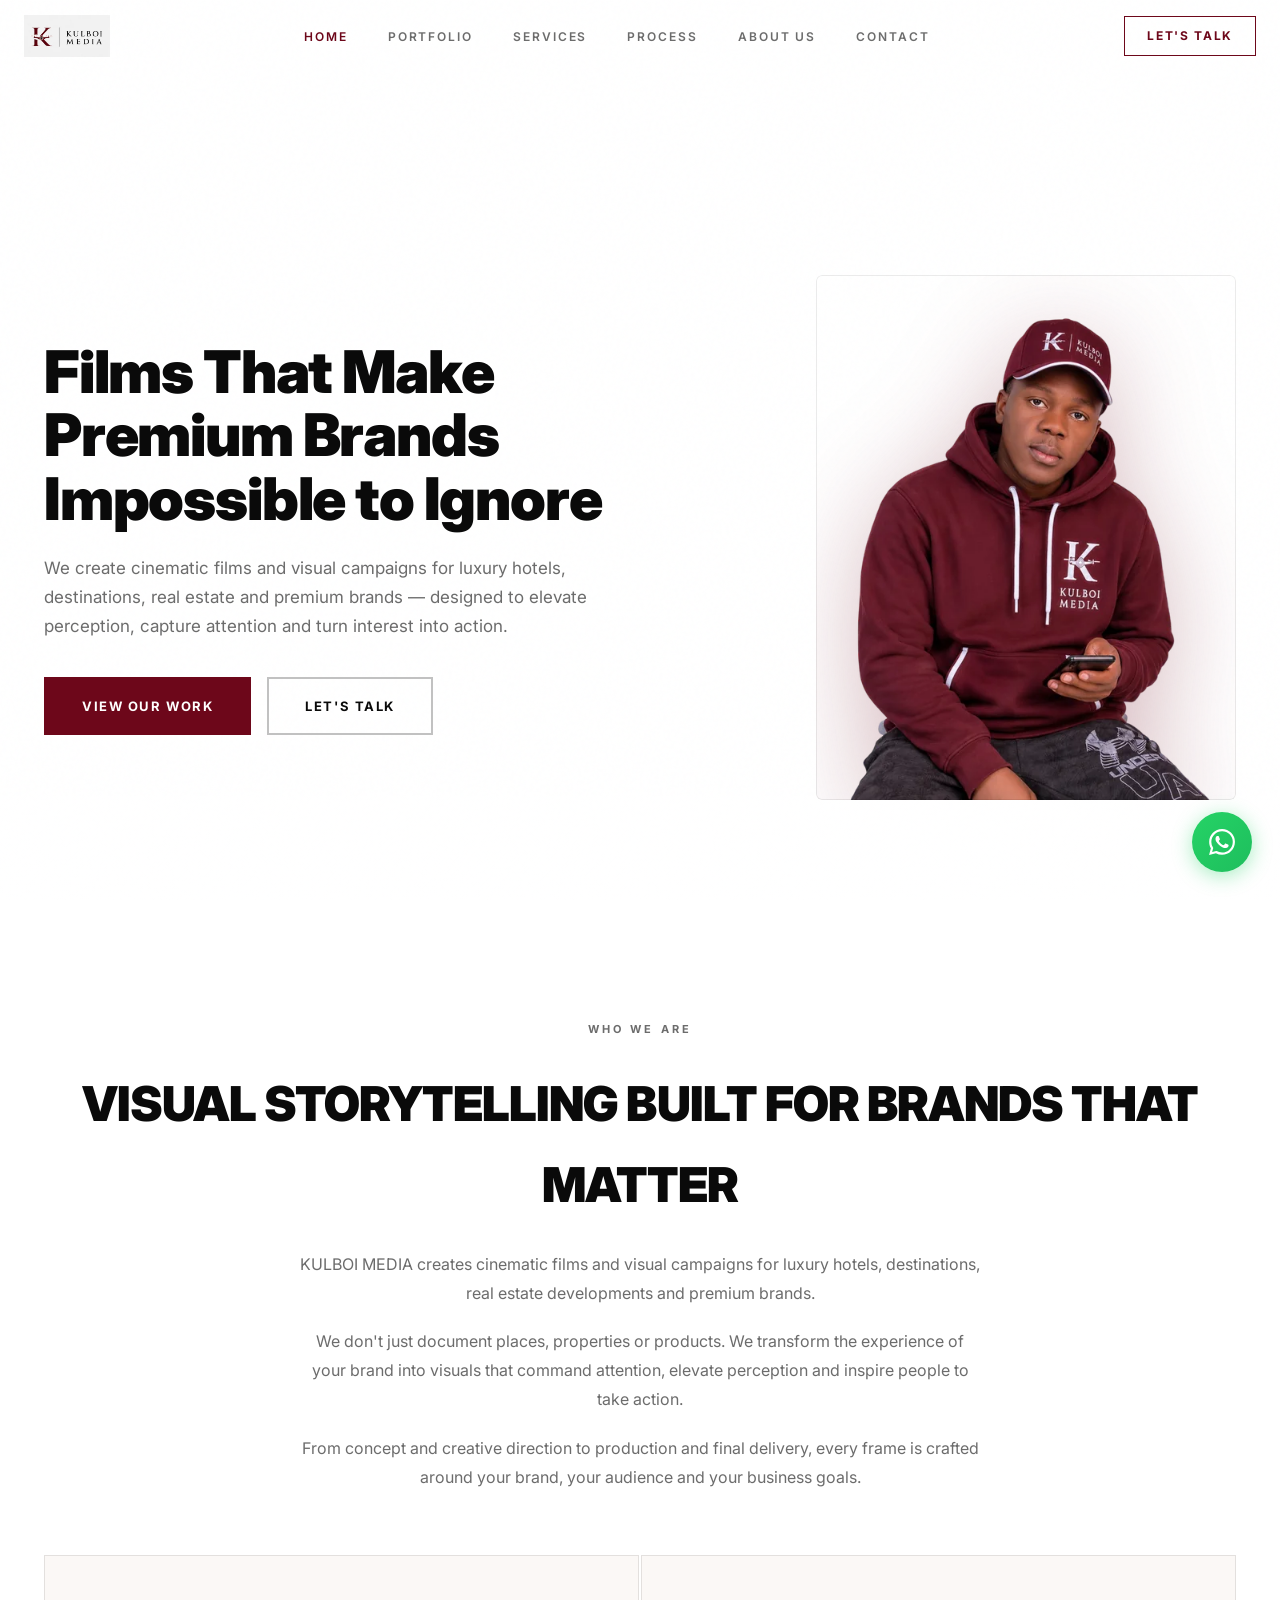
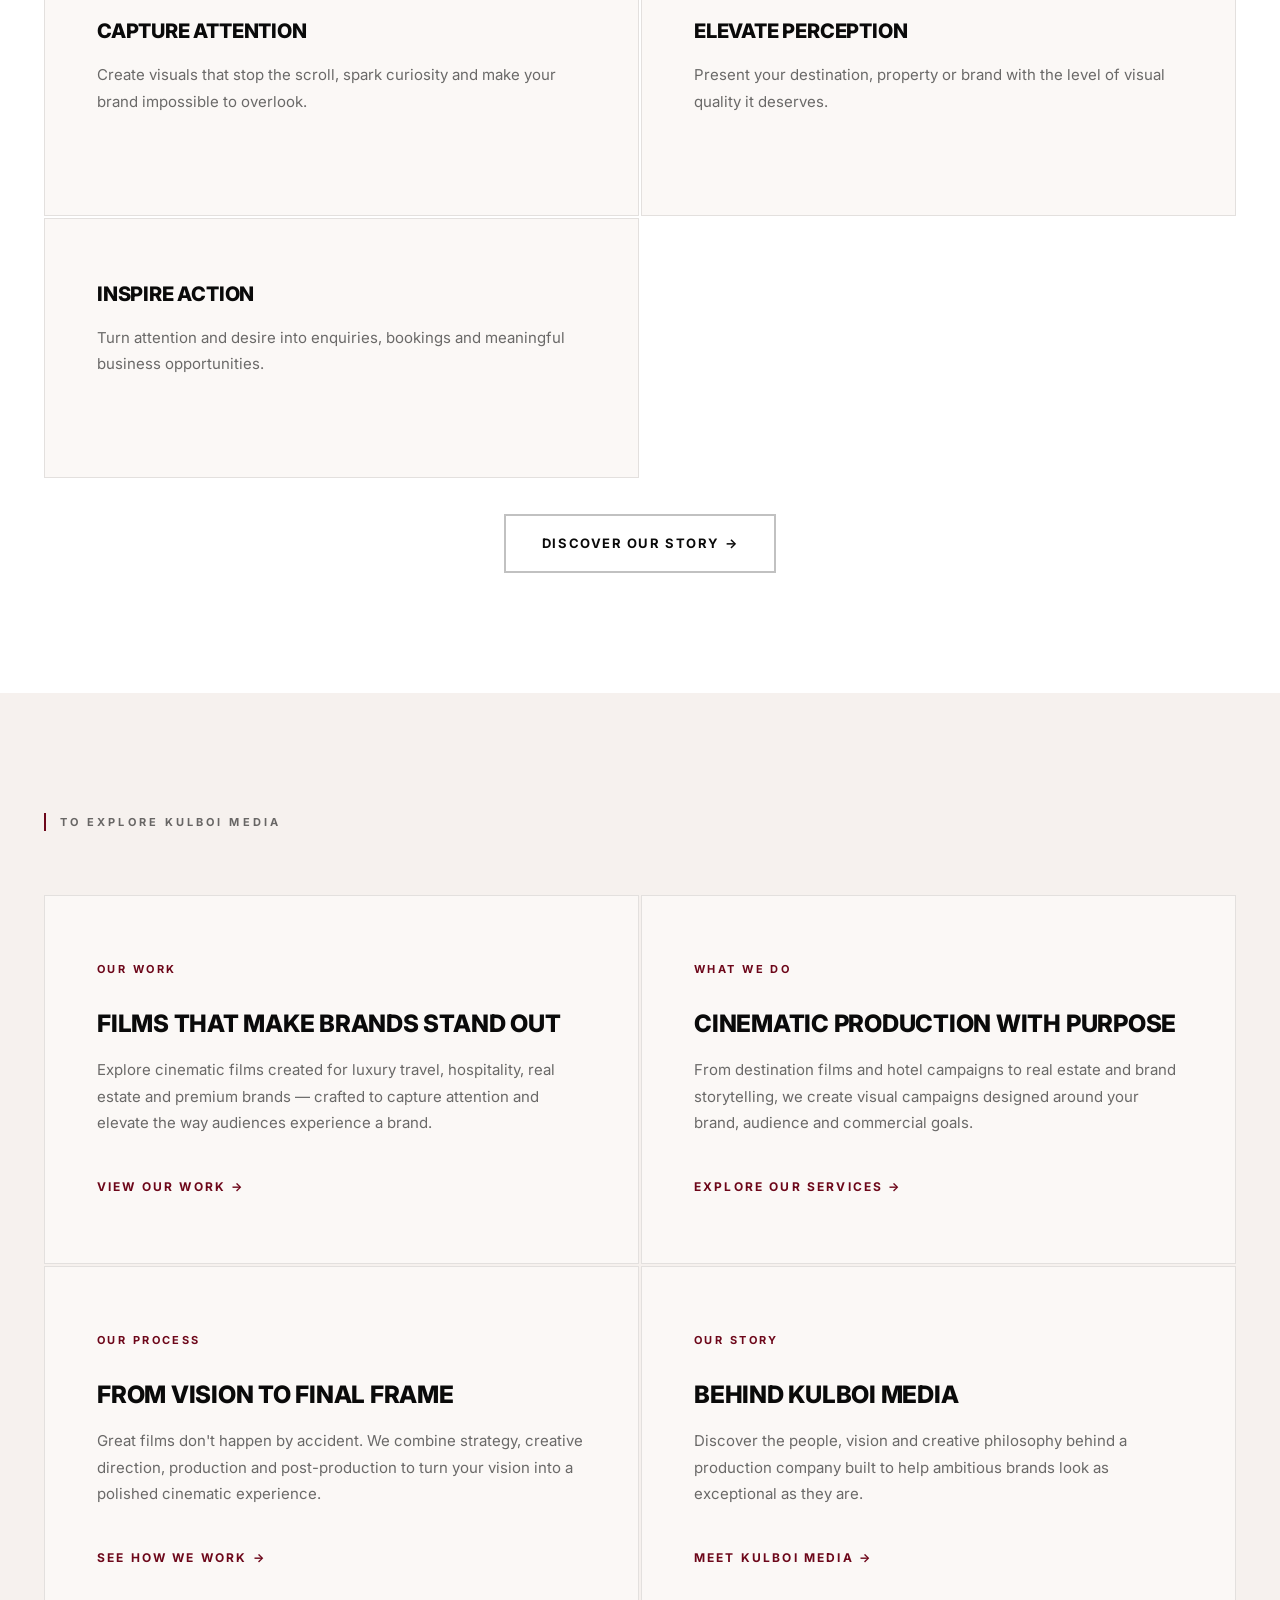
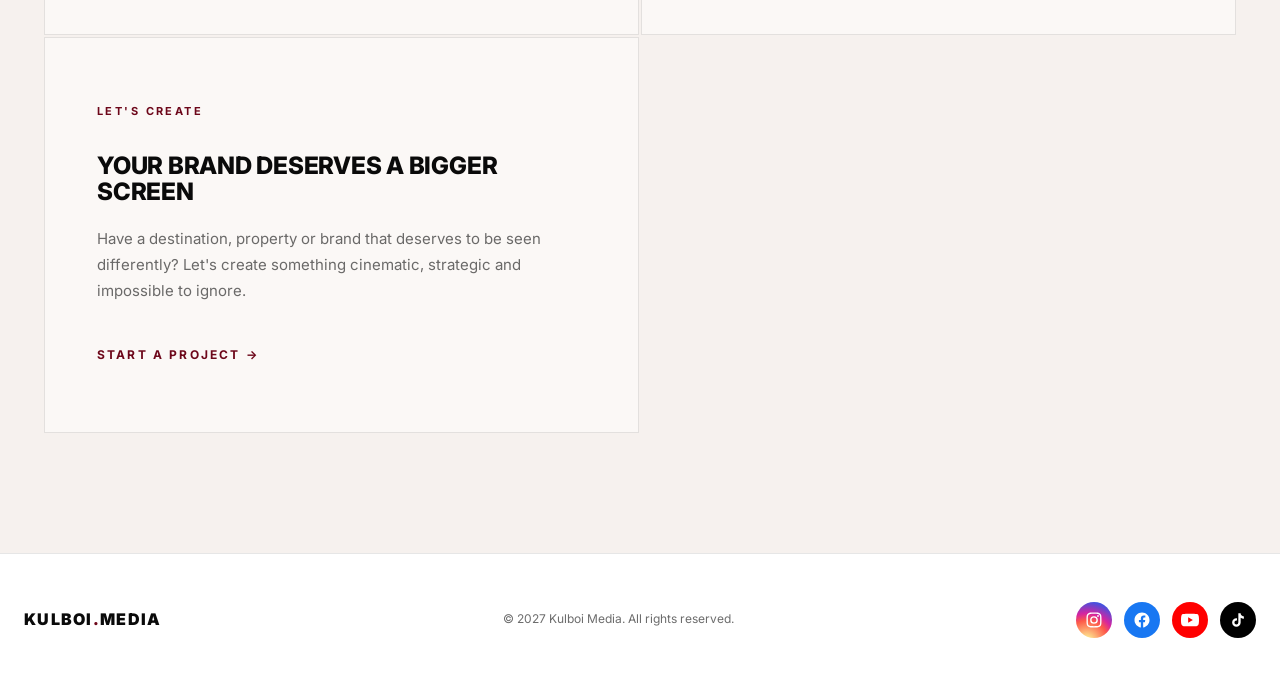
<file: index.html>
<!DOCTYPE html>
<html lang="en">
<head>
  <meta charset="UTF-8" />
  <meta name="viewport" content="width=device-width, initial-scale=1.0" />

  <!-- Google tag (gtag.js) -->
  <script async src="https://www.googletagmanager.com/gtag/js?id=G-SZM7FCKKSF"></script>
  <script>
    window.dataLayer = window.dataLayer || [];
    function gtag(){dataLayer.push(arguments);}
    gtag('js', new Date());
    gtag('config', 'G-SZM7FCKKSF');
  </script>
  <title>Luxury Travel Films & Brand Video Production | Kulboi Media Kenya</title>
  <meta name="description" content="Cinematic travel films, real estate visuals, and brand storytelling for destinations and businesses in Kenya and beyond." />
  <meta name="keywords" content="visual campaigns Kenya, brand films Kenya, destination films Kenya, cinematic content Kenya, real estate video Kenya, creative production Africa, hotel promotional video Kenya, brand video production Kenya" />
  <meta property="og:title" content="Luxury Travel Films & Brand Video Production | Kulboi Media Kenya" />
  <meta property="og:description" content="Cinematic travel films, real estate visuals, and brand storytelling for destinations and businesses in Kenya and beyond." />
  <meta property="og:type" content="website" />
  <meta property="og:url" content="https://www.kulboimedia.co.ke" />
  <meta property="og:site_name" content="Kulboi Media" />
  <meta property="og:locale" content="en_US" />
  <meta property="og:image" content="https://www.kulboimedia.co.ke/images/portfolio-travel.webp" />
  <meta property="og:image:width" content="1297" />
  <meta property="og:image:height" content="1213" />
  <meta name="twitter:card" content="summary_large_image" />
  <meta name="twitter:title" content="Luxury Travel Films & Brand Video Production | Kulboi Media Kenya" />
  <meta name="twitter:description" content="Cinematic travel films, real estate visuals, and brand storytelling for destinations and businesses in Kenya and beyond." />
  <meta name="twitter:image" content="https://www.kulboimedia.co.ke/images/portfolio-travel.webp" />
  <link rel="canonical" href="https://www.kulboimedia.co.ke" />

  <meta name="theme-color" content="#6D071A" />
  <link rel="icon" href="/favicon.ico" sizes="any">
  <link rel="icon" type="image/png" sizes="16x16" href="/favicon-16x16.png">
  <link rel="icon" type="image/png" sizes="32x32" href="/favicon-32x32.png">
  <link rel="icon" type="image/png" sizes="48x48" href="/favicon-48x48.png">
  <link rel="icon" type="image/png" sizes="192x192" href="/android-chrome-192x192.png">
  <link rel="apple-touch-icon" sizes="180x180" href="/apple-touch-icon.png">
  <link rel="manifest" href="/site.webmanifest">

  <!-- JSON-LD Schema: Organization + LocalBusiness -->
  <script type="application/ld+json">
  {
    "@context": "https://schema.org",
    "@graph": [
      {
        "@type": "Organization",
        "@id": "https://www.kulboimedia.co.ke/#organization",
        "name": "Kulboi Media",
        "url": "https://www.kulboimedia.co.ke",
        "logo": {
          "@type": "ImageObject",
          "url": "https://www.kulboimedia.co.ke/images/logo-mark.png"
        },
        "image": "https://www.kulboimedia.co.ke/images/logo-mark.png",
        "email": "kulboimedia@gmail.com",
        "telephone": "+254757309565",
        "description": "Cinematic travel films, real estate visuals, and brand storytelling for destinations and businesses in Kenya and beyond.",
        "sameAs": [
          "https://www.facebook.com/kulboimedia",
          "https://www.instagram.com/kulboimedia",
          "https://www.tiktok.com/@kulboimedia",
          "https://www.youtube.com/@kulboimedia"
        ]
      },
      {
        "@type": "LocalBusiness",
        "@id": "https://www.kulboimedia.co.ke/#localbusiness",
        "parentOrganization": { "@id": "https://www.kulboimedia.co.ke/#organization" },
        "name": "Kulboi Media",
        "url": "https://www.kulboimedia.co.ke",
        "image": "https://www.kulboimedia.co.ke/images/logo-mark.png",
        "telephone": "+254757309565",
        "email": "kulboimedia@gmail.com",
        "priceRange": "$$",
        "address": {
          "@type": "PostalAddress",
          "addressCountry": "KE"
        },
        "areaServed": ["Kenya", "Africa", "Worldwide"],
        "description": "Cinematic travel films, real estate visuals, and brand storytelling for destinations and businesses in Kenya and beyond."
      }
    ]
  }
  </script>

  <link rel="preconnect" href="https://fonts.googleapis.com" />
  <link rel="preconnect" href="https://fonts.gstatic.com" crossorigin />
  <link rel="preload" as="style" href="https://fonts.googleapis.com/css2?family=Inter:wght@400;500;600;700;800;900&display=swap" />
  <link href="https://fonts.googleapis.com/css2?family=Inter:wght@400;500;600;700;800;900&display=swap" rel="stylesheet" media="print" onload="this.media='all'" />
  <noscript><link href="https://fonts.googleapis.com/css2?family=Inter:wght@400;500;600;700;800;900&display=swap" rel="stylesheet" /></noscript>
  <link rel="stylesheet" href="/styles.css" />

</head>
<body>

  <!-- NAV -->
  <nav id="main-nav">
    <div class="nav-inner">
      <a class="nav-logo" href="/"><img class="nav-logo-img" src="/images/logo-nav.webp" alt="Kulboi Media Logo" width="330" height="162" decoding="async" fetchpriority="high" /></a>
      <ul class="nav-links">
        <li><a href="/" aria-current="page">Home</a></li>
        <li><a href="/portfolio">Portfolio</a></li>
        <li><a href="/services">Services</a></li>
        <li><a href="/process">Process</a></li>
        <li><a href="/about">About us</a></li>
        <li><a href="/contact">Contact</a></li>
      </ul>
      <a class="nav-cta" href="https://wa.me/254757309565?text=Hi%20Kulboi%20Media%2C%20I%20want%20to%20book%20a%20project." target="_blank" rel="noopener">Let's Talk</a>
      <button class="hamburger" id="hamburger" aria-label="Toggle menu">
        <span></span><span></span><span></span>
      </button>
    </div>
  </nav>

  <!-- MOBILE MENU -->
  <div class="mobile-menu" id="mobile-menu">
    <a class="mobile-link" href="/" aria-current="page">Home</a>
    <a class="mobile-link" href="/portfolio">Portfolio</a>
    <a class="mobile-link" href="/services">Services</a>
    <a class="mobile-link" href="/process">Process</a>
    <a class="mobile-link" href="/about">About us</a>
    <a class="mobile-link" href="/contact">Contact</a>
    <a href="https://wa.me/254757309565?text=Hi%20Kulboi%20Media%2C%20I%20want%20to%20book%20a%20project." target="_blank" rel="noopener" class="btn-primary">Let's Talk</a>
  </div>

  <!-- HERO -->
  <section id="hero">
    <div class="hero-video-bg">
      <!-- Replace this div with a <video autoplay muted loop playsinline> when deploying -->
    </div>
    <div class="hero-content">
      <div class="hero-grid">
        <div class="hero-copy">
          <h1 class="hero-h1 reveal reveal-delay-2">Films That Make Premium Brands Impossible to Ignore</h1>
          <p class="hero-sub reveal reveal-delay-3" style="margin-bottom:36px;">
            We create cinematic films and visual campaigns for luxury hotels, destinations, real estate and premium brands — designed to elevate perception, capture attention and turn interest into action.
          </p>
          <div class="hero-btns reveal reveal-delay-4">
            <a href="/portfolio" class="btn-primary">View Our Work</a>
            <a href="https://wa.me/254757309565?text=Hi%20Kulboi%20Media%2C%20I%20want%20to%20book%20a%20project." target="_blank" rel="noopener" class="btn-outline">Let's Talk</a>
          </div>
        </div>
        <div class="hero-visual reveal reveal-delay-2">
          <img src="/images/logo-hero.webp" alt="Kulboi Media branded model" width="640" height="655" decoding="async" fetchpriority="high" />
        </div>
      </div>
    </div>
  </section>

  <!-- INTRO -->
  <section id="intro" class="section">
    <div class="container" style="text-align:center;">
      <p class="section-label reveal" style="margin:0 auto 24px; border-left:none; padding-left:0;">WHO WE ARE</p>
      <h2 class="process-title reveal reveal-delay-1" style="margin-bottom:24px;">Visual Storytelling Built for Brands That Matter</h2>
      <p class="why-body reveal reveal-delay-2" style="max-width:680px; margin:0 auto 20px; font-size:16px;">
        KULBOI MEDIA creates cinematic films and visual campaigns for luxury hotels, destinations, real estate developments and premium brands.
      </p>
      <p class="why-body reveal reveal-delay-2" style="max-width:680px; margin:0 auto 20px; font-size:16px;">
        We don't just document places, properties or products. We transform the experience of your brand into visuals that command attention, elevate perception and inspire people to take action.
      </p>
      <p class="why-body reveal reveal-delay-2" style="max-width:680px; margin:0 auto 36px; font-size:16px;">
        From concept and creative direction to production and final delivery, every frame is crafted around your brand, your audience and your business goals.
      </p>
      <div class="services-grid reveal reveal-delay-3" style="text-align:left;">
        <div class="service-card">
          <h3 class="service-title" style="font-size:20px;">CAPTURE ATTENTION</h3>
          <p class="service-desc">Create visuals that stop the scroll, spark curiosity and make your brand impossible to overlook.</p>
        </div>
        <div class="service-card">
          <h3 class="service-title" style="font-size:20px;">ELEVATE PERCEPTION</h3>
          <p class="service-desc">Present your destination, property or brand with the level of visual quality it deserves.</p>
        </div>
        <div class="service-card">
          <h3 class="service-title" style="font-size:20px;">INSPIRE ACTION</h3>
          <p class="service-desc">Turn attention and desire into enquiries, bookings and meaningful business opportunities.</p>
        </div>
      </div>
      <div class="reveal reveal-delay-4" style="margin-top:36px;">
        <a href="/about" class="btn-outline">DISCOVER OUR STORY →</a>
      </div>
    </div>
  </section>

  <!-- EXPLORE / PAGE PREVIEWS -->
  <section id="explore" class="section" style="background: var(--charcoal);">
    <div class="container">
      <p class="section-label reveal">TO EXPLORE KULBOI MEDIA</p>
      <div class="services-grid reveal reveal-delay-1">
        <div class="service-card">
          <span class="service-num">OUR WORK</span>
          <h3 class="service-title" style="font-size:24px;">Films That Make Brands Stand Out</h3>
          <p class="service-desc">Explore cinematic films created for luxury travel, hospitality, real estate and premium brands — crafted to capture attention and elevate the way audiences experience a brand.</p>
          <a href="/portfolio" class="service-link">VIEW OUR WORK →</a>
        </div>
        <div class="service-card">
          <span class="service-num">WHAT WE DO</span>
          <h3 class="service-title" style="font-size:24px;">Cinematic Production With Purpose</h3>
          <p class="service-desc">From destination films and hotel campaigns to real estate and brand storytelling, we create visual campaigns designed around your brand, audience and commercial goals.</p>
          <a href="/services" class="service-link">EXPLORE OUR SERVICES →</a>
        </div>
        <div class="service-card">
          <span class="service-num">OUR PROCESS</span>
          <h3 class="service-title" style="font-size:24px;">From Vision to Final Frame</h3>
          <p class="service-desc">Great films don't happen by accident. We combine strategy, creative direction, production and post-production to turn your vision into a polished cinematic experience.</p>
          <a href="/process" class="service-link">SEE HOW WE WORK →</a>
        </div>
        <div class="service-card">
          <span class="service-num">OUR STORY</span>
          <h3 class="service-title" style="font-size:24px;">Behind KULBOI MEDIA</h3>
          <p class="service-desc">Discover the people, vision and creative philosophy behind a production company built to help ambitious brands look as exceptional as they are.</p>
          <a href="/about" class="service-link">MEET KULBOI MEDIA →</a>
        </div>
        <div class="service-card">
          <span class="service-num">LET'S CREATE</span>
          <h3 class="service-title" style="font-size:24px;">Your Brand Deserves a Bigger Screen</h3>
          <p class="service-desc">Have a destination, property or brand that deserves to be seen differently? Let's create something cinematic, strategic and impossible to ignore.</p>
          <a href="/contact" class="service-link">START A PROJECT →</a>
        </div>
      </div>
    </div>
  </section>

  <!-- FOOTER -->
  <footer>
    <div class="footer-inner">
      <a class="footer-logo" href="/">KULBOI<span>.</span>MEDIA</a>
      <p class="footer-copy">© 2027 Kulboi Media. All rights reserved.</p>
      <div class="social-icons">
        <a href="https://www.instagram.com/kulboimedia" target="_blank" rel="noopener" aria-label="Instagram" class="social-icon-link social-icon-instagram">
          <svg viewBox="0 0 24 24" fill="none" xmlns="http://www.w3.org/2000/svg">
            <path d="M12 2c2.717 0 3.056.01 4.122.06 1.065.05 1.79.217 2.428.465.66.256 1.216.6 1.772 1.153a4.908 4.908 0 0 1 1.153 1.772c.247.637.415 1.363.465 2.428.047 1.066.06 1.405.06 4.122 0 2.717-.01 3.056-.06 4.122-.05 1.065-.218 1.79-.465 2.428a4.883 4.883 0 0 1-1.153 1.772 4.915 4.915 0 0 1-1.772 1.153c-.637.247-1.363.415-2.428.465-1.066.047-1.405.06-4.122.06-2.717 0-3.056-.01-4.122-.06-1.065-.05-1.79-.218-2.428-.465a4.89 4.89 0 0 1-1.772-1.153 4.904 4.904 0 0 1-1.153-1.772c-.248-.637-.415-1.363-.465-2.428C2.013 15.056 2 14.717 2 12c0-2.717.01-3.056.06-4.122.05-1.066.217-1.79.465-2.428a4.9 4.9 0 0 1 1.153-1.772A4.897 4.897 0 0 1 5.45 2.525c.638-.248 1.362-.415 2.428-.465C8.944 2.013 9.283 2 12 2zm0 1.802c-2.67 0-2.986.01-4.04.058-.976.045-1.505.207-1.858.344-.466.182-.8.398-1.15.748-.35.35-.566.683-.748 1.15-.137.353-.3.882-.344 1.857-.048 1.055-.058 1.37-.058 4.041 0 2.67.01 2.986.058 4.04.045.976.207 1.505.344 1.858.182.466.399.8.748 1.15.35.35.684.566 1.15.748.353.137.882.3 1.857.344 1.054.048 1.37.058 4.041.058 2.67 0 2.987-.01 4.04-.058.976-.045 1.506-.207 1.858-.344.466-.182.8-.398 1.15-.748.35-.35.567-.684.748-1.15.137-.353.3-.882.345-1.857.047-1.055.058-1.37.058-4.041 0-2.67-.01-2.986-.058-4.04-.046-.976-.208-1.505-.345-1.858a3.097 3.097 0 0 0-.748-1.15 3.098 3.098 0 0 0-1.15-.748c-.352-.137-.882-.3-1.857-.344-1.054-.048-1.37-.058-4.041-.058zM12 6.865A5.135 5.135 0 1 1 12 17.135 5.135 5.135 0 0 1 12 6.865zm0 1.802a3.333 3.333 0 1 0 0 6.666 3.333 3.333 0 0 0 0-6.666zm6.538-2.002a1.2 1.2 0 1 1-2.4 0 1.2 1.2 0 0 1 2.4 0z" fill="white"/>
          </svg>
        </a>
        <a href="https://www.facebook.com/kulboimedia" target="_blank" rel="noopener" aria-label="Facebook" class="social-icon-link social-icon-facebook">
          <svg viewBox="0 0 24 24" fill="none" xmlns="http://www.w3.org/2000/svg">
            <path d="M22 12.06C22 6.504 17.523 2 12 2S2 6.504 2 12.06c0 5.022 3.657 9.184 8.438 9.94v-7.03H7.898v-2.91h2.54V9.845c0-2.522 1.492-3.915 3.777-3.915 1.094 0 2.238.197 2.238.197v2.476h-1.26c-1.243 0-1.63.78-1.63 1.58v1.897h2.773l-.443 2.91h-2.33V22c4.78-.756 8.437-4.918 8.437-9.94z" fill="white"/>
          </svg>
        </a>
        <a href="https://www.youtube.com/@kulboimedia" target="_blank" rel="noopener" aria-label="YouTube" class="social-icon-link social-icon-youtube">
          <svg viewBox="0 0 24 24" fill="none" xmlns="http://www.w3.org/2000/svg">
            <path d="M23.498 6.186a3.016 3.016 0 0 0-2.122-2.136C19.505 3.545 12 3.545 12 3.545s-7.505 0-9.377.505A3.017 3.017 0 0 0 .502 6.186C0 8.07 0 12 0 12s0 3.93.502 5.814a3.016 3.016 0 0 0 2.122 2.136c1.871.505 9.376.505 9.376.505s7.505 0 9.377-.505a3.015 3.015 0 0 0 2.122-2.136C24 15.93 24 12 24 12s0-3.93-.502-5.814zM9.546 15.568V8.432L15.818 12l-6.272 3.568z" fill="white"/>
          </svg>
        </a>
        <a href="https://www.tiktok.com/@kulboimedia" target="_blank" rel="noopener" aria-label="TikTok" class="social-icon-link social-icon-tiktok">
          <svg viewBox="0 0 24 24" fill="none" xmlns="http://www.w3.org/2000/svg">
            <path d="M16.6 5.82s.51.5 0 0A4.278 4.278 0 0 1 15.54 3h-3.09v12.4a2.592 2.592 0 0 1-2.59 2.5c-1.42 0-2.6-1.16-2.6-2.6 0-1.72 1.66-3.01 3.37-2.48V9.66c-3.45-.46-6.47 2.22-6.47 5.64 0 3.33 2.76 5.7 5.69 5.7 3.14 0 5.69-2.55 5.69-5.7V9.01a7.35 7.35 0 0 0 4.3 1.38V7.3s-1.88.09-3.24-1.48z" fill="white"/>
          </svg>
        </a>
      </div>
    </div>
  </footer>

  <!-- WHATSAPP FLOAT -->
  <a class="wa-float" href="https://wa.me/254757309565?text=Hi%20Kulboi%20Media%2C%20I%20want%20to%20book%20a%20project." target="_blank" rel="noopener" aria-label="Chat on WhatsApp">
    <span class="wa-label">Book on WhatsApp</span>
    <svg width="26" height="26" viewBox="0 0 24 24" fill="white" xmlns="http://www.w3.org/2000/svg">
      <path d="M17.472 14.382c-.297-.149-1.758-.867-2.03-.967-.273-.099-.471-.148-.67.15-.197.297-.767.966-.94 1.164-.173.199-.347.223-.644.075-.297-.15-1.255-.463-2.39-1.475-.883-.788-1.48-1.761-1.653-2.059-.173-.297-.018-.458.13-.606.134-.133.298-.347.446-.52.149-.174.198-.298.298-.497.099-.198.05-.371-.025-.52-.075-.149-.669-1.612-.916-2.207-.242-.579-.487-.5-.669-.51-.173-.008-.371-.01-.57-.01-.198 0-.52.074-.792.372-.272.297-1.04 1.016-1.04 2.479 0 1.462 1.065 2.875 1.213 3.074.149.198 2.096 3.2 5.077 4.487.709.306 1.262.489 1.694.625.712.227 1.36.195 1.871.118.571-.085 1.758-.719 2.006-1.413.248-.694.248-1.289.173-1.413-.074-.124-.272-.198-.57-.347m-5.421 7.403h-.004a9.87 9.87 0 01-5.031-1.378l-.361-.214-3.741.982.998-3.648-.235-.374a9.86 9.86 0 01-1.51-5.26c.001-5.45 4.436-9.884 9.888-9.884 2.64 0 5.122 1.03 6.988 2.898a9.825 9.825 0 012.893 6.994c-.003 5.45-4.437 9.884-9.885 9.884m8.413-18.297A11.815 11.815 0 0012.05 0C5.495 0 .16 5.335.157 11.892c0 2.096.547 4.142 1.588 5.945L.057 24l6.305-1.654a11.882 11.882 0 005.683 1.448h.005c6.554 0 11.89-5.335 11.893-11.893a11.821 11.821 0 00-3.48-8.413z"/>
    </svg>
  </a>

  <script src="/main.js" defer></script>
</body>
</html>
</file>
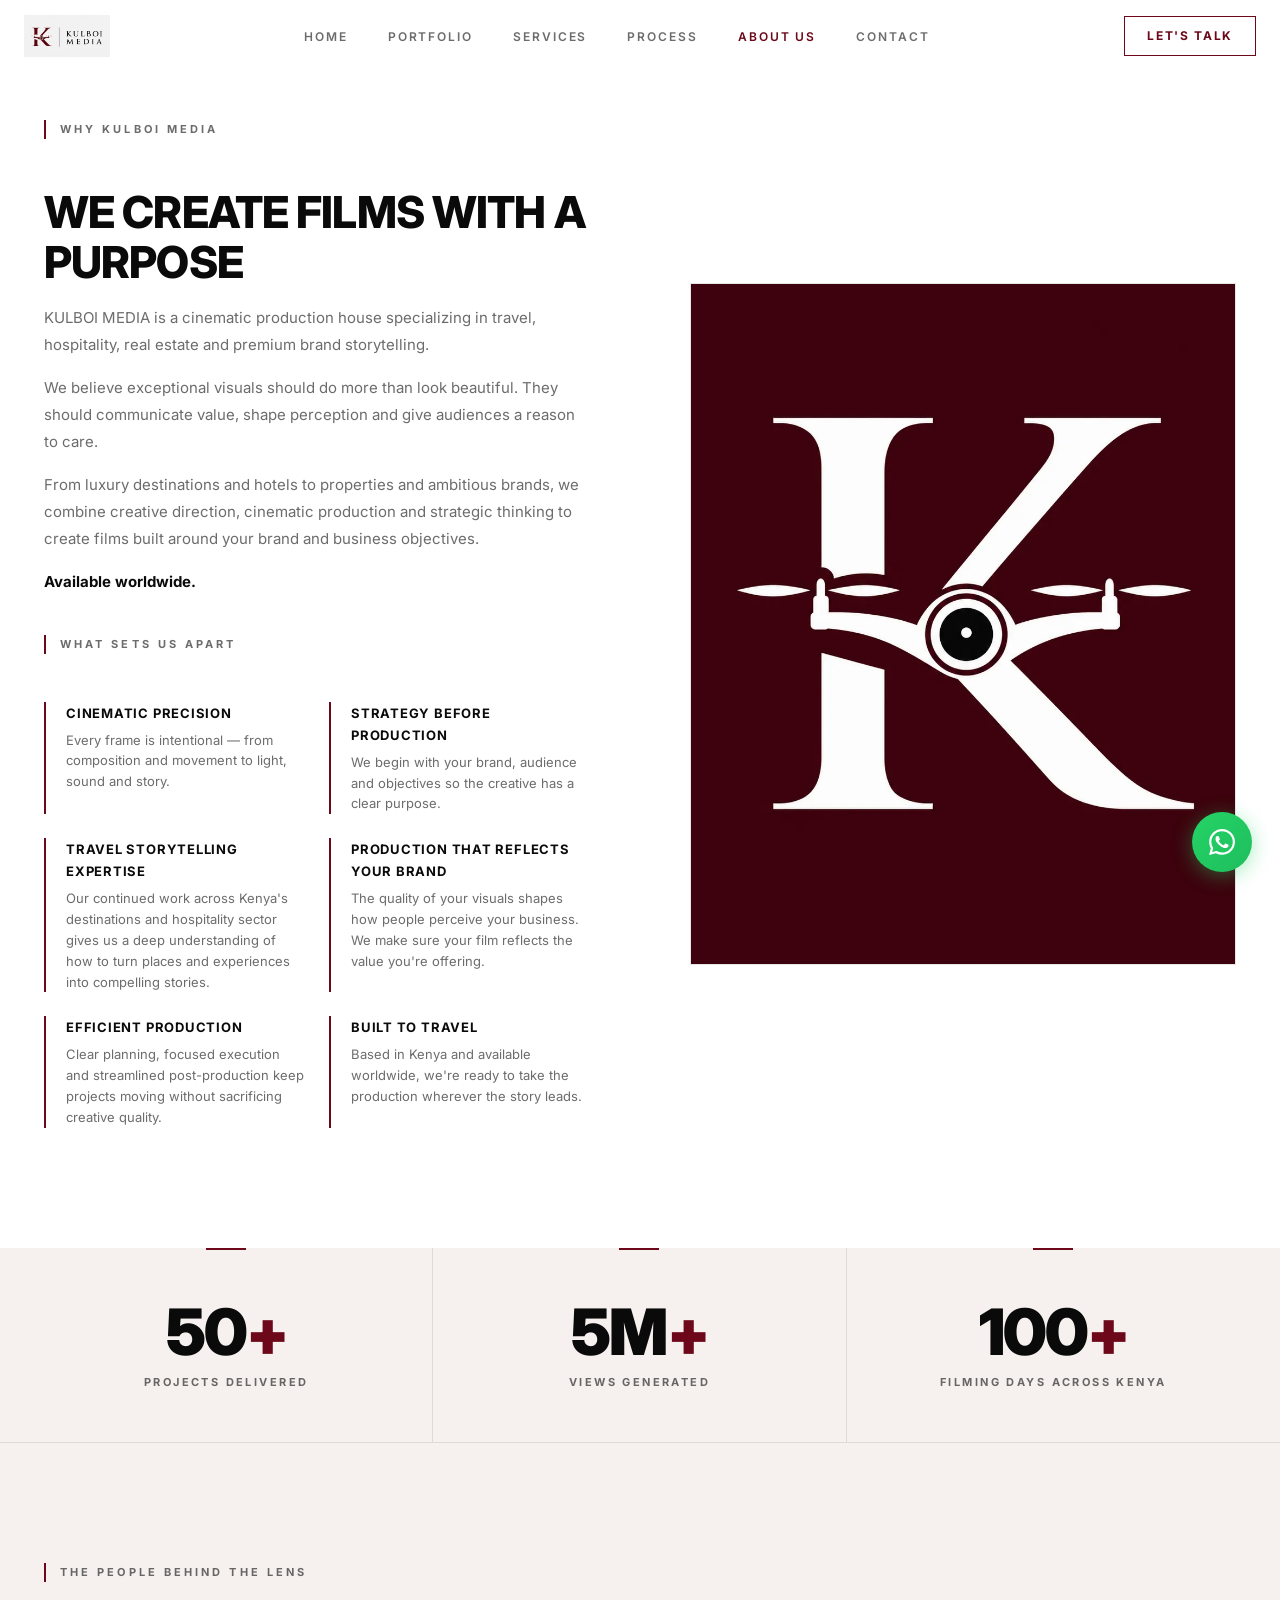
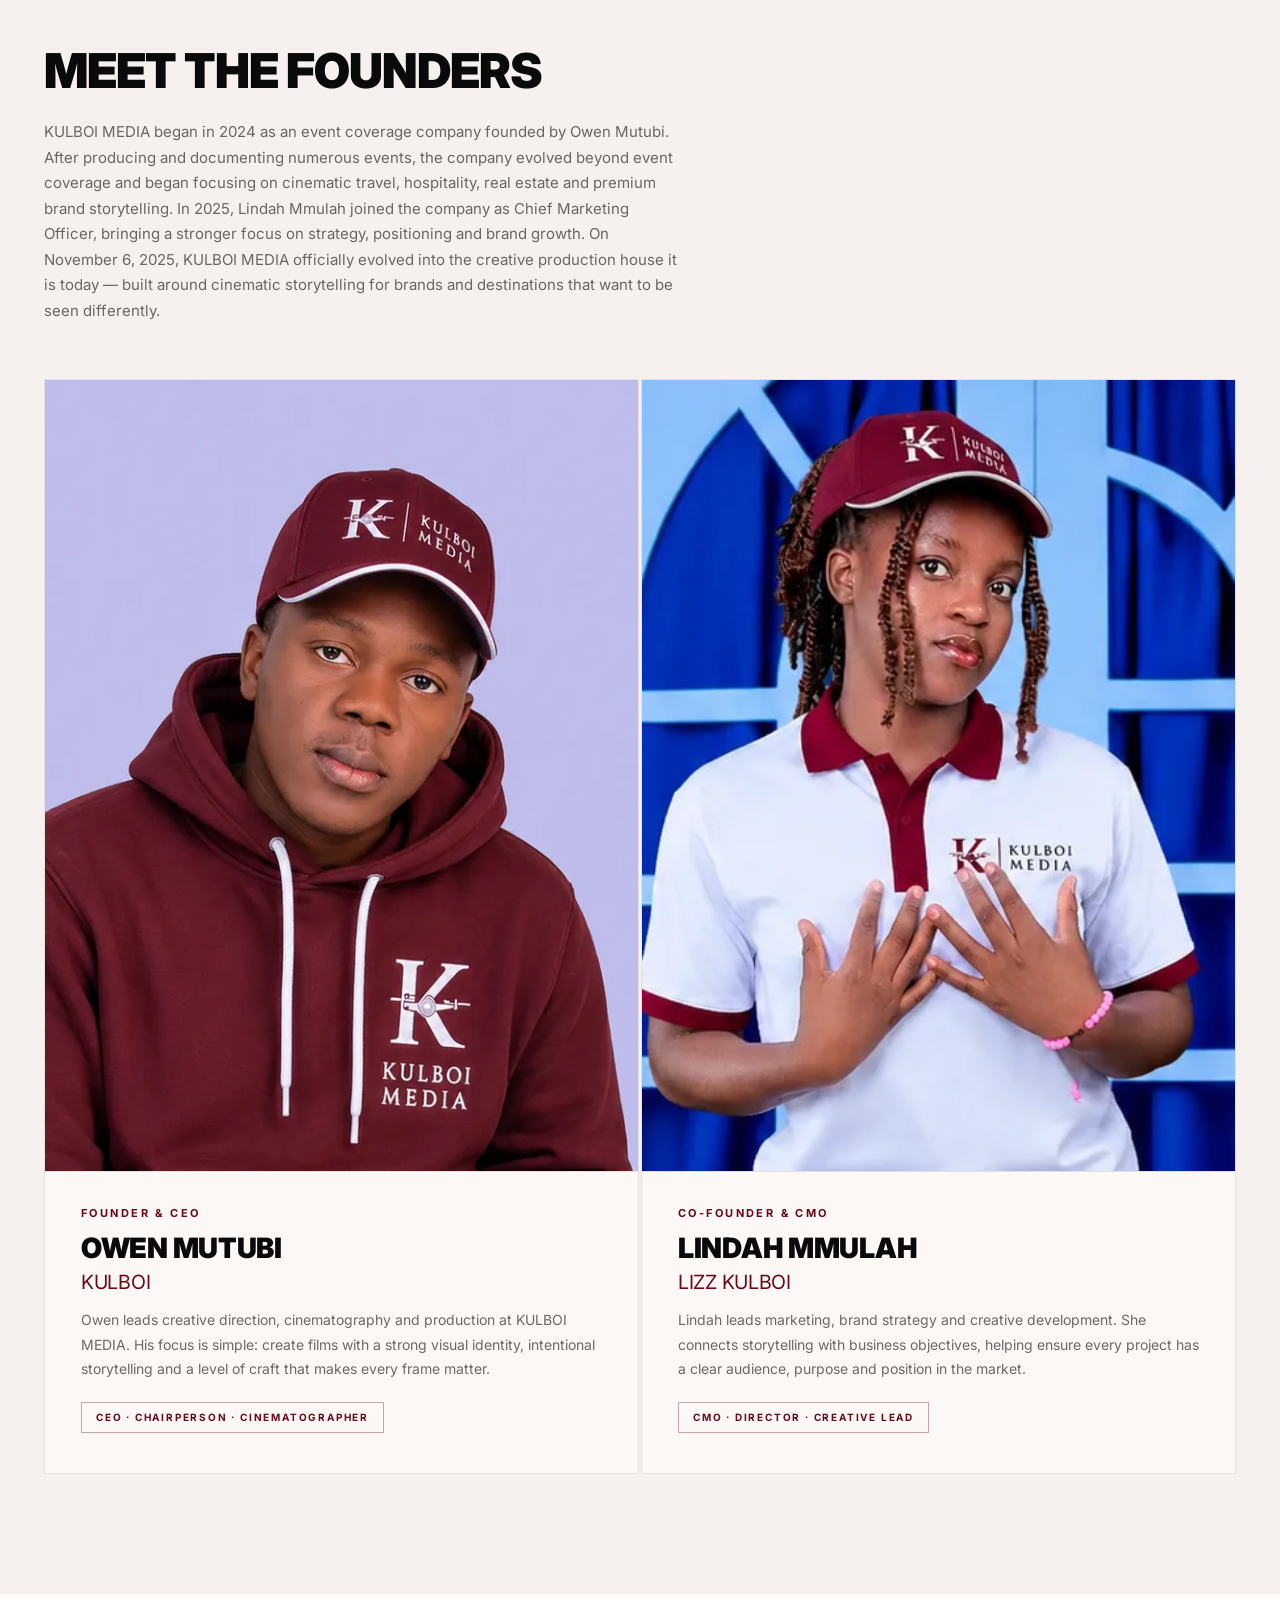
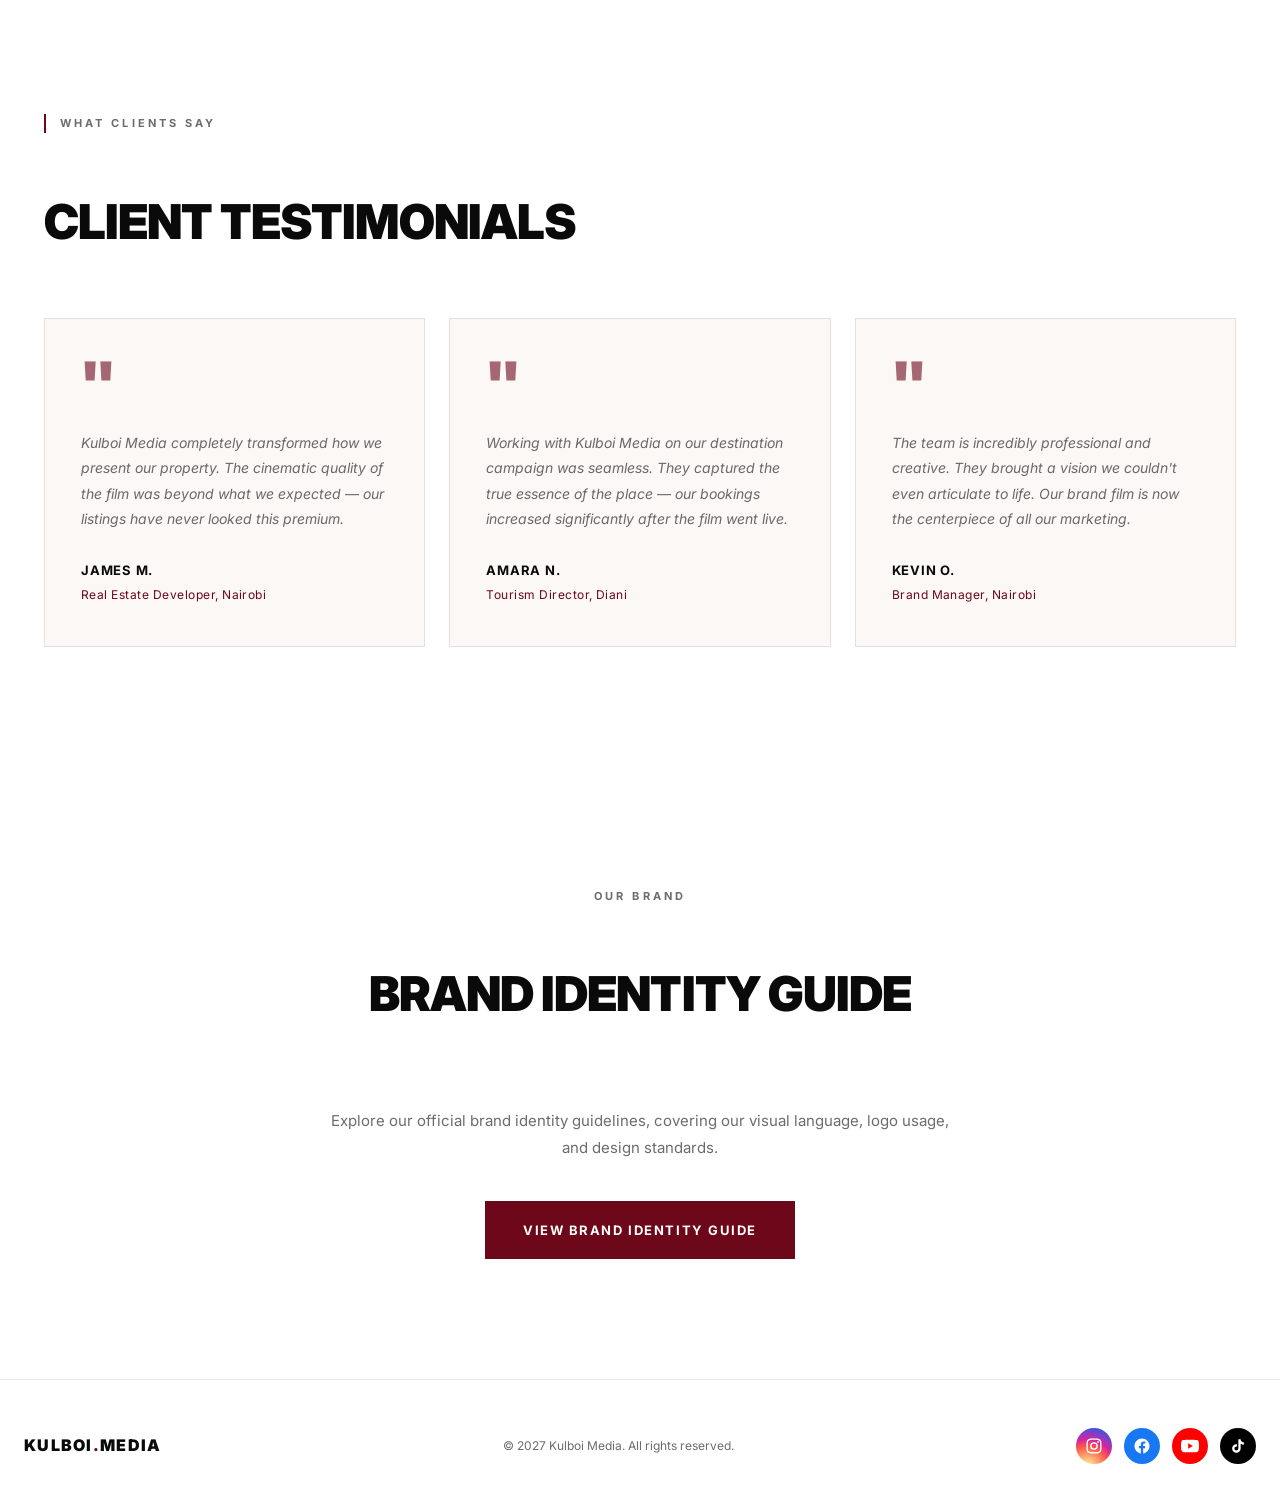
<file: about/index.html>
<!DOCTYPE html>
<html lang="en">
<head>
  <meta charset="UTF-8" />
  <meta name="viewport" content="width=device-width, initial-scale=1.0" />

  <!-- Google tag (gtag.js) -->
  <script async src="https://www.googletagmanager.com/gtag/js?id=G-SZM7FCKKSF"></script>
  <script>
    window.dataLayer = window.dataLayer || [];
    function gtag(){dataLayer.push(arguments);}
    gtag('js', new Date());
    gtag('config', 'G-SZM7FCKKSF');
  </script>
  <title>About Us | Meet The Founders | Kulboi Media Kenya</title>
  <meta name="description" content="Learn about Kulboi Media, our story, our founders Owen Mutubi and Lindah Mmulah, and our brand identity guidelines." />
  <meta name="keywords" content="visual campaigns Kenya, brand films Kenya, destination films Kenya, cinematic content Kenya, real estate video Kenya, creative production Africa, hotel promotional video Kenya, brand video production Kenya" />
  <meta property="og:title" content="About Us | Meet The Founders | Kulboi Media Kenya" />
  <meta property="og:description" content="Learn about Kulboi Media, our story, our founders Owen Mutubi and Lindah Mmulah, and our brand identity guidelines." />
  <meta property="og:type" content="website" />
  <meta property="og:url" content="https://www.kulboimedia.co.ke/about" />
  <meta property="og:site_name" content="Kulboi Media" />
  <meta property="og:locale" content="en_US" />
  <meta property="og:image" content="https://www.kulboimedia.co.ke/images/founder-owen.webp" />
  <meta property="og:image:width" content="800" />
  <meta property="og:image:height" content="823" />
  <meta name="twitter:card" content="summary_large_image" />
  <meta name="twitter:title" content="About Us | Meet The Founders | Kulboi Media Kenya" />
  <meta name="twitter:description" content="Learn about Kulboi Media, our story, our founders Owen Mutubi and Lindah Mmulah, and our brand identity guidelines." />
  <meta name="twitter:image" content="https://www.kulboimedia.co.ke/images/founder-owen.webp" />
  <link rel="canonical" href="https://www.kulboimedia.co.ke/about" />

  <meta name="theme-color" content="#6D071A" />
  <link rel="icon" href="/favicon.ico" sizes="any">
  <link rel="icon" type="image/png" sizes="16x16" href="/favicon-16x16.png">
  <link rel="icon" type="image/png" sizes="32x32" href="/favicon-32x32.png">
  <link rel="icon" type="image/png" sizes="48x48" href="/favicon-48x48.png">
  <link rel="icon" type="image/png" sizes="192x192" href="/android-chrome-192x192.png">
  <link rel="apple-touch-icon" sizes="180x180" href="/apple-touch-icon.png">
  <link rel="manifest" href="/site.webmanifest">

  <!-- JSON-LD Schema: Organization + LocalBusiness -->
  <script type="application/ld+json">
  {
    "@context": "https://schema.org",
    "@graph": [
      {
        "@type": "Organization",
        "@id": "https://www.kulboimedia.co.ke/#organization",
        "name": "Kulboi Media",
        "url": "https://www.kulboimedia.co.ke",
        "logo": {
          "@type": "ImageObject",
          "url": "https://www.kulboimedia.co.ke/images/logo-mark.png"
        },
        "image": "https://www.kulboimedia.co.ke/images/logo-mark.png",
        "email": "kulboimedia@gmail.com",
        "telephone": "+254757309565",
        "description": "Cinematic travel films, real estate visuals, and brand storytelling for destinations and businesses in Kenya and beyond.",
        "sameAs": [
          "https://www.facebook.com/kulboimedia",
          "https://www.instagram.com/kulboimedia",
          "https://www.tiktok.com/@kulboimedia",
          "https://www.youtube.com/@kulboimedia"
        ]
      },
      {
        "@type": "LocalBusiness",
        "@id": "https://www.kulboimedia.co.ke/#localbusiness",
        "parentOrganization": { "@id": "https://www.kulboimedia.co.ke/#organization" },
        "name": "Kulboi Media",
        "url": "https://www.kulboimedia.co.ke",
        "image": "https://www.kulboimedia.co.ke/images/logo-mark.png",
        "telephone": "+254757309565",
        "email": "kulboimedia@gmail.com",
        "priceRange": "$$",
        "address": {
          "@type": "PostalAddress",
          "addressCountry": "KE"
        },
        "areaServed": ["Kenya", "Africa", "Worldwide"],
        "description": "Cinematic travel films, real estate visuals, and brand storytelling for destinations and businesses in Kenya and beyond."
      }
    ]
  }
  </script>

  <link rel="preconnect" href="https://fonts.googleapis.com" />
  <link rel="preconnect" href="https://fonts.gstatic.com" crossorigin />
  <link rel="preload" as="style" href="https://fonts.googleapis.com/css2?family=Inter:wght@400;500;600;700;800;900&display=swap" />
  <link href="https://fonts.googleapis.com/css2?family=Inter:wght@400;500;600;700;800;900&display=swap" rel="stylesheet" media="print" onload="this.media='all'" />
  <noscript><link href="https://fonts.googleapis.com/css2?family=Inter:wght@400;500;600;700;800;900&display=swap" rel="stylesheet" /></noscript>
  <link rel="stylesheet" href="/styles.css" />

</head>
<body>

  <!-- NAV -->
  <nav id="main-nav">
    <div class="nav-inner">
      <a class="nav-logo" href="/"><img class="nav-logo-img" src="/images/logo-nav.webp" alt="Kulboi Media Logo" width="330" height="162" decoding="async" fetchpriority="high" /></a>
      <ul class="nav-links">
        <li><a href="/">Home</a></li>
        <li><a href="/portfolio">Portfolio</a></li>
        <li><a href="/services">Services</a></li>
        <li><a href="/process">Process</a></li>
        <li><a href="/about" aria-current="page">About us</a></li>
        <li><a href="/contact">Contact</a></li>
      </ul>
      <a class="nav-cta" href="https://wa.me/254757309565?text=Hi%20Kulboi%20Media%2C%20I%20want%20to%20book%20a%20project." target="_blank" rel="noopener">Let's Talk</a>
      <button class="hamburger" id="hamburger" aria-label="Toggle menu">
        <span></span><span></span><span></span>
      </button>
    </div>
  </nav>

  <!-- MOBILE MENU -->
  <div class="mobile-menu" id="mobile-menu">
    <a class="mobile-link" href="/">Home</a>
    <a class="mobile-link" href="/portfolio">Portfolio</a>
    <a class="mobile-link" href="/services">Services</a>
    <a class="mobile-link" href="/process">Process</a>
    <a class="mobile-link" href="/about" aria-current="page">About us</a>
    <a class="mobile-link" href="/contact">Contact</a>
    <a href="https://wa.me/254757309565?text=Hi%20Kulboi%20Media%2C%20I%20want%20to%20book%20a%20project." target="_blank" rel="noopener" class="btn-primary">Let's Talk</a>
  </div>

  <!-- WHY KULBOI MEDIA -->
  <section id="why" class="section">
    <div class="container">
      <div class="why-inner">
        <div>
          <p class="section-label reveal">Why Kulboi Media</p>
          <h2 class="why-headline reveal reveal-delay-1">
            We Create Films With a Purpose
          </h2>
          <p class="why-body reveal reveal-delay-2">
            KULBOI MEDIA is a cinematic production house specializing in travel, hospitality, real estate and premium brand storytelling.
          </p>
          <p class="why-body reveal reveal-delay-2">
            We believe exceptional visuals should do more than look beautiful. They should communicate value, shape perception and give audiences a reason to care.
          </p>
          <p class="why-body reveal reveal-delay-2">
            From luxury destinations and hotels to properties and ambitious brands, we combine creative direction, cinematic production and strategic thinking to create films built around your brand and business objectives.
          </p>
          <p class="why-body reveal reveal-delay-2" style="font-weight:700; color: var(--white);">
            Available worldwide.
          </p>
          <p class="section-label reveal reveal-delay-2" style="margin-top:40px;">What Sets Us Apart</p>
          <div class="why-highlights reveal reveal-delay-3" style="grid-template-columns:1fr 1fr;">
            <div class="why-item">
              <div class="why-item-title">Cinematic Precision</div>
              <div class="why-item-desc">Every frame is intentional — from composition and movement to light, sound and story.</div>
            </div>
            <div class="why-item">
              <div class="why-item-title">Strategy Before Production</div>
              <div class="why-item-desc">We begin with your brand, audience and objectives so the creative has a clear purpose.</div>
            </div>
            <div class="why-item">
              <div class="why-item-title">Travel Storytelling Expertise</div>
              <div class="why-item-desc">Our continued work across Kenya's destinations and hospitality sector gives us a deep understanding of how to turn places and experiences into compelling stories.</div>
            </div>
            <div class="why-item">
              <div class="why-item-title">Production That Reflects Your Brand</div>
              <div class="why-item-desc">The quality of your visuals shapes how people perceive your business. We make sure your film reflects the value you're offering.</div>
            </div>
            <div class="why-item">
              <div class="why-item-title">Efficient Production</div>
              <div class="why-item-desc">Clear planning, focused execution and streamlined post-production keep projects moving without sacrificing creative quality.</div>
            </div>
            <div class="why-item">
              <div class="why-item-title">Built to Travel</div>
              <div class="why-item-desc">Based in Kenya and available worldwide, we're ready to take the production wherever the story leads.</div>
            </div>
          </div>
        </div>
        <div class="reveal reveal-delay-2">
          <div class="why-visual" style="background:#FFFFFF;display:flex;align-items:center;justify-content:center;border:1px solid var(--border);">
            <img src="/images/why-visual.webp" alt="Kulboi Media Logo" width="1254" height="1254" loading="lazy" decoding="async" style="width:100%;height:100%;object-fit:cover;" />
          </div>
        </div>
      </div>
    </div>
  </section>

  <!-- STATS BAR -->
  <section id="stats-bar">
    <div class="stats-bar-inner">
      <div class="stat-item reveal">
        <span class="stat-number">50<span>+</span></span>
        <span class="stat-label">Projects Delivered</span>
      </div>
      <div class="stat-item reveal reveal-delay-1">
        <span class="stat-number">5M<span>+</span></span>
        <span class="stat-label">Views Generated</span>
      </div>
      <div class="stat-item reveal reveal-delay-2">
        <span class="stat-number">100<span>+</span></span>
        <span class="stat-label">Filming Days Across Kenya</span>
      </div>
    </div>
  </section>

  <!-- FOUNDERS -->
  <section id="founders" class="section">
    <div class="container">
      <p class="section-label reveal">The People Behind The Lens</p>
      <h2 class="process-title reveal reveal-delay-1" style="margin-bottom: 8px;">Meet The Founders</h2>
      <p class="hero-sub reveal reveal-delay-2" style="max-width:640px; margin-bottom:0; color:var(--white-dim); font-size:15px;">
        KULBOI MEDIA began in 2024 as an event coverage company founded by Owen Mutubi. After producing and documenting numerous events, the company evolved beyond event coverage and began focusing on cinematic travel, hospitality, real estate and premium brand storytelling. In 2025, Lindah Mmulah joined the company as Chief Marketing Officer, bringing a stronger focus on strategy, positioning and brand growth. On November 6, 2025, KULBOI MEDIA officially evolved into the creative production house it is today — built around cinematic storytelling for brands and destinations that want to be seen differently.
      </p>
      <div class="founders-grid" style="margin-top:56px;">
        <!-- Owen -->
        <div class="founder-card reveal reveal-delay-1">
          <div class="founder-img-wrap">
            <img src="/images/founder-owen.webp" alt="Owen Mutubi — CEO, Kulboi Media" width="800" height="823" loading="lazy" decoding="async" />
          </div>
          <div class="founder-info">
            <span class="founder-role">Founder &amp; CEO</span>
            <h3 class="founder-name">Owen Mutubi<br><em style="font-weight:400; font-style:normal; color:var(--orange); font-size:0.7em;">Kulboi</em></h3>
            <p class="founder-bio">Owen leads creative direction, cinematography and production at KULBOI MEDIA. His focus is simple: create films with a strong visual identity, intentional storytelling and a level of craft that makes every frame matter.</p>
            <span class="founder-tag">CEO · Chairperson · Cinematographer</span>
          </div>
        </div>
        <!-- Lindah -->
        <div class="founder-card reveal reveal-delay-2">
          <div class="founder-img-wrap">
            <img src="/images/founder-lindah.webp" alt="Lindah Mmulah — CMO, Kulboi Media" width="565" height="602" loading="lazy" decoding="async" />
          </div>
          <div class="founder-info">
            <span class="founder-role">Co-Founder &amp; CMO</span>
            <h3 class="founder-name">Lindah Mmulah<br><em style="font-weight:400; font-style:normal; color:var(--orange); font-size:0.7em;">Lizz Kulboi</em></h3>
            <p class="founder-bio">Lindah leads marketing, brand strategy and creative development. She connects storytelling with business objectives, helping ensure every project has a clear audience, purpose and position in the market.</p>
            <span class="founder-tag">CMO · Director · Creative Lead</span>
          </div>
        </div>
      </div>
    </div>
  </section>

  <!-- TESTIMONIALS -->
  <section id="testimonials" class="section" style="background: var(--black);">
    <div class="container">
      <p class="section-label reveal">What Clients Say</p>
      <h2 class="process-title reveal reveal-delay-1" style="margin-bottom: 56px;">Client Testimonials</h2>
      <div class="testimonials-grid reveal reveal-delay-2">
        <div class="testimonial-card">
          <div class="testimonial-quote">"</div>
          <p class="testimonial-text">Kulboi Media completely transformed how we present our property. The cinematic quality of the film was beyond what we expected — our listings have never looked this premium.</p>
          <div class="testimonial-author">
            <div class="testimonial-name">James M.</div>
            <div class="testimonial-role">Real Estate Developer, Nairobi</div>
          </div>
        </div>
        <div class="testimonial-card">
          <div class="testimonial-quote">"</div>
          <p class="testimonial-text">Working with Kulboi Media on our destination campaign was seamless. They captured the true essence of the place — our bookings increased significantly after the film went live.</p>
          <div class="testimonial-author">
            <div class="testimonial-name">Amara N.</div>
            <div class="testimonial-role">Tourism Director, Diani</div>
          </div>
        </div>
        <div class="testimonial-card">
          <div class="testimonial-quote">"</div>
          <p class="testimonial-text">The team is incredibly professional and creative. They brought a vision we couldn't even articulate to life. Our brand film is now the centerpiece of all our marketing.</p>
          <div class="testimonial-author">
            <div class="testimonial-name">Kevin O.</div>
            <div class="testimonial-role">Brand Manager, Nairobi</div>
          </div>
        </div>
      </div>
    </div>
  </section>

  <!-- BRAND IDENTITY GUIDE -->
  <section id="brand-identity-guide" class="section">
    <div class="container" style="text-align:center;">
      <p class="section-label reveal" style="margin:0 auto 48px; border-left:none; padding-left:0;">Our Brand</p>
      <h2 class="process-title reveal reveal-delay-1">Brand Identity Guide</h2>
      <p class="why-body reveal reveal-delay-2" style="max-width:640px; margin:0 auto 40px;">
        Explore our official brand identity guidelines, covering our visual language, logo usage, and design standards.
      </p>
      <div class="reveal reveal-delay-3">
        <a href="https://drive.google.com/file/d/1inyGJR7uINmPPr2HnwCydaB5c45PrFEY/preview" target="_blank" rel="noopener" class="btn-primary">View Brand Identity Guide</a>
      </div>
    </div>
  </section>

  <!-- FOOTER -->
  <footer>
    <div class="footer-inner">
      <a class="footer-logo" href="/">KULBOI<span>.</span>MEDIA</a>
      <p class="footer-copy">© 2027 Kulboi Media. All rights reserved.</p>
      <div class="social-icons">
        <a href="https://www.instagram.com/kulboimedia" target="_blank" rel="noopener" aria-label="Instagram" class="social-icon-link social-icon-instagram">
          <svg viewBox="0 0 24 24" fill="none" xmlns="http://www.w3.org/2000/svg">
            <path d="M12 2c2.717 0 3.056.01 4.122.06 1.065.05 1.79.217 2.428.465.66.256 1.216.6 1.772 1.153a4.908 4.908 0 0 1 1.153 1.772c.247.637.415 1.363.465 2.428.047 1.066.06 1.405.06 4.122 0 2.717-.01 3.056-.06 4.122-.05 1.065-.218 1.79-.465 2.428a4.883 4.883 0 0 1-1.153 1.772 4.915 4.915 0 0 1-1.772 1.153c-.637.247-1.363.415-2.428.465-1.066.047-1.405.06-4.122.06-2.717 0-3.056-.01-4.122-.06-1.065-.05-1.79-.218-2.428-.465a4.89 4.89 0 0 1-1.772-1.153 4.904 4.904 0 0 1-1.153-1.772c-.248-.637-.415-1.363-.465-2.428C2.013 15.056 2 14.717 2 12c0-2.717.01-3.056.06-4.122.05-1.066.217-1.79.465-2.428a4.9 4.9 0 0 1 1.153-1.772A4.897 4.897 0 0 1 5.45 2.525c.638-.248 1.362-.415 2.428-.465C8.944 2.013 9.283 2 12 2zm0 1.802c-2.67 0-2.986.01-4.04.058-.976.045-1.505.207-1.858.344-.466.182-.8.398-1.15.748-.35.35-.566.683-.748 1.15-.137.353-.3.882-.344 1.857-.048 1.055-.058 1.37-.058 4.041 0 2.67.01 2.986.058 4.04.045.976.207 1.505.344 1.858.182.466.399.8.748 1.15.35.35.684.566 1.15.748.353.137.882.3 1.857.344 1.054.048 1.37.058 4.041.058 2.67 0 2.987-.01 4.04-.058.976-.045 1.506-.207 1.858-.344.466-.182.8-.398 1.15-.748.35-.35.567-.684.748-1.15.137-.353.3-.882.345-1.857.047-1.055.058-1.37.058-4.041 0-2.67-.01-2.986-.058-4.04-.046-.976-.208-1.505-.345-1.858a3.097 3.097 0 0 0-.748-1.15 3.098 3.098 0 0 0-1.15-.748c-.352-.137-.882-.3-1.857-.344-1.054-.048-1.37-.058-4.041-.058zM12 6.865A5.135 5.135 0 1 1 12 17.135 5.135 5.135 0 0 1 12 6.865zm0 1.802a3.333 3.333 0 1 0 0 6.666 3.333 3.333 0 0 0 0-6.666zm6.538-2.002a1.2 1.2 0 1 1-2.4 0 1.2 1.2 0 0 1 2.4 0z" fill="white"/>
          </svg>
        </a>
        <a href="https://www.facebook.com/kulboimedia" target="_blank" rel="noopener" aria-label="Facebook" class="social-icon-link social-icon-facebook">
          <svg viewBox="0 0 24 24" fill="none" xmlns="http://www.w3.org/2000/svg">
            <path d="M22 12.06C22 6.504 17.523 2 12 2S2 6.504 2 12.06c0 5.022 3.657 9.184 8.438 9.94v-7.03H7.898v-2.91h2.54V9.845c0-2.522 1.492-3.915 3.777-3.915 1.094 0 2.238.197 2.238.197v2.476h-1.26c-1.243 0-1.63.78-1.63 1.58v1.897h2.773l-.443 2.91h-2.33V22c4.78-.756 8.437-4.918 8.437-9.94z" fill="white"/>
          </svg>
        </a>
        <a href="https://www.youtube.com/@kulboimedia" target="_blank" rel="noopener" aria-label="YouTube" class="social-icon-link social-icon-youtube">
          <svg viewBox="0 0 24 24" fill="none" xmlns="http://www.w3.org/2000/svg">
            <path d="M23.498 6.186a3.016 3.016 0 0 0-2.122-2.136C19.505 3.545 12 3.545 12 3.545s-7.505 0-9.377.505A3.017 3.017 0 0 0 .502 6.186C0 8.07 0 12 0 12s0 3.93.502 5.814a3.016 3.016 0 0 0 2.122 2.136c1.871.505 9.376.505 9.376.505s7.505 0 9.377-.505a3.015 3.015 0 0 0 2.122-2.136C24 15.93 24 12 24 12s0-3.93-.502-5.814zM9.546 15.568V8.432L15.818 12l-6.272 3.568z" fill="white"/>
          </svg>
        </a>
        <a href="https://www.tiktok.com/@kulboimedia" target="_blank" rel="noopener" aria-label="TikTok" class="social-icon-link social-icon-tiktok">
          <svg viewBox="0 0 24 24" fill="none" xmlns="http://www.w3.org/2000/svg">
            <path d="M16.6 5.82s.51.5 0 0A4.278 4.278 0 0 1 15.54 3h-3.09v12.4a2.592 2.592 0 0 1-2.59 2.5c-1.42 0-2.6-1.16-2.6-2.6 0-1.72 1.66-3.01 3.37-2.48V9.66c-3.45-.46-6.47 2.22-6.47 5.64 0 3.33 2.76 5.7 5.69 5.7 3.14 0 5.69-2.55 5.69-5.7V9.01a7.35 7.35 0 0 0 4.3 1.38V7.3s-1.88.09-3.24-1.48z" fill="white"/>
          </svg>
        </a>
      </div>
    </div>
  </footer>

  <!-- WHATSAPP FLOAT -->
  <a class="wa-float" href="https://wa.me/254757309565?text=Hi%20Kulboi%20Media%2C%20I%20want%20to%20book%20a%20project." target="_blank" rel="noopener" aria-label="Chat on WhatsApp">
    <span class="wa-label">Book on WhatsApp</span>
    <svg width="26" height="26" viewBox="0 0 24 24" fill="white" xmlns="http://www.w3.org/2000/svg">
      <path d="M17.472 14.382c-.297-.149-1.758-.867-2.03-.967-.273-.099-.471-.148-.67.15-.197.297-.767.966-.94 1.164-.173.199-.347.223-.644.075-.297-.15-1.255-.463-2.39-1.475-.883-.788-1.48-1.761-1.653-2.059-.173-.297-.018-.458.13-.606.134-.133.298-.347.446-.52.149-.174.198-.298.298-.497.099-.198.05-.371-.025-.52-.075-.149-.669-1.612-.916-2.207-.242-.579-.487-.5-.669-.51-.173-.008-.371-.01-.57-.01-.198 0-.52.074-.792.372-.272.297-1.04 1.016-1.04 2.479 0 1.462 1.065 2.875 1.213 3.074.149.198 2.096 3.2 5.077 4.487.709.306 1.262.489 1.694.625.712.227 1.36.195 1.871.118.571-.085 1.758-.719 2.006-1.413.248-.694.248-1.289.173-1.413-.074-.124-.272-.198-.57-.347m-5.421 7.403h-.004a9.87 9.87 0 01-5.031-1.378l-.361-.214-3.741.982.998-3.648-.235-.374a9.86 9.86 0 01-1.51-5.26c.001-5.45 4.436-9.884 9.888-9.884 2.64 0 5.122 1.03 6.988 2.898a9.825 9.825 0 012.893 6.994c-.003 5.45-4.437 9.884-9.885 9.884m8.413-18.297A11.815 11.815 0 0012.05 0C5.495 0 .16 5.335.157 11.892c0 2.096.547 4.142 1.588 5.945L.057 24l6.305-1.654a11.882 11.882 0 005.683 1.448h.005c6.554 0 11.89-5.335 11.893-11.893a11.821 11.821 0 00-3.48-8.413z"/>
    </svg>
  </a>

  <script src="/main.js" defer></script>
</body>
</html>
</file>
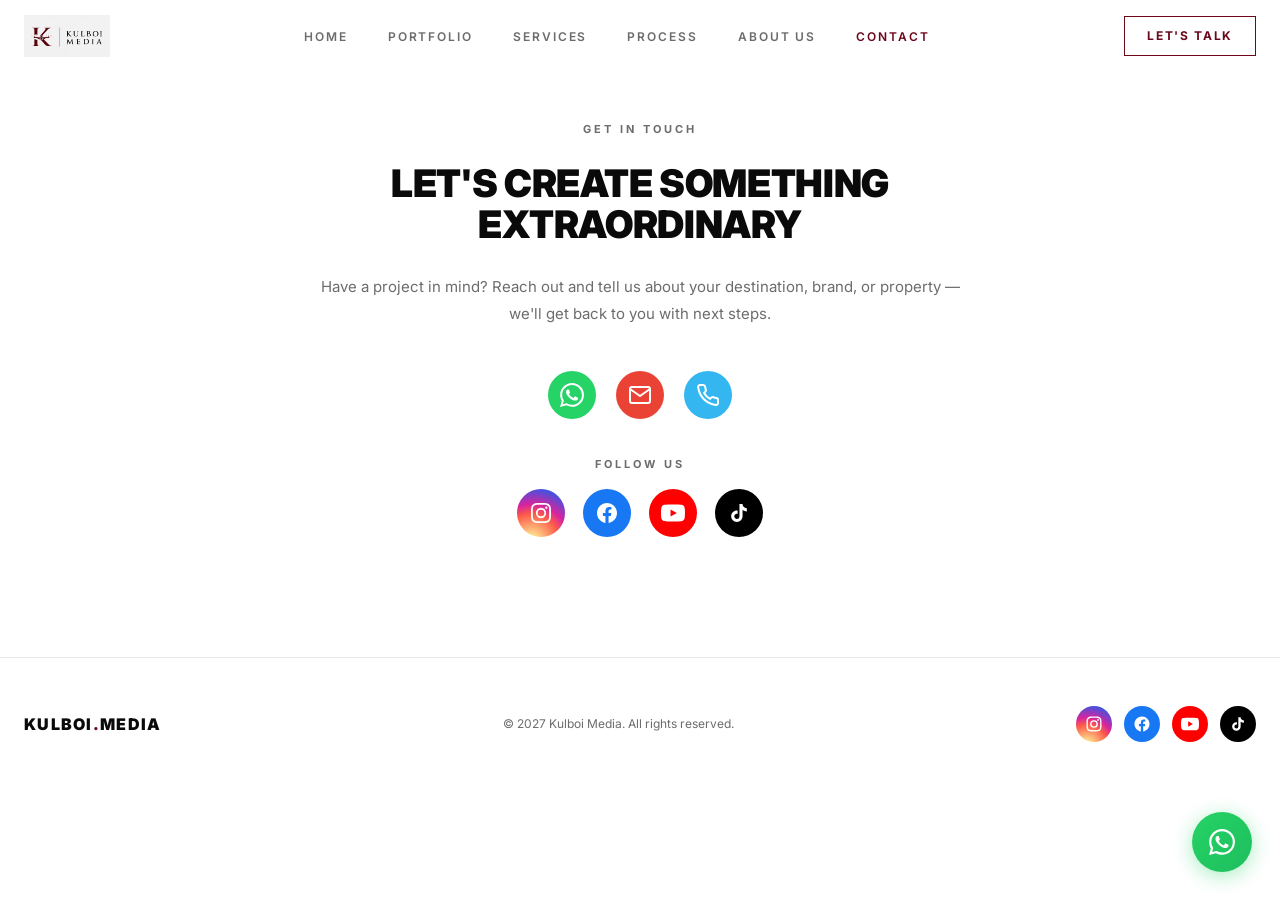
<file: contact/index.html>
<!DOCTYPE html>
<html lang="en">
<head>
  <meta charset="UTF-8" />
  <meta name="viewport" content="width=device-width, initial-scale=1.0" />

  <!-- Google tag (gtag.js) -->
  <script async src="https://www.googletagmanager.com/gtag/js?id=G-SZM7FCKKSF"></script>
  <script>
    window.dataLayer = window.dataLayer || [];
    function gtag(){dataLayer.push(arguments);}
    gtag('js', new Date());
    gtag('config', 'G-SZM7FCKKSF');
  </script>
  <title>Contact Us | Book A Project | Kulboi Media Kenya</title>
  <meta name="description" content="Get in touch with Kulboi Media to book a cinematic travel film or brand video project in Kenya and beyond." />
  <meta name="keywords" content="visual campaigns Kenya, brand films Kenya, destination films Kenya, cinematic content Kenya, real estate video Kenya, creative production Africa, hotel promotional video Kenya, brand video production Kenya" />
  <meta property="og:title" content="Contact Us | Book A Project | Kulboi Media Kenya" />
  <meta property="og:description" content="Get in touch with Kulboi Media to book a cinematic travel film or brand video project in Kenya and beyond." />
  <meta property="og:type" content="website" />
  <meta property="og:url" content="https://www.kulboimedia.co.ke/contact" />
  <meta property="og:site_name" content="Kulboi Media" />
  <meta property="og:locale" content="en_US" />
  <meta property="og:image" content="https://www.kulboimedia.co.ke/images/logo-mark.png" />
  <meta property="og:image:width" content="1254" />
  <meta property="og:image:height" content="1254" />
  <meta name="twitter:card" content="summary_large_image" />
  <meta name="twitter:title" content="Contact Us | Book A Project | Kulboi Media Kenya" />
  <meta name="twitter:description" content="Get in touch with Kulboi Media to book a cinematic travel film or brand video project in Kenya and beyond." />
  <meta name="twitter:image" content="https://www.kulboimedia.co.ke/images/logo-mark.png" />
  <link rel="canonical" href="https://www.kulboimedia.co.ke/contact" />

  <meta name="theme-color" content="#6D071A" />
  <link rel="icon" href="/favicon.ico" sizes="any">
  <link rel="icon" type="image/png" sizes="16x16" href="/favicon-16x16.png">
  <link rel="icon" type="image/png" sizes="32x32" href="/favicon-32x32.png">
  <link rel="icon" type="image/png" sizes="48x48" href="/favicon-48x48.png">
  <link rel="icon" type="image/png" sizes="192x192" href="/android-chrome-192x192.png">
  <link rel="apple-touch-icon" sizes="180x180" href="/apple-touch-icon.png">
  <link rel="manifest" href="/site.webmanifest">

  <!-- JSON-LD Schema: Organization + LocalBusiness -->
  <script type="application/ld+json">
  {
    "@context": "https://schema.org",
    "@graph": [
      {
        "@type": "Organization",
        "@id": "https://www.kulboimedia.co.ke/#organization",
        "name": "Kulboi Media",
        "url": "https://www.kulboimedia.co.ke",
        "logo": {
          "@type": "ImageObject",
          "url": "https://www.kulboimedia.co.ke/images/logo-mark.png"
        },
        "image": "https://www.kulboimedia.co.ke/images/logo-mark.png",
        "email": "kulboimedia@gmail.com",
        "telephone": "+254757309565",
        "description": "Cinematic travel films, real estate visuals, and brand storytelling for destinations and businesses in Kenya and beyond.",
        "sameAs": [
          "https://www.facebook.com/kulboimedia",
          "https://www.instagram.com/kulboimedia",
          "https://www.tiktok.com/@kulboimedia",
          "https://www.youtube.com/@kulboimedia"
        ]
      },
      {
        "@type": "LocalBusiness",
        "@id": "https://www.kulboimedia.co.ke/#localbusiness",
        "parentOrganization": { "@id": "https://www.kulboimedia.co.ke/#organization" },
        "name": "Kulboi Media",
        "url": "https://www.kulboimedia.co.ke",
        "image": "https://www.kulboimedia.co.ke/images/logo-mark.png",
        "telephone": "+254757309565",
        "email": "kulboimedia@gmail.com",
        "priceRange": "$$",
        "address": {
          "@type": "PostalAddress",
          "addressCountry": "KE"
        },
        "areaServed": ["Kenya", "Africa", "Worldwide"],
        "description": "Cinematic travel films, real estate visuals, and brand storytelling for destinations and businesses in Kenya and beyond."
      }
    ]
  }
  </script>

  <link rel="preconnect" href="https://fonts.googleapis.com" />
  <link rel="preconnect" href="https://fonts.gstatic.com" crossorigin />
  <link rel="preload" as="style" href="https://fonts.googleapis.com/css2?family=Inter:wght@400;500;600;700;800;900&display=swap" />
  <link href="https://fonts.googleapis.com/css2?family=Inter:wght@400;500;600;700;800;900&display=swap" rel="stylesheet" media="print" onload="this.media='all'" />
  <noscript><link href="https://fonts.googleapis.com/css2?family=Inter:wght@400;500;600;700;800;900&display=swap" rel="stylesheet" /></noscript>
  <link rel="stylesheet" href="/styles.css" />

</head>
<body>

  <!-- NAV -->
  <nav id="main-nav">
    <div class="nav-inner">
      <a class="nav-logo" href="/"><img class="nav-logo-img" src="/images/logo-nav.webp" alt="Kulboi Media Logo" width="330" height="162" decoding="async" fetchpriority="high" /></a>
      <ul class="nav-links">
        <li><a href="/">Home</a></li>
        <li><a href="/portfolio">Portfolio</a></li>
        <li><a href="/services">Services</a></li>
        <li><a href="/process">Process</a></li>
        <li><a href="/about">About us</a></li>
        <li><a href="/contact" aria-current="page">Contact</a></li>
      </ul>
      <a class="nav-cta" href="https://wa.me/254757309565?text=Hi%20Kulboi%20Media%2C%20I%20want%20to%20book%20a%20project." target="_blank" rel="noopener">Let's Talk</a>
      <button class="hamburger" id="hamburger" aria-label="Toggle menu">
        <span></span><span></span><span></span>
      </button>
    </div>
  </nav>

  <!-- MOBILE MENU -->
  <div class="mobile-menu" id="mobile-menu">
    <a class="mobile-link" href="/">Home</a>
    <a class="mobile-link" href="/portfolio">Portfolio</a>
    <a class="mobile-link" href="/services">Services</a>
    <a class="mobile-link" href="/process">Process</a>
    <a class="mobile-link" href="/about">About us</a>
    <a class="mobile-link" href="/contact" aria-current="page">Contact</a>
    <a href="https://wa.me/254757309565?text=Hi%20Kulboi%20Media%2C%20I%20want%20to%20book%20a%20project." target="_blank" rel="noopener" class="btn-primary">Let's Talk</a>
  </div>

  <!-- CONTACT -->
  <section id="contact" class="section">
    <div class="container">
      <div class="contact-inner">
        <div>
          <p class="section-label reveal" style="margin:0 auto 24px; border-left:none; padding-left:0; text-align:center;">Get In Touch</p>
          <h2 class="contact-info-title reveal reveal-delay-1" style="text-align:center;">Let's Create Something Extraordinary</h2>
          <p class="contact-info-desc reveal reveal-delay-2" style="text-align:center;">
            Have a project in mind? Reach out and tell us about your destination, brand, or property — we'll get back to you with next steps.
          </p>
          <div class="contact-links reveal reveal-delay-3" style="flex-direction:row; justify-content:center; align-items:center; gap:20px;">
            <a href="https://wa.me/254757309565?text=Hi%20Kulboi%20Media%2C%20I%20want%20to%20book%20a%20project." target="_blank" rel="noopener" aria-label="WhatsApp" class="social-icon-link" style="background:#25D366;">
              <svg width="24" height="24" viewBox="0 0 24 24" fill="white" xmlns="http://www.w3.org/2000/svg"><path d="M17.472 14.382c-.297-.149-1.758-.867-2.03-.967-.273-.099-.471-.148-.67.15-.197.297-.767.966-.94 1.164-.173.199-.347.223-.644.075-.297-.15-1.255-.463-2.39-1.475-.883-.788-1.48-1.761-1.653-2.059-.173-.297-.018-.458.13-.606.134-.133.298-.347.446-.52.149-.174.198-.298.298-.497.099-.198.05-.371-.025-.52-.075-.149-.669-1.612-.916-2.207-.242-.579-.487-.5-.669-.51-.173-.008-.371-.01-.57-.01-.198 0-.52.074-.792.372-.272.297-1.04 1.016-1.04 2.479 0 1.462 1.065 2.875 1.213 3.074.149.198 2.096 3.2 5.077 4.487.709.306 1.262.489 1.694.625.712.227 1.36.195 1.871.118.571-.085 1.758-.719 2.006-1.413.248-.694.248-1.289.173-1.413-.074-.124-.272-.198-.57-.347m-5.421 7.403h-.004a9.87 9.87 0 01-5.031-1.378l-.361-.214-3.741.982.998-3.648-.235-.374a9.86 9.86 0 01-1.51-5.26c.001-5.45 4.436-9.884 9.888-9.884 2.64 0 5.122 1.03 6.988 2.898a9.825 9.825 0 012.893 6.994c-.003 5.45-4.437 9.884-9.885 9.884m8.413-18.297A11.815 11.815 0 0012.05 0C5.495 0 .16 5.335.157 11.892c0 2.096.547 4.142 1.588 5.945L.057 24l6.305-1.654a11.882 11.882 0 005.683 1.448h.005c6.554 0 11.89-5.335 11.893-11.893a11.821 11.821 0 00-3.48-8.413z"/></svg>
            </a>
            <a href="mailto:kulboimedia@gmail.com" aria-label="Email" class="social-icon-link" style="background:#EA4335;">
              <svg width="22" height="22" viewBox="0 0 24 24" fill="none" stroke="white" stroke-width="2" xmlns="http://www.w3.org/2000/svg"><path d="M4 4h16v16H4z" stroke="none"/><path d="M2 6l10 7L22 6" stroke-linecap="round" stroke-linejoin="round"/><path d="M2 6a2 2 0 0 1 2-2h16a2 2 0 0 1 2 2v12a2 2 0 0 1-2 2H4a2 2 0 0 1-2-2V6Z"/></svg>
            </a>
            <a href="tel:+254757309565" aria-label="Phone" class="social-icon-link" style="background:#34B7F1;">
              <svg width="22" height="22" viewBox="0 0 24 24" fill="none" stroke="white" stroke-width="2" xmlns="http://www.w3.org/2000/svg"><path d="M22 16.92v3a2 2 0 0 1-2.18 2 19.79 19.79 0 0 1-8.63-3.07 19.5 19.5 0 0 1-6-6 19.79 19.79 0 0 1-3.07-8.67A2 2 0 0 1 4.11 2h3a2 2 0 0 1 2 1.72c.127.96.361 1.903.7 2.81a2 2 0 0 1-.45 2.11L8.09 9.91a16 16 0 0 0 6 6l1.27-1.27a2 2 0 0 1 2.11-.45c.907.339 1.85.573 2.81.7A2 2 0 0 1 22 16.92z" stroke-linecap="round" stroke-linejoin="round"/></svg>
            </a>
          </div>
          <p class="follow-us-label reveal reveal-delay-4" style="text-align:center;">Follow Us</p>
          <div class="social-icons reveal reveal-delay-4" style="justify-content:center;">
            <a href="https://www.instagram.com/kulboimedia" target="_blank" rel="noopener" aria-label="Instagram" class="social-icon-link social-icon-instagram">
              <svg viewBox="0 0 24 24" fill="none" xmlns="http://www.w3.org/2000/svg">
                <path d="M12 2c2.717 0 3.056.01 4.122.06 1.065.05 1.79.217 2.428.465.66.256 1.216.6 1.772 1.153a4.908 4.908 0 0 1 1.153 1.772c.247.637.415 1.363.465 2.428.047 1.066.06 1.405.06 4.122 0 2.717-.01 3.056-.06 4.122-.05 1.065-.218 1.79-.465 2.428a4.883 4.883 0 0 1-1.153 1.772 4.915 4.915 0 0 1-1.772 1.153c-.637.247-1.363.415-2.428.465-1.066.047-1.405.06-4.122.06-2.717 0-3.056-.01-4.122-.06-1.065-.05-1.79-.218-2.428-.465a4.89 4.89 0 0 1-1.772-1.153 4.904 4.904 0 0 1-1.153-1.772c-.248-.637-.415-1.363-.465-2.428C2.013 15.056 2 14.717 2 12c0-2.717.01-3.056.06-4.122.05-1.066.217-1.79.465-2.428a4.9 4.9 0 0 1 1.153-1.772A4.897 4.897 0 0 1 5.45 2.525c.638-.248 1.362-.415 2.428-.465C8.944 2.013 9.283 2 12 2zm0 1.802c-2.67 0-2.986.01-4.04.058-.976.045-1.505.207-1.858.344-.466.182-.8.398-1.15.748-.35.35-.566.683-.748 1.15-.137.353-.3.882-.344 1.857-.048 1.055-.058 1.37-.058 4.041 0 2.67.01 2.986.058 4.04.045.976.207 1.505.344 1.858.182.466.399.8.748 1.15.35.35.684.566 1.15.748.353.137.882.3 1.857.344 1.054.048 1.37.058 4.041.058 2.67 0 2.987-.01 4.04-.058.976-.045 1.506-.207 1.858-.344.466-.182.8-.398 1.15-.748.35-.35.567-.684.748-1.15.137-.353.3-.882.345-1.857.047-1.055.058-1.37.058-4.041 0-2.67-.01-2.986-.058-4.04-.046-.976-.208-1.505-.345-1.858a3.097 3.097 0 0 0-.748-1.15 3.098 3.098 0 0 0-1.15-.748c-.352-.137-.882-.3-1.857-.344-1.054-.048-1.37-.058-4.041-.058zM12 6.865A5.135 5.135 0 1 1 12 17.135 5.135 5.135 0 0 1 12 6.865zm0 1.802a3.333 3.333 0 1 0 0 6.666 3.333 3.333 0 0 0 0-6.666zm6.538-2.002a1.2 1.2 0 1 1-2.4 0 1.2 1.2 0 0 1 2.4 0z" fill="white"/>
              </svg>
            </a>
            <a href="https://www.facebook.com/kulboimedia" target="_blank" rel="noopener" aria-label="Facebook" class="social-icon-link social-icon-facebook">
              <svg viewBox="0 0 24 24" fill="none" xmlns="http://www.w3.org/2000/svg">
                <path d="M22 12.06C22 6.504 17.523 2 12 2S2 6.504 2 12.06c0 5.022 3.657 9.184 8.438 9.94v-7.03H7.898v-2.91h2.54V9.845c0-2.522 1.492-3.915 3.777-3.915 1.094 0 2.238.197 2.238.197v2.476h-1.26c-1.243 0-1.63.78-1.63 1.58v1.897h2.773l-.443 2.91h-2.33V22c4.78-.756 8.437-4.918 8.437-9.94z" fill="white"/>
              </svg>
            </a>
            <a href="https://www.youtube.com/@kulboimedia" target="_blank" rel="noopener" aria-label="YouTube" class="social-icon-link social-icon-youtube">
              <svg viewBox="0 0 24 24" fill="none" xmlns="http://www.w3.org/2000/svg">
                <path d="M23.498 6.186a3.016 3.016 0 0 0-2.122-2.136C19.505 3.545 12 3.545 12 3.545s-7.505 0-9.377.505A3.017 3.017 0 0 0 .502 6.186C0 8.07 0 12 0 12s0 3.93.502 5.814a3.016 3.016 0 0 0 2.122 2.136c1.871.505 9.376.505 9.376.505s7.505 0 9.377-.505a3.015 3.015 0 0 0 2.122-2.136C24 15.93 24 12 24 12s0-3.93-.502-5.814zM9.546 15.568V8.432L15.818 12l-6.272 3.568z" fill="white"/>
              </svg>
            </a>
            <a href="https://www.tiktok.com/@kulboimedia" target="_blank" rel="noopener" aria-label="TikTok" class="social-icon-link social-icon-tiktok">
              <svg viewBox="0 0 24 24" fill="none" xmlns="http://www.w3.org/2000/svg">
                <path d="M16.6 5.82s.51.5 0 0A4.278 4.278 0 0 1 15.54 3h-3.09v12.4a2.592 2.592 0 0 1-2.59 2.5c-1.42 0-2.6-1.16-2.6-2.6 0-1.72 1.66-3.01 3.37-2.48V9.66c-3.45-.46-6.47 2.22-6.47 5.64 0 3.33 2.76 5.7 5.69 5.7 3.14 0 5.69-2.55 5.69-5.7V9.01a7.35 7.35 0 0 0 4.3 1.38V7.3s-1.88.09-3.24-1.48z" fill="white"/>
              </svg>
            </a>
          </div>
        </div>
      </div>
    </div>
  </section>

  <!-- FOOTER -->
  <footer>
    <div class="footer-inner">
      <a class="footer-logo" href="/">KULBOI<span>.</span>MEDIA</a>
      <p class="footer-copy">© 2027 Kulboi Media. All rights reserved.</p>
      <div class="social-icons">
        <a href="https://www.instagram.com/kulboimedia" target="_blank" rel="noopener" aria-label="Instagram" class="social-icon-link social-icon-instagram">
          <svg viewBox="0 0 24 24" fill="none" xmlns="http://www.w3.org/2000/svg">
            <path d="M12 2c2.717 0 3.056.01 4.122.06 1.065.05 1.79.217 2.428.465.66.256 1.216.6 1.772 1.153a4.908 4.908 0 0 1 1.153 1.772c.247.637.415 1.363.465 2.428.047 1.066.06 1.405.06 4.122 0 2.717-.01 3.056-.06 4.122-.05 1.065-.218 1.79-.465 2.428a4.883 4.883 0 0 1-1.153 1.772 4.915 4.915 0 0 1-1.772 1.153c-.637.247-1.363.415-2.428.465-1.066.047-1.405.06-4.122.06-2.717 0-3.056-.01-4.122-.06-1.065-.05-1.79-.218-2.428-.465a4.89 4.89 0 0 1-1.772-1.153 4.904 4.904 0 0 1-1.153-1.772c-.248-.637-.415-1.363-.465-2.428C2.013 15.056 2 14.717 2 12c0-2.717.01-3.056.06-4.122.05-1.066.217-1.79.465-2.428a4.9 4.9 0 0 1 1.153-1.772A4.897 4.897 0 0 1 5.45 2.525c.638-.248 1.362-.415 2.428-.465C8.944 2.013 9.283 2 12 2zm0 1.802c-2.67 0-2.986.01-4.04.058-.976.045-1.505.207-1.858.344-.466.182-.8.398-1.15.748-.35.35-.566.683-.748 1.15-.137.353-.3.882-.344 1.857-.048 1.055-.058 1.37-.058 4.041 0 2.67.01 2.986.058 4.04.045.976.207 1.505.344 1.858.182.466.399.8.748 1.15.35.35.684.566 1.15.748.353.137.882.3 1.857.344 1.054.048 1.37.058 4.041.058 2.67 0 2.987-.01 4.04-.058.976-.045 1.506-.207 1.858-.344.466-.182.8-.398 1.15-.748.35-.35.567-.684.748-1.15.137-.353.3-.882.345-1.857.047-1.055.058-1.37.058-4.041 0-2.67-.01-2.986-.058-4.04-.046-.976-.208-1.505-.345-1.858a3.097 3.097 0 0 0-.748-1.15 3.098 3.098 0 0 0-1.15-.748c-.352-.137-.882-.3-1.857-.344-1.054-.048-1.37-.058-4.041-.058zM12 6.865A5.135 5.135 0 1 1 12 17.135 5.135 5.135 0 0 1 12 6.865zm0 1.802a3.333 3.333 0 1 0 0 6.666 3.333 3.333 0 0 0 0-6.666zm6.538-2.002a1.2 1.2 0 1 1-2.4 0 1.2 1.2 0 0 1 2.4 0z" fill="white"/>
          </svg>
        </a>
        <a href="https://www.facebook.com/kulboimedia" target="_blank" rel="noopener" aria-label="Facebook" class="social-icon-link social-icon-facebook">
          <svg viewBox="0 0 24 24" fill="none" xmlns="http://www.w3.org/2000/svg">
            <path d="M22 12.06C22 6.504 17.523 2 12 2S2 6.504 2 12.06c0 5.022 3.657 9.184 8.438 9.94v-7.03H7.898v-2.91h2.54V9.845c0-2.522 1.492-3.915 3.777-3.915 1.094 0 2.238.197 2.238.197v2.476h-1.26c-1.243 0-1.63.78-1.63 1.58v1.897h2.773l-.443 2.91h-2.33V22c4.78-.756 8.437-4.918 8.437-9.94z" fill="white"/>
          </svg>
        </a>
        <a href="https://www.youtube.com/@kulboimedia" target="_blank" rel="noopener" aria-label="YouTube" class="social-icon-link social-icon-youtube">
          <svg viewBox="0 0 24 24" fill="none" xmlns="http://www.w3.org/2000/svg">
            <path d="M23.498 6.186a3.016 3.016 0 0 0-2.122-2.136C19.505 3.545 12 3.545 12 3.545s-7.505 0-9.377.505A3.017 3.017 0 0 0 .502 6.186C0 8.07 0 12 0 12s0 3.93.502 5.814a3.016 3.016 0 0 0 2.122 2.136c1.871.505 9.376.505 9.376.505s7.505 0 9.377-.505a3.015 3.015 0 0 0 2.122-2.136C24 15.93 24 12 24 12s0-3.93-.502-5.814zM9.546 15.568V8.432L15.818 12l-6.272 3.568z" fill="white"/>
          </svg>
        </a>
        <a href="https://www.tiktok.com/@kulboimedia" target="_blank" rel="noopener" aria-label="TikTok" class="social-icon-link social-icon-tiktok">
          <svg viewBox="0 0 24 24" fill="none" xmlns="http://www.w3.org/2000/svg">
            <path d="M16.6 5.82s.51.5 0 0A4.278 4.278 0 0 1 15.54 3h-3.09v12.4a2.592 2.592 0 0 1-2.59 2.5c-1.42 0-2.6-1.16-2.6-2.6 0-1.72 1.66-3.01 3.37-2.48V9.66c-3.45-.46-6.47 2.22-6.47 5.64 0 3.33 2.76 5.7 5.69 5.7 3.14 0 5.69-2.55 5.69-5.7V9.01a7.35 7.35 0 0 0 4.3 1.38V7.3s-1.88.09-3.24-1.48z" fill="white"/>
          </svg>
        </a>
      </div>
    </div>
  </footer>

  <!-- WHATSAPP FLOAT -->
  <a class="wa-float" href="https://wa.me/254757309565?text=Hi%20Kulboi%20Media%2C%20I%20want%20to%20book%20a%20project." target="_blank" rel="noopener" aria-label="Chat on WhatsApp">
    <span class="wa-label">Book on WhatsApp</span>
    <svg width="26" height="26" viewBox="0 0 24 24" fill="white" xmlns="http://www.w3.org/2000/svg">
      <path d="M17.472 14.382c-.297-.149-1.758-.867-2.03-.967-.273-.099-.471-.148-.67.15-.197.297-.767.966-.94 1.164-.173.199-.347.223-.644.075-.297-.15-1.255-.463-2.39-1.475-.883-.788-1.48-1.761-1.653-2.059-.173-.297-.018-.458.13-.606.134-.133.298-.347.446-.52.149-.174.198-.298.298-.497.099-.198.05-.371-.025-.52-.075-.149-.669-1.612-.916-2.207-.242-.579-.487-.5-.669-.51-.173-.008-.371-.01-.57-.01-.198 0-.52.074-.792.372-.272.297-1.04 1.016-1.04 2.479 0 1.462 1.065 2.875 1.213 3.074.149.198 2.096 3.2 5.077 4.487.709.306 1.262.489 1.694.625.712.227 1.36.195 1.871.118.571-.085 1.758-.719 2.006-1.413.248-.694.248-1.289.173-1.413-.074-.124-.272-.198-.57-.347m-5.421 7.403h-.004a9.87 9.87 0 01-5.031-1.378l-.361-.214-3.741.982.998-3.648-.235-.374a9.86 9.86 0 01-1.51-5.26c.001-5.45 4.436-9.884 9.888-9.884 2.64 0 5.122 1.03 6.988 2.898a9.825 9.825 0 012.893 6.994c-.003 5.45-4.437 9.884-9.885 9.884m8.413-18.297A11.815 11.815 0 0012.05 0C5.495 0 .16 5.335.157 11.892c0 2.096.547 4.142 1.588 5.945L.057 24l6.305-1.654a11.882 11.882 0 005.683 1.448h.005c6.554 0 11.89-5.335 11.893-11.893a11.821 11.821 0 00-3.48-8.413z"/>
    </svg>
  </a>

  <script src="/main.js" defer></script>
</body>
</html>
</file>
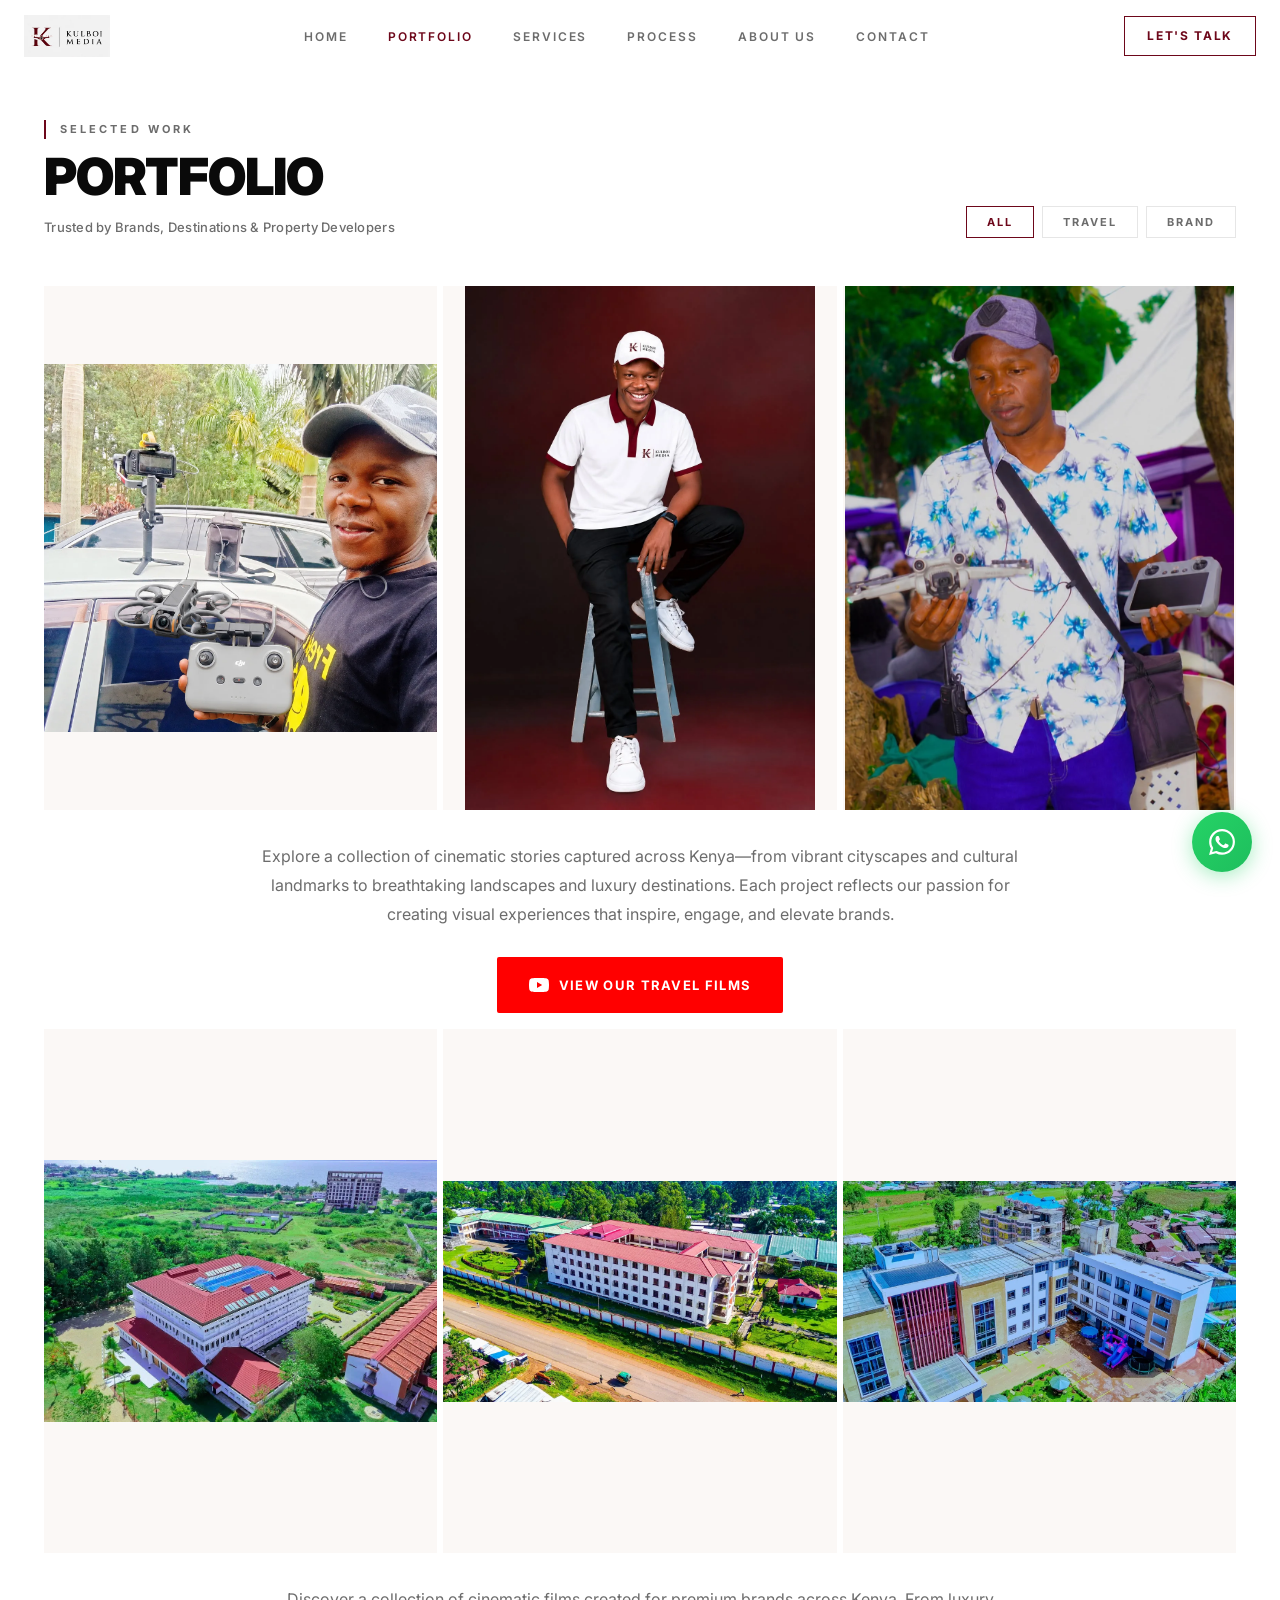
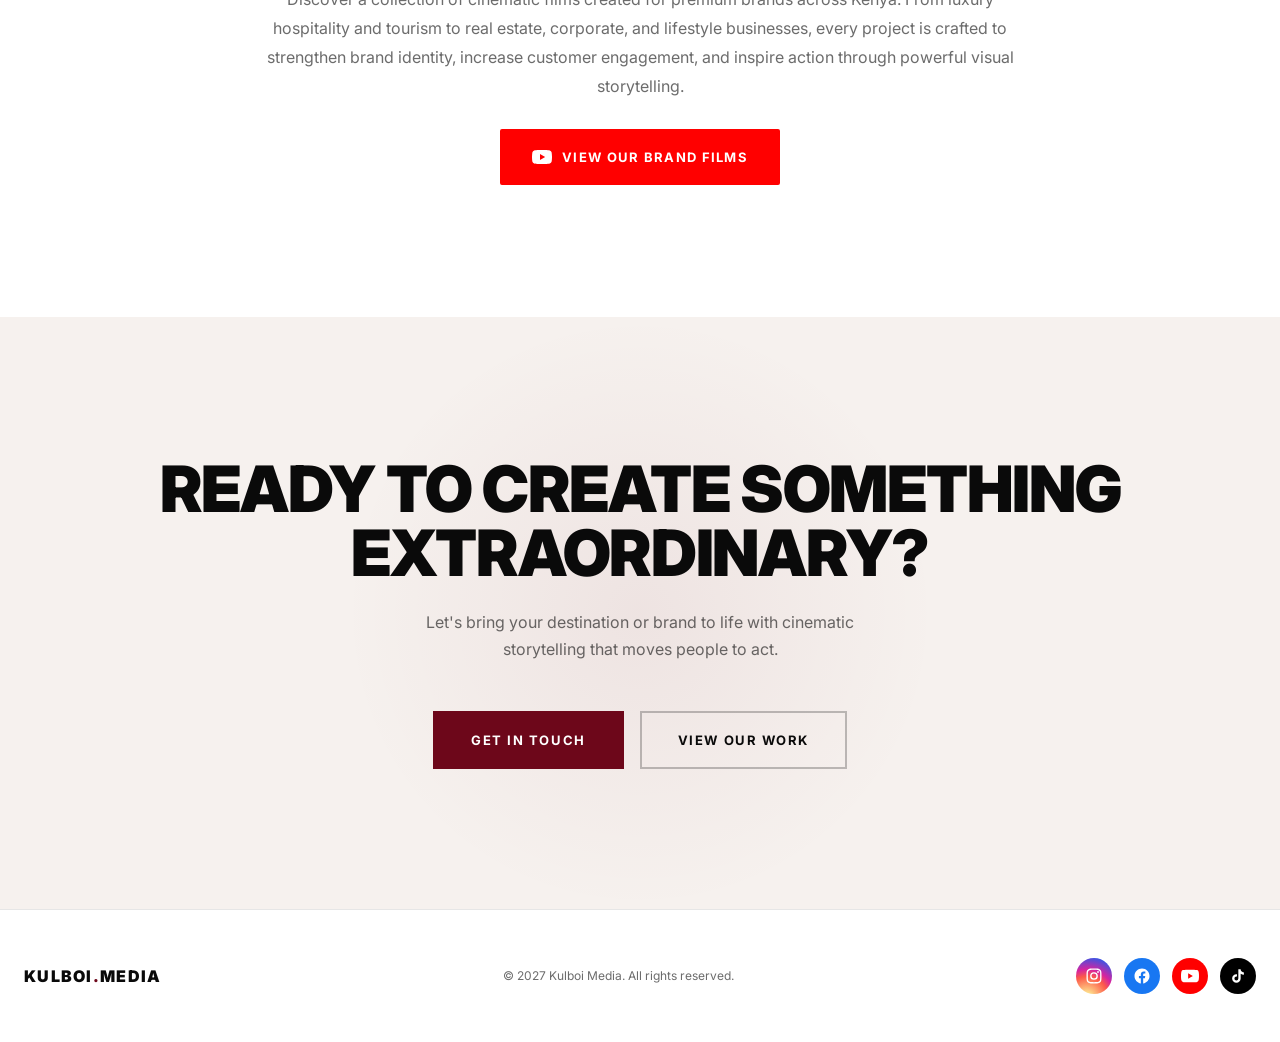
<file: portfolio/index.html>
<!DOCTYPE html>
<html lang="en">
<head>
  <meta charset="UTF-8" />
  <meta name="viewport" content="width=device-width, initial-scale=1.0" />

  <!-- Google tag (gtag.js) -->
  <script async src="https://www.googletagmanager.com/gtag/js?id=G-SZM7FCKKSF"></script>
  <script>
    window.dataLayer = window.dataLayer || [];
    function gtag(){dataLayer.push(arguments);}
    gtag('js', new Date());
    gtag('config', 'G-SZM7FCKKSF');
  </script>
  <title>Portfolio | Cinematic Travel & Brand Films | Kulboi Media Kenya</title>
  <meta name="description" content="Explore Kulboi Media's portfolio of cinematic travel films and premium brand videos produced across Kenya." />
  <meta name="keywords" content="visual campaigns Kenya, brand films Kenya, destination films Kenya, cinematic content Kenya, real estate video Kenya, creative production Africa, hotel promotional video Kenya, brand video production Kenya" />
  <meta property="og:title" content="Portfolio | Cinematic Travel & Brand Films | Kulboi Media Kenya" />
  <meta property="og:description" content="Explore Kulboi Media's portfolio of cinematic travel films and premium brand videos produced across Kenya." />
  <meta property="og:type" content="website" />
  <meta property="og:url" content="https://www.kulboimedia.co.ke/portfolio" />
  <meta property="og:site_name" content="Kulboi Media" />
  <meta property="og:locale" content="en_US" />
  <meta property="og:image" content="https://www.kulboimedia.co.ke/images/portfolio-travel.webp" />
  <meta property="og:image:width" content="1297" />
  <meta property="og:image:height" content="1213" />
  <meta name="twitter:card" content="summary_large_image" />
  <meta name="twitter:title" content="Portfolio | Cinematic Travel & Brand Films | Kulboi Media Kenya" />
  <meta name="twitter:description" content="Explore Kulboi Media's portfolio of cinematic travel films and premium brand videos produced across Kenya." />
  <meta name="twitter:image" content="https://www.kulboimedia.co.ke/images/portfolio-travel.webp" />
  <link rel="canonical" href="https://www.kulboimedia.co.ke/portfolio" />

  <meta name="theme-color" content="#6D071A" />
  <link rel="icon" href="/favicon.ico" sizes="any">
  <link rel="icon" type="image/png" sizes="16x16" href="/favicon-16x16.png">
  <link rel="icon" type="image/png" sizes="32x32" href="/favicon-32x32.png">
  <link rel="icon" type="image/png" sizes="48x48" href="/favicon-48x48.png">
  <link rel="icon" type="image/png" sizes="192x192" href="/android-chrome-192x192.png">
  <link rel="apple-touch-icon" sizes="180x180" href="/apple-touch-icon.png">
  <link rel="manifest" href="/site.webmanifest">

  <!-- JSON-LD Schema: Organization + LocalBusiness -->
  <script type="application/ld+json">
  {
    "@context": "https://schema.org",
    "@graph": [
      {
        "@type": "Organization",
        "@id": "https://www.kulboimedia.co.ke/#organization",
        "name": "Kulboi Media",
        "url": "https://www.kulboimedia.co.ke",
        "logo": {
          "@type": "ImageObject",
          "url": "https://www.kulboimedia.co.ke/images/logo-mark.png"
        },
        "image": "https://www.kulboimedia.co.ke/images/logo-mark.png",
        "email": "kulboimedia@gmail.com",
        "telephone": "+254757309565",
        "description": "Cinematic travel films, real estate visuals, and brand storytelling for destinations and businesses in Kenya and beyond.",
        "sameAs": [
          "https://www.facebook.com/kulboimedia",
          "https://www.instagram.com/kulboimedia",
          "https://www.tiktok.com/@kulboimedia",
          "https://www.youtube.com/@kulboimedia"
        ]
      },
      {
        "@type": "LocalBusiness",
        "@id": "https://www.kulboimedia.co.ke/#localbusiness",
        "parentOrganization": { "@id": "https://www.kulboimedia.co.ke/#organization" },
        "name": "Kulboi Media",
        "url": "https://www.kulboimedia.co.ke",
        "image": "https://www.kulboimedia.co.ke/images/logo-mark.png",
        "telephone": "+254757309565",
        "email": "kulboimedia@gmail.com",
        "priceRange": "$$",
        "address": {
          "@type": "PostalAddress",
          "addressCountry": "KE"
        },
        "areaServed": ["Kenya", "Africa", "Worldwide"],
        "description": "Cinematic travel films, real estate visuals, and brand storytelling for destinations and businesses in Kenya and beyond."
      }
    ]
  }
  </script>

  <link rel="preconnect" href="https://fonts.googleapis.com" />
  <link rel="preconnect" href="https://fonts.gstatic.com" crossorigin />
  <link rel="preload" as="style" href="https://fonts.googleapis.com/css2?family=Inter:wght@400;500;600;700;800;900&display=swap" />
  <link href="https://fonts.googleapis.com/css2?family=Inter:wght@400;500;600;700;800;900&display=swap" rel="stylesheet" media="print" onload="this.media='all'" />
  <noscript><link href="https://fonts.googleapis.com/css2?family=Inter:wght@400;500;600;700;800;900&display=swap" rel="stylesheet" /></noscript>
  <link rel="stylesheet" href="/styles.css" />

</head>
<body>

  <!-- NAV -->
  <nav id="main-nav">
    <div class="nav-inner">
      <a class="nav-logo" href="/"><img class="nav-logo-img" src="/images/logo-nav.webp" alt="Kulboi Media Logo" width="330" height="162" decoding="async" fetchpriority="high" /></a>
      <ul class="nav-links">
        <li><a href="/">Home</a></li>
        <li><a href="/portfolio" aria-current="page">Portfolio</a></li>
        <li><a href="/services">Services</a></li>
        <li><a href="/process">Process</a></li>
        <li><a href="/about">About us</a></li>
        <li><a href="/contact">Contact</a></li>
      </ul>
      <a class="nav-cta" href="https://wa.me/254757309565?text=Hi%20Kulboi%20Media%2C%20I%20want%20to%20book%20a%20project." target="_blank" rel="noopener">Let's Talk</a>
      <button class="hamburger" id="hamburger" aria-label="Toggle menu">
        <span></span><span></span><span></span>
      </button>
    </div>
  </nav>

  <!-- MOBILE MENU -->
  <div class="mobile-menu" id="mobile-menu">
    <a class="mobile-link" href="/">Home</a>
    <a class="mobile-link" href="/portfolio" aria-current="page">Portfolio</a>
    <a class="mobile-link" href="/services">Services</a>
    <a class="mobile-link" href="/process">Process</a>
    <a class="mobile-link" href="/about">About us</a>
    <a class="mobile-link" href="/contact">Contact</a>
    <a href="https://wa.me/254757309565?text=Hi%20Kulboi%20Media%2C%20I%20want%20to%20book%20a%20project." target="_blank" rel="noopener" class="btn-primary">Let's Talk</a>
  </div>

  <!-- PORTFOLIO -->
  <section id="portfolio" class="section">
    <div class="container">
      <div class="portfolio-header reveal">
        <div>
          <p class="section-label" style="margin-bottom:12px;">Selected Work</p>
          <h2 class="portfolio-title">Portfolio</h2>
          <p class="portfolio-trusted">Trusted by Brands, Destinations &amp; Property Developers</p>
        </div>
        <div class="portfolio-filters">
          <button class="filter-btn active" data-filter="all">All</button>
          <button class="filter-btn" data-filter="travel">Travel</button>
          <button class="filter-btn" data-filter="brand">Brand</button>
        </div>
      </div>

      <div class="portfolio-grid">
        <!-- Travel Featured -->
        <div class="portfolio-travel-feature reveal" data-category="travel">
          <div class="portfolio-gallery-grid">
            <div class="portfolio-gallery-item">
              <img src="/images/portfolio-travel.webp" alt="Cinematic travel films across Kenya" width="1297" height="1213" loading="lazy" decoding="async" />
            </div>
            <div class="portfolio-gallery-item">
              <img src="/images/travel-2.webp" alt="Kulboi Media travel production team on location" width="1024" height="1536" loading="lazy" decoding="async" />
            </div>
            <div class="portfolio-gallery-item">
              <img src="/images/travel-3.webp" alt="Kulboi Media drone operator filming on location" width="1019" height="1372" loading="lazy" decoding="async" />
            </div>
          </div>
          <div class="portfolio-travel-feature-text">
            <p>Explore a collection of cinematic stories captured across Kenya—from vibrant cityscapes and cultural landmarks to breathtaking landscapes and luxury destinations. Each project reflects our passion for creating visual experiences that inspire, engage, and elevate brands.</p>
            <a href="https://www.youtube.com/watch?v=F38NHGUEKuE&list=PLNPVFGlh4wLw" target="_blank" rel="noopener noreferrer" class="btn-youtube">
              <svg width="20" height="20" viewBox="0 0 24 24" fill="currentColor" aria-hidden="true"><path d="M23.5 6.2a3 3 0 0 0-2.1-2.1C19.5 3.5 12 3.5 12 3.5s-7.5 0-9.4.6A3 3 0 0 0 .5 6.2 31 31 0 0 0 0 12a31 31 0 0 0 .5 5.8 3 3 0 0 0 2.1 2.1c1.9.6 9.4.6 9.4.6s7.5 0 9.4-.6a3 3 0 0 0 2.1-2.1A31 31 0 0 0 24 12a31 31 0 0 0-.5-5.8ZM9.6 15.6V8.4L15.8 12l-6.2 3.6Z"/></svg>
              View Our Travel Films
            </a>
          </div>
        </div>

        <!-- Brand Featured -->
        <div class="portfolio-travel-feature reveal" data-category="brand">
          <div class="portfolio-gallery-grid">
            <div class="portfolio-gallery-item">
              <img src="/images/portfolio-brand.webp" alt="Cinematic brand films for premium businesses in Kenya" width="1024" height="683" loading="lazy" decoding="async" />
            </div>
            <div class="portfolio-gallery-item">
              <img src="/images/brand-2.webp" alt="Aerial brand production of a premium property development in Kenya" width="1280" height="720" loading="lazy" decoding="async" />
            </div>
            <div class="portfolio-gallery-item">
              <img src="/images/brand-3.webp" alt="Aerial brand production of a premium property development in Kenya" width="1280" height="720" loading="lazy" decoding="async" />
            </div>
          </div>
          <div class="portfolio-travel-feature-text">
            <p>Discover a collection of cinematic films created for premium brands across Kenya. From luxury hospitality and tourism to real estate, corporate, and lifestyle businesses, every project is crafted to strengthen brand identity, increase customer engagement, and inspire action through powerful visual storytelling.</p>
            <a href="https://www.youtube.com/watch?v=qkkNug0yO8s&list=PLEkQpk6e6NIA" target="_blank" rel="noopener noreferrer" class="btn-youtube">
              <svg width="20" height="20" viewBox="0 0 24 24" fill="currentColor" aria-hidden="true"><path d="M23.5 6.2a3 3 0 0 0-2.1-2.1C19.5 3.5 12 3.5 12 3.5s-7.5 0-9.4.6A3 3 0 0 0 .5 6.2 31 31 0 0 0 0 12a31 31 0 0 0 .5 5.8 3 3 0 0 0 2.1 2.1c1.9.6 9.4.6 9.4.6s7.5 0 9.4-.6a3 3 0 0 0 2.1-2.1A31 31 0 0 0 24 12a31 31 0 0 0-.5-5.8ZM9.6 15.6V8.4L15.8 12l-6.2 3.6Z"/></svg>
              View Our Brand Films
            </a>
          </div>
        </div>

      </div>
    </div>
  </section>

  <!-- CTA FINAL -->
  <section id="cta-final">
    <div class="container">
      <h2 class="cta-headline reveal">Ready To Create Something Extraordinary?</h2>
      <p class="cta-sub reveal reveal-delay-1">Let's bring your destination or brand to life with cinematic storytelling that moves people to act.</p>
      <div class="reveal reveal-delay-2" style="display:flex; gap:16px; justify-content:center; flex-wrap:wrap;">
        <a href="/contact" class="btn-primary">Get In Touch</a>
        <a href="/portfolio" class="btn-outline">View Our Work</a>
      </div>
    </div>
  </section>

  <!-- FOOTER -->
  <footer>
    <div class="footer-inner">
      <a class="footer-logo" href="/">KULBOI<span>.</span>MEDIA</a>
      <p class="footer-copy">© 2027 Kulboi Media. All rights reserved.</p>
      <div class="social-icons">
        <a href="https://www.instagram.com/kulboimedia" target="_blank" rel="noopener" aria-label="Instagram" class="social-icon-link social-icon-instagram">
          <svg viewBox="0 0 24 24" fill="none" xmlns="http://www.w3.org/2000/svg">
            <path d="M12 2c2.717 0 3.056.01 4.122.06 1.065.05 1.79.217 2.428.465.66.256 1.216.6 1.772 1.153a4.908 4.908 0 0 1 1.153 1.772c.247.637.415 1.363.465 2.428.047 1.066.06 1.405.06 4.122 0 2.717-.01 3.056-.06 4.122-.05 1.065-.218 1.79-.465 2.428a4.883 4.883 0 0 1-1.153 1.772 4.915 4.915 0 0 1-1.772 1.153c-.637.247-1.363.415-2.428.465-1.066.047-1.405.06-4.122.06-2.717 0-3.056-.01-4.122-.06-1.065-.05-1.79-.218-2.428-.465a4.89 4.89 0 0 1-1.772-1.153 4.904 4.904 0 0 1-1.153-1.772c-.248-.637-.415-1.363-.465-2.428C2.013 15.056 2 14.717 2 12c0-2.717.01-3.056.06-4.122.05-1.066.217-1.79.465-2.428a4.9 4.9 0 0 1 1.153-1.772A4.897 4.897 0 0 1 5.45 2.525c.638-.248 1.362-.415 2.428-.465C8.944 2.013 9.283 2 12 2zm0 1.802c-2.67 0-2.986.01-4.04.058-.976.045-1.505.207-1.858.344-.466.182-.8.398-1.15.748-.35.35-.566.683-.748 1.15-.137.353-.3.882-.344 1.857-.048 1.055-.058 1.37-.058 4.041 0 2.67.01 2.986.058 4.04.045.976.207 1.505.344 1.858.182.466.399.8.748 1.15.35.35.684.566 1.15.748.353.137.882.3 1.857.344 1.054.048 1.37.058 4.041.058 2.67 0 2.987-.01 4.04-.058.976-.045 1.506-.207 1.858-.344.466-.182.8-.398 1.15-.748.35-.35.567-.684.748-1.15.137-.353.3-.882.345-1.857.047-1.055.058-1.37.058-4.041 0-2.67-.01-2.986-.058-4.04-.046-.976-.208-1.505-.345-1.858a3.097 3.097 0 0 0-.748-1.15 3.098 3.098 0 0 0-1.15-.748c-.352-.137-.882-.3-1.857-.344-1.054-.048-1.37-.058-4.041-.058zM12 6.865A5.135 5.135 0 1 1 12 17.135 5.135 5.135 0 0 1 12 6.865zm0 1.802a3.333 3.333 0 1 0 0 6.666 3.333 3.333 0 0 0 0-6.666zm6.538-2.002a1.2 1.2 0 1 1-2.4 0 1.2 1.2 0 0 1 2.4 0z" fill="white"/>
          </svg>
        </a>
        <a href="https://www.facebook.com/kulboimedia" target="_blank" rel="noopener" aria-label="Facebook" class="social-icon-link social-icon-facebook">
          <svg viewBox="0 0 24 24" fill="none" xmlns="http://www.w3.org/2000/svg">
            <path d="M22 12.06C22 6.504 17.523 2 12 2S2 6.504 2 12.06c0 5.022 3.657 9.184 8.438 9.94v-7.03H7.898v-2.91h2.54V9.845c0-2.522 1.492-3.915 3.777-3.915 1.094 0 2.238.197 2.238.197v2.476h-1.26c-1.243 0-1.63.78-1.63 1.58v1.897h2.773l-.443 2.91h-2.33V22c4.78-.756 8.437-4.918 8.437-9.94z" fill="white"/>
          </svg>
        </a>
        <a href="https://www.youtube.com/@kulboimedia" target="_blank" rel="noopener" aria-label="YouTube" class="social-icon-link social-icon-youtube">
          <svg viewBox="0 0 24 24" fill="none" xmlns="http://www.w3.org/2000/svg">
            <path d="M23.498 6.186a3.016 3.016 0 0 0-2.122-2.136C19.505 3.545 12 3.545 12 3.545s-7.505 0-9.377.505A3.017 3.017 0 0 0 .502 6.186C0 8.07 0 12 0 12s0 3.93.502 5.814a3.016 3.016 0 0 0 2.122 2.136c1.871.505 9.376.505 9.376.505s7.505 0 9.377-.505a3.015 3.015 0 0 0 2.122-2.136C24 15.93 24 12 24 12s0-3.93-.502-5.814zM9.546 15.568V8.432L15.818 12l-6.272 3.568z" fill="white"/>
          </svg>
        </a>
        <a href="https://www.tiktok.com/@kulboimedia" target="_blank" rel="noopener" aria-label="TikTok" class="social-icon-link social-icon-tiktok">
          <svg viewBox="0 0 24 24" fill="none" xmlns="http://www.w3.org/2000/svg">
            <path d="M16.6 5.82s.51.5 0 0A4.278 4.278 0 0 1 15.54 3h-3.09v12.4a2.592 2.592 0 0 1-2.59 2.5c-1.42 0-2.6-1.16-2.6-2.6 0-1.72 1.66-3.01 3.37-2.48V9.66c-3.45-.46-6.47 2.22-6.47 5.64 0 3.33 2.76 5.7 5.69 5.7 3.14 0 5.69-2.55 5.69-5.7V9.01a7.35 7.35 0 0 0 4.3 1.38V7.3s-1.88.09-3.24-1.48z" fill="white"/>
          </svg>
        </a>
      </div>
    </div>
  </footer>

  <!-- WHATSAPP FLOAT -->
  <a class="wa-float" href="https://wa.me/254757309565?text=Hi%20Kulboi%20Media%2C%20I%20want%20to%20book%20a%20project." target="_blank" rel="noopener" aria-label="Chat on WhatsApp">
    <span class="wa-label">Book on WhatsApp</span>
    <svg width="26" height="26" viewBox="0 0 24 24" fill="white" xmlns="http://www.w3.org/2000/svg">
      <path d="M17.472 14.382c-.297-.149-1.758-.867-2.03-.967-.273-.099-.471-.148-.67.15-.197.297-.767.966-.94 1.164-.173.199-.347.223-.644.075-.297-.15-1.255-.463-2.39-1.475-.883-.788-1.48-1.761-1.653-2.059-.173-.297-.018-.458.13-.606.134-.133.298-.347.446-.52.149-.174.198-.298.298-.497.099-.198.05-.371-.025-.52-.075-.149-.669-1.612-.916-2.207-.242-.579-.487-.5-.669-.51-.173-.008-.371-.01-.57-.01-.198 0-.52.074-.792.372-.272.297-1.04 1.016-1.04 2.479 0 1.462 1.065 2.875 1.213 3.074.149.198 2.096 3.2 5.077 4.487.709.306 1.262.489 1.694.625.712.227 1.36.195 1.871.118.571-.085 1.758-.719 2.006-1.413.248-.694.248-1.289.173-1.413-.074-.124-.272-.198-.57-.347m-5.421 7.403h-.004a9.87 9.87 0 01-5.031-1.378l-.361-.214-3.741.982.998-3.648-.235-.374a9.86 9.86 0 01-1.51-5.26c.001-5.45 4.436-9.884 9.888-9.884 2.64 0 5.122 1.03 6.988 2.898a9.825 9.825 0 012.893 6.994c-.003 5.45-4.437 9.884-9.885 9.884m8.413-18.297A11.815 11.815 0 0012.05 0C5.495 0 .16 5.335.157 11.892c0 2.096.547 4.142 1.588 5.945L.057 24l6.305-1.654a11.882 11.882 0 005.683 1.448h.005c6.554 0 11.89-5.335 11.893-11.893a11.821 11.821 0 00-3.48-8.413z"/>
    </svg>
  </a>

  <script src="/main.js" defer></script>
</body>
</html>
</file>
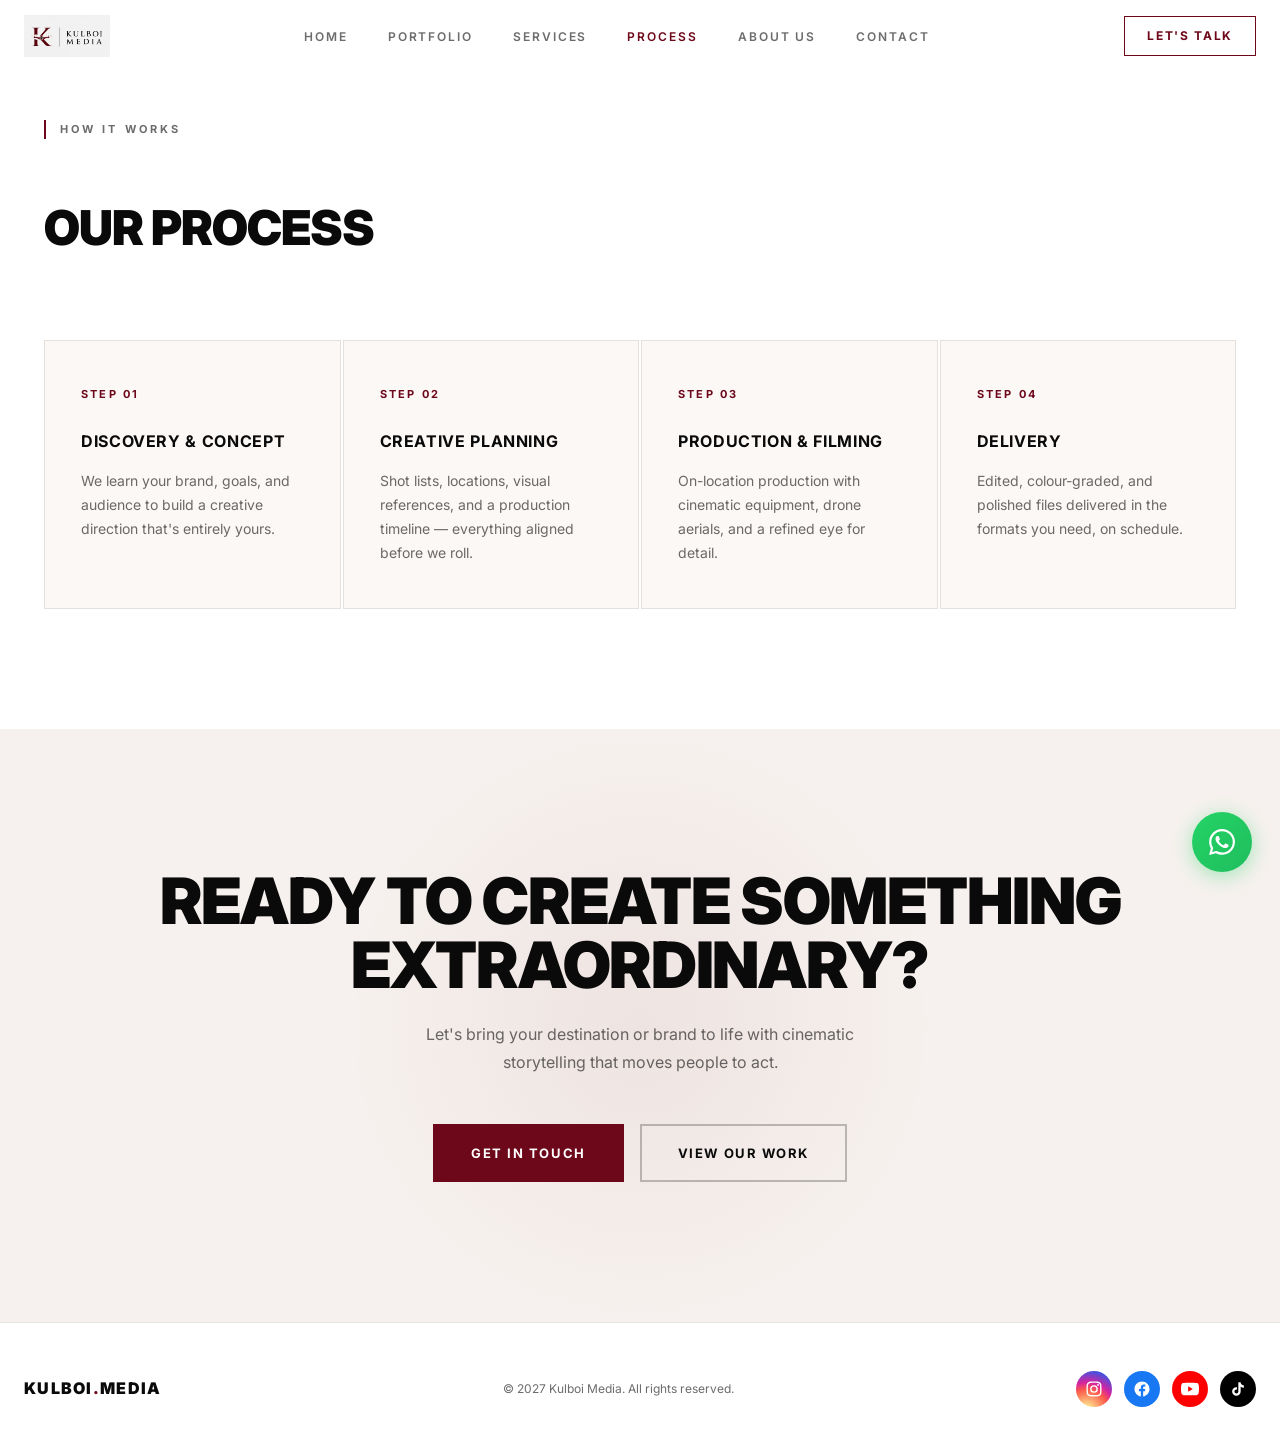
<file: process/index.html>
<!DOCTYPE html>
<html lang="en">
<head>
  <meta charset="UTF-8" />
  <meta name="viewport" content="width=device-width, initial-scale=1.0" />

  <!-- Google tag (gtag.js) -->
  <script async src="https://www.googletagmanager.com/gtag/js?id=G-SZM7FCKKSF"></script>
  <script>
    window.dataLayer = window.dataLayer || [];
    function gtag(){dataLayer.push(arguments);}
    gtag('js', new Date());
    gtag('config', 'G-SZM7FCKKSF');
  </script>
  <title>Our Process | How We Work | Kulboi Media Kenya</title>
  <meta name="description" content="From discovery and creative planning to production and delivery — see how Kulboi Media brings cinematic projects to life." />
  <meta name="keywords" content="visual campaigns Kenya, brand films Kenya, destination films Kenya, cinematic content Kenya, real estate video Kenya, creative production Africa, hotel promotional video Kenya, brand video production Kenya" />
  <meta property="og:title" content="Our Process | How We Work | Kulboi Media Kenya" />
  <meta property="og:description" content="From discovery and creative planning to production and delivery — see how Kulboi Media brings cinematic projects to life." />
  <meta property="og:type" content="website" />
  <meta property="og:url" content="https://www.kulboimedia.co.ke/process" />
  <meta property="og:site_name" content="Kulboi Media" />
  <meta property="og:locale" content="en_US" />
  <meta property="og:image" content="https://www.kulboimedia.co.ke/images/why-visual.webp" />
  <meta property="og:image:width" content="1254" />
  <meta property="og:image:height" content="1254" />
  <meta name="twitter:card" content="summary_large_image" />
  <meta name="twitter:title" content="Our Process | How We Work | Kulboi Media Kenya" />
  <meta name="twitter:description" content="From discovery and creative planning to production and delivery — see how Kulboi Media brings cinematic projects to life." />
  <meta name="twitter:image" content="https://www.kulboimedia.co.ke/images/why-visual.webp" />
  <link rel="canonical" href="https://www.kulboimedia.co.ke/process" />

  <meta name="theme-color" content="#6D071A" />
  <link rel="icon" href="/favicon.ico" sizes="any">
  <link rel="icon" type="image/png" sizes="16x16" href="/favicon-16x16.png">
  <link rel="icon" type="image/png" sizes="32x32" href="/favicon-32x32.png">
  <link rel="icon" type="image/png" sizes="48x48" href="/favicon-48x48.png">
  <link rel="icon" type="image/png" sizes="192x192" href="/android-chrome-192x192.png">
  <link rel="apple-touch-icon" sizes="180x180" href="/apple-touch-icon.png">
  <link rel="manifest" href="/site.webmanifest">

  <!-- JSON-LD Schema: Organization + LocalBusiness -->
  <script type="application/ld+json">
  {
    "@context": "https://schema.org",
    "@graph": [
      {
        "@type": "Organization",
        "@id": "https://www.kulboimedia.co.ke/#organization",
        "name": "Kulboi Media",
        "url": "https://www.kulboimedia.co.ke",
        "logo": {
          "@type": "ImageObject",
          "url": "https://www.kulboimedia.co.ke/images/logo-mark.png"
        },
        "image": "https://www.kulboimedia.co.ke/images/logo-mark.png",
        "email": "kulboimedia@gmail.com",
        "telephone": "+254757309565",
        "description": "Cinematic travel films, real estate visuals, and brand storytelling for destinations and businesses in Kenya and beyond.",
        "sameAs": [
          "https://www.facebook.com/kulboimedia",
          "https://www.instagram.com/kulboimedia",
          "https://www.tiktok.com/@kulboimedia",
          "https://www.youtube.com/@kulboimedia"
        ]
      },
      {
        "@type": "LocalBusiness",
        "@id": "https://www.kulboimedia.co.ke/#localbusiness",
        "parentOrganization": { "@id": "https://www.kulboimedia.co.ke/#organization" },
        "name": "Kulboi Media",
        "url": "https://www.kulboimedia.co.ke",
        "image": "https://www.kulboimedia.co.ke/images/logo-mark.png",
        "telephone": "+254757309565",
        "email": "kulboimedia@gmail.com",
        "priceRange": "$$",
        "address": {
          "@type": "PostalAddress",
          "addressCountry": "KE"
        },
        "areaServed": ["Kenya", "Africa", "Worldwide"],
        "description": "Cinematic travel films, real estate visuals, and brand storytelling for destinations and businesses in Kenya and beyond."
      }
    ]
  }
  </script>

  <link rel="preconnect" href="https://fonts.googleapis.com" />
  <link rel="preconnect" href="https://fonts.gstatic.com" crossorigin />
  <link rel="preload" as="style" href="https://fonts.googleapis.com/css2?family=Inter:wght@400;500;600;700;800;900&display=swap" />
  <link href="https://fonts.googleapis.com/css2?family=Inter:wght@400;500;600;700;800;900&display=swap" rel="stylesheet" media="print" onload="this.media='all'" />
  <noscript><link href="https://fonts.googleapis.com/css2?family=Inter:wght@400;500;600;700;800;900&display=swap" rel="stylesheet" /></noscript>
  <link rel="stylesheet" href="/styles.css" />

</head>
<body>

  <!-- NAV -->
  <nav id="main-nav">
    <div class="nav-inner">
      <a class="nav-logo" href="/"><img class="nav-logo-img" src="/images/logo-nav.webp" alt="Kulboi Media Logo" width="330" height="162" decoding="async" fetchpriority="high" /></a>
      <ul class="nav-links">
        <li><a href="/">Home</a></li>
        <li><a href="/portfolio">Portfolio</a></li>
        <li><a href="/services">Services</a></li>
        <li><a href="/process" aria-current="page">Process</a></li>
        <li><a href="/about">About us</a></li>
        <li><a href="/contact">Contact</a></li>
      </ul>
      <a class="nav-cta" href="https://wa.me/254757309565?text=Hi%20Kulboi%20Media%2C%20I%20want%20to%20book%20a%20project." target="_blank" rel="noopener">Let's Talk</a>
      <button class="hamburger" id="hamburger" aria-label="Toggle menu">
        <span></span><span></span><span></span>
      </button>
    </div>
  </nav>

  <!-- MOBILE MENU -->
  <div class="mobile-menu" id="mobile-menu">
    <a class="mobile-link" href="/">Home</a>
    <a class="mobile-link" href="/portfolio">Portfolio</a>
    <a class="mobile-link" href="/services">Services</a>
    <a class="mobile-link" href="/process" aria-current="page">Process</a>
    <a class="mobile-link" href="/about">About us</a>
    <a class="mobile-link" href="/contact">Contact</a>
    <a href="https://wa.me/254757309565?text=Hi%20Kulboi%20Media%2C%20I%20want%20to%20book%20a%20project." target="_blank" rel="noopener" class="btn-primary">Let's Talk</a>
  </div>

  <!-- PROCESS -->
  <section id="process" class="section">
    <div class="container">
      <p class="section-label reveal">How It Works</p>
      <h2 class="process-title reveal reveal-delay-1">Our Process</h2>
      <div class="process-steps">
        <div class="process-step reveal">
          <span class="process-step-num">STEP 01</span>
          <h3 class="process-step-title">Discovery &amp; Concept</h3>
          <p class="process-step-desc">We learn your brand, goals, and audience to build a creative direction that's entirely yours.</p>
        </div>
        <div class="process-step reveal reveal-delay-1">
          <span class="process-step-num">STEP 02</span>
          <h3 class="process-step-title">Creative Planning</h3>
          <p class="process-step-desc">Shot lists, locations, visual references, and a production timeline — everything aligned before we roll.</p>
        </div>
        <div class="process-step reveal reveal-delay-2">
          <span class="process-step-num">STEP 03</span>
          <h3 class="process-step-title">Production &amp; Filming</h3>
          <p class="process-step-desc">On-location production with cinematic equipment, drone aerials, and a refined eye for detail.</p>
        </div>
        <div class="process-step reveal reveal-delay-3">
          <span class="process-step-num">STEP 04</span>
          <h3 class="process-step-title">Delivery</h3>
          <p class="process-step-desc">Edited, colour-graded, and polished files delivered in the formats you need, on schedule.</p>
        </div>
      </div>
    </div>
  </section>

  <!-- CTA FINAL -->
  <section id="cta-final">
    <div class="container">
      <h2 class="cta-headline reveal">Ready To Create Something Extraordinary?</h2>
      <p class="cta-sub reveal reveal-delay-1">Let's bring your destination or brand to life with cinematic storytelling that moves people to act.</p>
      <div class="reveal reveal-delay-2" style="display:flex; gap:16px; justify-content:center; flex-wrap:wrap;">
        <a href="/contact" class="btn-primary">Get In Touch</a>
        <a href="/portfolio" class="btn-outline">View Our Work</a>
      </div>
    </div>
  </section>

  <!-- FOOTER -->
  <footer>
    <div class="footer-inner">
      <a class="footer-logo" href="/">KULBOI<span>.</span>MEDIA</a>
      <p class="footer-copy">© 2027 Kulboi Media. All rights reserved.</p>
      <div class="social-icons">
        <a href="https://www.instagram.com/kulboimedia" target="_blank" rel="noopener" aria-label="Instagram" class="social-icon-link social-icon-instagram">
          <svg viewBox="0 0 24 24" fill="none" xmlns="http://www.w3.org/2000/svg">
            <path d="M12 2c2.717 0 3.056.01 4.122.06 1.065.05 1.79.217 2.428.465.66.256 1.216.6 1.772 1.153a4.908 4.908 0 0 1 1.153 1.772c.247.637.415 1.363.465 2.428.047 1.066.06 1.405.06 4.122 0 2.717-.01 3.056-.06 4.122-.05 1.065-.218 1.79-.465 2.428a4.883 4.883 0 0 1-1.153 1.772 4.915 4.915 0 0 1-1.772 1.153c-.637.247-1.363.415-2.428.465-1.066.047-1.405.06-4.122.06-2.717 0-3.056-.01-4.122-.06-1.065-.05-1.79-.218-2.428-.465a4.89 4.89 0 0 1-1.772-1.153 4.904 4.904 0 0 1-1.153-1.772c-.248-.637-.415-1.363-.465-2.428C2.013 15.056 2 14.717 2 12c0-2.717.01-3.056.06-4.122.05-1.066.217-1.79.465-2.428a4.9 4.9 0 0 1 1.153-1.772A4.897 4.897 0 0 1 5.45 2.525c.638-.248 1.362-.415 2.428-.465C8.944 2.013 9.283 2 12 2zm0 1.802c-2.67 0-2.986.01-4.04.058-.976.045-1.505.207-1.858.344-.466.182-.8.398-1.15.748-.35.35-.566.683-.748 1.15-.137.353-.3.882-.344 1.857-.048 1.055-.058 1.37-.058 4.041 0 2.67.01 2.986.058 4.04.045.976.207 1.505.344 1.858.182.466.399.8.748 1.15.35.35.684.566 1.15.748.353.137.882.3 1.857.344 1.054.048 1.37.058 4.041.058 2.67 0 2.987-.01 4.04-.058.976-.045 1.506-.207 1.858-.344.466-.182.8-.398 1.15-.748.35-.35.567-.684.748-1.15.137-.353.3-.882.345-1.857.047-1.055.058-1.37.058-4.041 0-2.67-.01-2.986-.058-4.04-.046-.976-.208-1.505-.345-1.858a3.097 3.097 0 0 0-.748-1.15 3.098 3.098 0 0 0-1.15-.748c-.352-.137-.882-.3-1.857-.344-1.054-.048-1.37-.058-4.041-.058zM12 6.865A5.135 5.135 0 1 1 12 17.135 5.135 5.135 0 0 1 12 6.865zm0 1.802a3.333 3.333 0 1 0 0 6.666 3.333 3.333 0 0 0 0-6.666zm6.538-2.002a1.2 1.2 0 1 1-2.4 0 1.2 1.2 0 0 1 2.4 0z" fill="white"/>
          </svg>
        </a>
        <a href="https://www.facebook.com/kulboimedia" target="_blank" rel="noopener" aria-label="Facebook" class="social-icon-link social-icon-facebook">
          <svg viewBox="0 0 24 24" fill="none" xmlns="http://www.w3.org/2000/svg">
            <path d="M22 12.06C22 6.504 17.523 2 12 2S2 6.504 2 12.06c0 5.022 3.657 9.184 8.438 9.94v-7.03H7.898v-2.91h2.54V9.845c0-2.522 1.492-3.915 3.777-3.915 1.094 0 2.238.197 2.238.197v2.476h-1.26c-1.243 0-1.63.78-1.63 1.58v1.897h2.773l-.443 2.91h-2.33V22c4.78-.756 8.437-4.918 8.437-9.94z" fill="white"/>
          </svg>
        </a>
        <a href="https://www.youtube.com/@kulboimedia" target="_blank" rel="noopener" aria-label="YouTube" class="social-icon-link social-icon-youtube">
          <svg viewBox="0 0 24 24" fill="none" xmlns="http://www.w3.org/2000/svg">
            <path d="M23.498 6.186a3.016 3.016 0 0 0-2.122-2.136C19.505 3.545 12 3.545 12 3.545s-7.505 0-9.377.505A3.017 3.017 0 0 0 .502 6.186C0 8.07 0 12 0 12s0 3.93.502 5.814a3.016 3.016 0 0 0 2.122 2.136c1.871.505 9.376.505 9.376.505s7.505 0 9.377-.505a3.015 3.015 0 0 0 2.122-2.136C24 15.93 24 12 24 12s0-3.93-.502-5.814zM9.546 15.568V8.432L15.818 12l-6.272 3.568z" fill="white"/>
          </svg>
        </a>
        <a href="https://www.tiktok.com/@kulboimedia" target="_blank" rel="noopener" aria-label="TikTok" class="social-icon-link social-icon-tiktok">
          <svg viewBox="0 0 24 24" fill="none" xmlns="http://www.w3.org/2000/svg">
            <path d="M16.6 5.82s.51.5 0 0A4.278 4.278 0 0 1 15.54 3h-3.09v12.4a2.592 2.592 0 0 1-2.59 2.5c-1.42 0-2.6-1.16-2.6-2.6 0-1.72 1.66-3.01 3.37-2.48V9.66c-3.45-.46-6.47 2.22-6.47 5.64 0 3.33 2.76 5.7 5.69 5.7 3.14 0 5.69-2.55 5.69-5.7V9.01a7.35 7.35 0 0 0 4.3 1.38V7.3s-1.88.09-3.24-1.48z" fill="white"/>
          </svg>
        </a>
      </div>
    </div>
  </footer>

  <!-- WHATSAPP FLOAT -->
  <a class="wa-float" href="https://wa.me/254757309565?text=Hi%20Kulboi%20Media%2C%20I%20want%20to%20book%20a%20project." target="_blank" rel="noopener" aria-label="Chat on WhatsApp">
    <span class="wa-label">Book on WhatsApp</span>
    <svg width="26" height="26" viewBox="0 0 24 24" fill="white" xmlns="http://www.w3.org/2000/svg">
      <path d="M17.472 14.382c-.297-.149-1.758-.867-2.03-.967-.273-.099-.471-.148-.67.15-.197.297-.767.966-.94 1.164-.173.199-.347.223-.644.075-.297-.15-1.255-.463-2.39-1.475-.883-.788-1.48-1.761-1.653-2.059-.173-.297-.018-.458.13-.606.134-.133.298-.347.446-.52.149-.174.198-.298.298-.497.099-.198.05-.371-.025-.52-.075-.149-.669-1.612-.916-2.207-.242-.579-.487-.5-.669-.51-.173-.008-.371-.01-.57-.01-.198 0-.52.074-.792.372-.272.297-1.04 1.016-1.04 2.479 0 1.462 1.065 2.875 1.213 3.074.149.198 2.096 3.2 5.077 4.487.709.306 1.262.489 1.694.625.712.227 1.36.195 1.871.118.571-.085 1.758-.719 2.006-1.413.248-.694.248-1.289.173-1.413-.074-.124-.272-.198-.57-.347m-5.421 7.403h-.004a9.87 9.87 0 01-5.031-1.378l-.361-.214-3.741.982.998-3.648-.235-.374a9.86 9.86 0 01-1.51-5.26c.001-5.45 4.436-9.884 9.888-9.884 2.64 0 5.122 1.03 6.988 2.898a9.825 9.825 0 012.893 6.994c-.003 5.45-4.437 9.884-9.885 9.884m8.413-18.297A11.815 11.815 0 0012.05 0C5.495 0 .16 5.335.157 11.892c0 2.096.547 4.142 1.588 5.945L.057 24l6.305-1.654a11.882 11.882 0 005.683 1.448h.005c6.554 0 11.89-5.335 11.893-11.893a11.821 11.821 0 00-3.48-8.413z"/>
    </svg>
  </a>

  <script src="/main.js" defer></script>
</body>
</html>
</file>
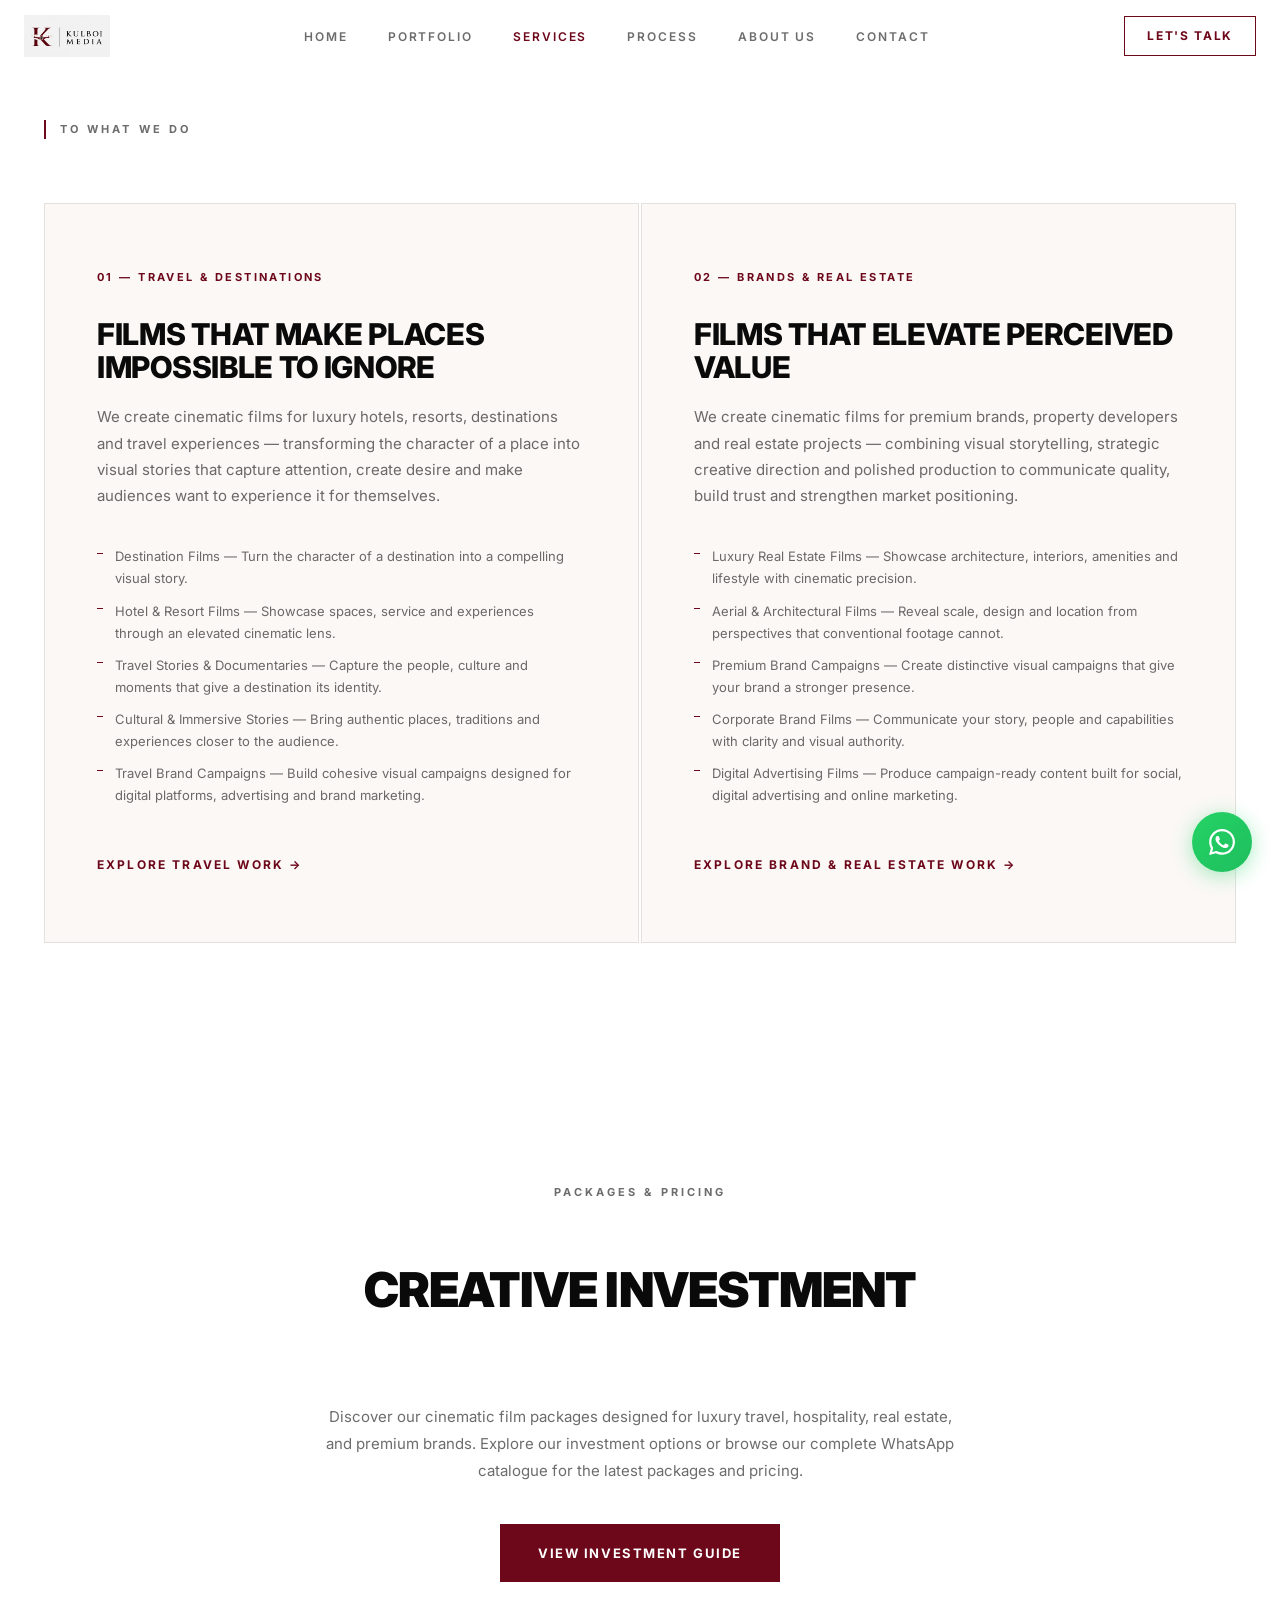
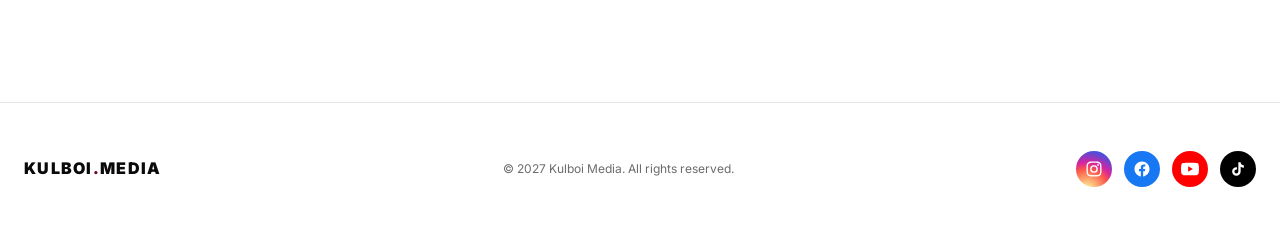
<file: services/index.html>
<!DOCTYPE html>
<html lang="en">
<head>
  <meta charset="UTF-8" />
  <meta name="viewport" content="width=device-width, initial-scale=1.0" />

  <!-- Google tag (gtag.js) -->
  <script async src="https://www.googletagmanager.com/gtag/js?id=G-SZM7FCKKSF"></script>
  <script>
    window.dataLayer = window.dataLayer || [];
    function gtag(){dataLayer.push(arguments);}
    gtag('js', new Date());
    gtag('config', 'G-SZM7FCKKSF');
  </script>
  <title>Services & Pricing | Video Production | Kulboi Media Kenya</title>
  <meta name="description" content="Discover Kulboi Media's cinematic film services for travel, hospitality, real estate and premium brands, plus our creative investment packages." />
  <meta name="keywords" content="visual campaigns Kenya, brand films Kenya, destination films Kenya, cinematic content Kenya, real estate video Kenya, creative production Africa, hotel promotional video Kenya, brand video production Kenya" />
  <meta property="og:title" content="Services & Pricing | Video Production | Kulboi Media Kenya" />
  <meta property="og:description" content="Discover Kulboi Media's cinematic film services for travel, hospitality, real estate and premium brands, plus our creative investment packages." />
  <meta property="og:type" content="website" />
  <meta property="og:url" content="https://www.kulboimedia.co.ke/services" />
  <meta property="og:site_name" content="Kulboi Media" />
  <meta property="og:locale" content="en_US" />
  <meta property="og:image" content="https://www.kulboimedia.co.ke/images/portfolio-brand.webp" />
  <meta property="og:image:width" content="1024" />
  <meta property="og:image:height" content="683" />
  <meta name="twitter:card" content="summary_large_image" />
  <meta name="twitter:title" content="Services & Pricing | Video Production | Kulboi Media Kenya" />
  <meta name="twitter:description" content="Discover Kulboi Media's cinematic film services for travel, hospitality, real estate and premium brands, plus our creative investment packages." />
  <meta name="twitter:image" content="https://www.kulboimedia.co.ke/images/portfolio-brand.webp" />
  <link rel="canonical" href="https://www.kulboimedia.co.ke/services" />

  <meta name="theme-color" content="#6D071A" />
  <link rel="icon" href="/favicon.ico" sizes="any">
  <link rel="icon" type="image/png" sizes="16x16" href="/favicon-16x16.png">
  <link rel="icon" type="image/png" sizes="32x32" href="/favicon-32x32.png">
  <link rel="icon" type="image/png" sizes="48x48" href="/favicon-48x48.png">
  <link rel="icon" type="image/png" sizes="192x192" href="/android-chrome-192x192.png">
  <link rel="apple-touch-icon" sizes="180x180" href="/apple-touch-icon.png">
  <link rel="manifest" href="/site.webmanifest">

  <!-- JSON-LD Schema: Organization + LocalBusiness -->
  <script type="application/ld+json">
  {
    "@context": "https://schema.org",
    "@graph": [
      {
        "@type": "Organization",
        "@id": "https://www.kulboimedia.co.ke/#organization",
        "name": "Kulboi Media",
        "url": "https://www.kulboimedia.co.ke",
        "logo": {
          "@type": "ImageObject",
          "url": "https://www.kulboimedia.co.ke/images/logo-mark.png"
        },
        "image": "https://www.kulboimedia.co.ke/images/logo-mark.png",
        "email": "kulboimedia@gmail.com",
        "telephone": "+254757309565",
        "description": "Cinematic travel films, real estate visuals, and brand storytelling for destinations and businesses in Kenya and beyond.",
        "sameAs": [
          "https://www.facebook.com/kulboimedia",
          "https://www.instagram.com/kulboimedia",
          "https://www.tiktok.com/@kulboimedia",
          "https://www.youtube.com/@kulboimedia"
        ]
      },
      {
        "@type": "LocalBusiness",
        "@id": "https://www.kulboimedia.co.ke/#localbusiness",
        "parentOrganization": { "@id": "https://www.kulboimedia.co.ke/#organization" },
        "name": "Kulboi Media",
        "url": "https://www.kulboimedia.co.ke",
        "image": "https://www.kulboimedia.co.ke/images/logo-mark.png",
        "telephone": "+254757309565",
        "email": "kulboimedia@gmail.com",
        "priceRange": "$$",
        "address": {
          "@type": "PostalAddress",
          "addressCountry": "KE"
        },
        "areaServed": ["Kenya", "Africa", "Worldwide"],
        "description": "Cinematic travel films, real estate visuals, and brand storytelling for destinations and businesses in Kenya and beyond."
      }
    ]
  }
  </script>

  <link rel="preconnect" href="https://fonts.googleapis.com" />
  <link rel="preconnect" href="https://fonts.gstatic.com" crossorigin />
  <link rel="preload" as="style" href="https://fonts.googleapis.com/css2?family=Inter:wght@400;500;600;700;800;900&display=swap" />
  <link href="https://fonts.googleapis.com/css2?family=Inter:wght@400;500;600;700;800;900&display=swap" rel="stylesheet" media="print" onload="this.media='all'" />
  <noscript><link href="https://fonts.googleapis.com/css2?family=Inter:wght@400;500;600;700;800;900&display=swap" rel="stylesheet" /></noscript>
  <link rel="stylesheet" href="/styles.css" />

</head>
<body>

  <!-- NAV -->
  <nav id="main-nav">
    <div class="nav-inner">
      <a class="nav-logo" href="/"><img class="nav-logo-img" src="/images/logo-nav.webp" alt="Kulboi Media Logo" width="330" height="162" decoding="async" fetchpriority="high" /></a>
      <ul class="nav-links">
        <li><a href="/">Home</a></li>
        <li><a href="/portfolio">Portfolio</a></li>
        <li><a href="/services" aria-current="page">Services</a></li>
        <li><a href="/process">Process</a></li>
        <li><a href="/about">About us</a></li>
        <li><a href="/contact">Contact</a></li>
      </ul>
      <a class="nav-cta" href="https://wa.me/254757309565?text=Hi%20Kulboi%20Media%2C%20I%20want%20to%20book%20a%20project." target="_blank" rel="noopener">Let's Talk</a>
      <button class="hamburger" id="hamburger" aria-label="Toggle menu">
        <span></span><span></span><span></span>
      </button>
    </div>
  </nav>

  <!-- MOBILE MENU -->
  <div class="mobile-menu" id="mobile-menu">
    <a class="mobile-link" href="/">Home</a>
    <a class="mobile-link" href="/portfolio">Portfolio</a>
    <a class="mobile-link" href="/services" aria-current="page">Services</a>
    <a class="mobile-link" href="/process">Process</a>
    <a class="mobile-link" href="/about">About us</a>
    <a class="mobile-link" href="/contact">Contact</a>
    <a href="https://wa.me/254757309565?text=Hi%20Kulboi%20Media%2C%20I%20want%20to%20book%20a%20project." target="_blank" rel="noopener" class="btn-primary">Let's Talk</a>
  </div>

  <!-- SERVICES -->
  <section id="services" class="section">
    <div class="container">
      <p class="section-label reveal">TO WHAT WE DO</p>
      <div class="services-grid">
        <!-- Travel -->
        <div class="service-card reveal">
          <span class="service-num">01 — TRAVEL &amp; DESTINATIONS</span>
          <h2 class="service-title">Films That Make Places Impossible to Ignore</h2>
          <p class="service-desc">
            We create cinematic films for luxury hotels, resorts, destinations and travel experiences — transforming the character of a place into visual stories that capture attention, create desire and make audiences want to experience it for themselves.
          </p>
          <ul class="service-list">
            <li>Destination Films — Turn the character of a destination into a compelling visual story.</li>
            <li>Hotel &amp; Resort Films — Showcase spaces, service and experiences through an elevated cinematic lens.</li>
            <li>Travel Stories &amp; Documentaries — Capture the people, culture and moments that give a destination its identity.</li>
            <li>Cultural &amp; Immersive Stories — Bring authentic places, traditions and experiences closer to the audience.</li>
            <li>Travel Brand Campaigns — Build cohesive visual campaigns designed for digital platforms, advertising and brand marketing.</li>
          </ul>
          <a href="/portfolio" class="service-link">EXPLORE TRAVEL WORK →</a>
        </div>
        <!-- Brand -->
        <div class="service-card reveal reveal-delay-2">
          <span class="service-num">02 — BRANDS &amp; REAL ESTATE</span>
          <h2 class="service-title">Films That Elevate Perceived Value</h2>
          <p class="service-desc">
            We create cinematic films for premium brands, property developers and real estate projects — combining visual storytelling, strategic creative direction and polished production to communicate quality, build trust and strengthen market positioning.
          </p>
          <ul class="service-list">
            <li>Luxury Real Estate Films — Showcase architecture, interiors, amenities and lifestyle with cinematic precision.</li>
            <li>Aerial &amp; Architectural Films — Reveal scale, design and location from perspectives that conventional footage cannot.</li>
            <li>Premium Brand Campaigns — Create distinctive visual campaigns that give your brand a stronger presence.</li>
            <li>Corporate Brand Films — Communicate your story, people and capabilities with clarity and visual authority.</li>
            <li>Digital Advertising Films — Produce campaign-ready content built for social, digital advertising and online marketing.</li>
          </ul>
          <a href="/portfolio" class="service-link">EXPLORE BRAND &amp; REAL ESTATE WORK →</a>
        </div>
      </div>
    </div>
  </section>

  <!-- CREATIVE INVESTMENT -->
  <section id="creative-investment" class="section">
    <div class="container" style="text-align:center;">
      <p class="section-label reveal" style="margin:0 auto 48px; border-left:none; padding-left:0;">Packages &amp; Pricing</p>
      <h2 class="process-title reveal reveal-delay-1">Creative Investment</h2>
      <p class="why-body reveal reveal-delay-2" style="max-width:640px; margin:0 auto 40px;">
        Discover our cinematic film packages designed for luxury travel, hospitality, real estate, and premium brands. Explore our investment options or browse our complete WhatsApp catalogue for the latest packages and pricing.
      </p>
      <div class="reveal reveal-delay-3">
        <a href="https://wa.me/c/254757309565" target="_blank" rel="noopener" class="btn-primary">View Investment Guide</a>
      </div>
    </div>
  </section>

  <!-- FOOTER -->
  <footer>
    <div class="footer-inner">
      <a class="footer-logo" href="/">KULBOI<span>.</span>MEDIA</a>
      <p class="footer-copy">© 2027 Kulboi Media. All rights reserved.</p>
      <div class="social-icons">
        <a href="https://www.instagram.com/kulboimedia" target="_blank" rel="noopener" aria-label="Instagram" class="social-icon-link social-icon-instagram">
          <svg viewBox="0 0 24 24" fill="none" xmlns="http://www.w3.org/2000/svg">
            <path d="M12 2c2.717 0 3.056.01 4.122.06 1.065.05 1.79.217 2.428.465.66.256 1.216.6 1.772 1.153a4.908 4.908 0 0 1 1.153 1.772c.247.637.415 1.363.465 2.428.047 1.066.06 1.405.06 4.122 0 2.717-.01 3.056-.06 4.122-.05 1.065-.218 1.79-.465 2.428a4.883 4.883 0 0 1-1.153 1.772 4.915 4.915 0 0 1-1.772 1.153c-.637.247-1.363.415-2.428.465-1.066.047-1.405.06-4.122.06-2.717 0-3.056-.01-4.122-.06-1.065-.05-1.79-.218-2.428-.465a4.89 4.89 0 0 1-1.772-1.153 4.904 4.904 0 0 1-1.153-1.772c-.248-.637-.415-1.363-.465-2.428C2.013 15.056 2 14.717 2 12c0-2.717.01-3.056.06-4.122.05-1.066.217-1.79.465-2.428a4.9 4.9 0 0 1 1.153-1.772A4.897 4.897 0 0 1 5.45 2.525c.638-.248 1.362-.415 2.428-.465C8.944 2.013 9.283 2 12 2zm0 1.802c-2.67 0-2.986.01-4.04.058-.976.045-1.505.207-1.858.344-.466.182-.8.398-1.15.748-.35.35-.566.683-.748 1.15-.137.353-.3.882-.344 1.857-.048 1.055-.058 1.37-.058 4.041 0 2.67.01 2.986.058 4.04.045.976.207 1.505.344 1.858.182.466.399.8.748 1.15.35.35.684.566 1.15.748.353.137.882.3 1.857.344 1.054.048 1.37.058 4.041.058 2.67 0 2.987-.01 4.04-.058.976-.045 1.506-.207 1.858-.344.466-.182.8-.398 1.15-.748.35-.35.567-.684.748-1.15.137-.353.3-.882.345-1.857.047-1.055.058-1.37.058-4.041 0-2.67-.01-2.986-.058-4.04-.046-.976-.208-1.505-.345-1.858a3.097 3.097 0 0 0-.748-1.15 3.098 3.098 0 0 0-1.15-.748c-.352-.137-.882-.3-1.857-.344-1.054-.048-1.37-.058-4.041-.058zM12 6.865A5.135 5.135 0 1 1 12 17.135 5.135 5.135 0 0 1 12 6.865zm0 1.802a3.333 3.333 0 1 0 0 6.666 3.333 3.333 0 0 0 0-6.666zm6.538-2.002a1.2 1.2 0 1 1-2.4 0 1.2 1.2 0 0 1 2.4 0z" fill="white"/>
          </svg>
        </a>
        <a href="https://www.facebook.com/kulboimedia" target="_blank" rel="noopener" aria-label="Facebook" class="social-icon-link social-icon-facebook">
          <svg viewBox="0 0 24 24" fill="none" xmlns="http://www.w3.org/2000/svg">
            <path d="M22 12.06C22 6.504 17.523 2 12 2S2 6.504 2 12.06c0 5.022 3.657 9.184 8.438 9.94v-7.03H7.898v-2.91h2.54V9.845c0-2.522 1.492-3.915 3.777-3.915 1.094 0 2.238.197 2.238.197v2.476h-1.26c-1.243 0-1.63.78-1.63 1.58v1.897h2.773l-.443 2.91h-2.33V22c4.78-.756 8.437-4.918 8.437-9.94z" fill="white"/>
          </svg>
        </a>
        <a href="https://www.youtube.com/@kulboimedia" target="_blank" rel="noopener" aria-label="YouTube" class="social-icon-link social-icon-youtube">
          <svg viewBox="0 0 24 24" fill="none" xmlns="http://www.w3.org/2000/svg">
            <path d="M23.498 6.186a3.016 3.016 0 0 0-2.122-2.136C19.505 3.545 12 3.545 12 3.545s-7.505 0-9.377.505A3.017 3.017 0 0 0 .502 6.186C0 8.07 0 12 0 12s0 3.93.502 5.814a3.016 3.016 0 0 0 2.122 2.136c1.871.505 9.376.505 9.376.505s7.505 0 9.377-.505a3.015 3.015 0 0 0 2.122-2.136C24 15.93 24 12 24 12s0-3.93-.502-5.814zM9.546 15.568V8.432L15.818 12l-6.272 3.568z" fill="white"/>
          </svg>
        </a>
        <a href="https://www.tiktok.com/@kulboimedia" target="_blank" rel="noopener" aria-label="TikTok" class="social-icon-link social-icon-tiktok">
          <svg viewBox="0 0 24 24" fill="none" xmlns="http://www.w3.org/2000/svg">
            <path d="M16.6 5.82s.51.5 0 0A4.278 4.278 0 0 1 15.54 3h-3.09v12.4a2.592 2.592 0 0 1-2.59 2.5c-1.42 0-2.6-1.16-2.6-2.6 0-1.72 1.66-3.01 3.37-2.48V9.66c-3.45-.46-6.47 2.22-6.47 5.64 0 3.33 2.76 5.7 5.69 5.7 3.14 0 5.69-2.55 5.69-5.7V9.01a7.35 7.35 0 0 0 4.3 1.38V7.3s-1.88.09-3.24-1.48z" fill="white"/>
          </svg>
        </a>
      </div>
    </div>
  </footer>

  <!-- WHATSAPP FLOAT -->
  <a class="wa-float" href="https://wa.me/254757309565?text=Hi%20Kulboi%20Media%2C%20I%20want%20to%20book%20a%20project." target="_blank" rel="noopener" aria-label="Chat on WhatsApp">
    <span class="wa-label">Book on WhatsApp</span>
    <svg width="26" height="26" viewBox="0 0 24 24" fill="white" xmlns="http://www.w3.org/2000/svg">
      <path d="M17.472 14.382c-.297-.149-1.758-.867-2.03-.967-.273-.099-.471-.148-.67.15-.197.297-.767.966-.94 1.164-.173.199-.347.223-.644.075-.297-.15-1.255-.463-2.39-1.475-.883-.788-1.48-1.761-1.653-2.059-.173-.297-.018-.458.13-.606.134-.133.298-.347.446-.52.149-.174.198-.298.298-.497.099-.198.05-.371-.025-.52-.075-.149-.669-1.612-.916-2.207-.242-.579-.487-.5-.669-.51-.173-.008-.371-.01-.57-.01-.198 0-.52.074-.792.372-.272.297-1.04 1.016-1.04 2.479 0 1.462 1.065 2.875 1.213 3.074.149.198 2.096 3.2 5.077 4.487.709.306 1.262.489 1.694.625.712.227 1.36.195 1.871.118.571-.085 1.758-.719 2.006-1.413.248-.694.248-1.289.173-1.413-.074-.124-.272-.198-.57-.347m-5.421 7.403h-.004a9.87 9.87 0 01-5.031-1.378l-.361-.214-3.741.982.998-3.648-.235-.374a9.86 9.86 0 01-1.51-5.26c.001-5.45 4.436-9.884 9.888-9.884 2.64 0 5.122 1.03 6.988 2.898a9.825 9.825 0 012.893 6.994c-.003 5.45-4.437 9.884-9.885 9.884m8.413-18.297A11.815 11.815 0 0012.05 0C5.495 0 .16 5.335.157 11.892c0 2.096.547 4.142 1.588 5.945L.057 24l6.305-1.654a11.882 11.882 0 005.683 1.448h.005c6.554 0 11.89-5.335 11.893-11.893a11.821 11.821 0 00-3.48-8.413z"/>
    </svg>
  </a>

  <script src="/main.js" defer></script>
</body>
</html>
</file>
<file: styles.css>
*,*::before,*::after{box-sizing:border-box;margin:0;padding:0}:root{--black:#FFFFFF;--charcoal:#F6F1EE;--card-bg:#FBF8F6;--border:rgba(10,10,10,0.1);--white:#0A0A0A;--white-dim:rgba(10,10,10,0.6);--orange:#6D071A;--orange-glow:rgba(109,7,26,0.25);--max-w:1240px;--section-gap:120px}html{scroll-behavior:smooth}body{font-family:'Inter',-apple-system,BlinkMacSystemFont,sans-serif;background:var(--black);color:var(--white);line-height:1.7;-webkit-font-smoothing:antialiased;overflow-x:hidden}.container{max-width:var(--max-w);margin:0 auto;padding:0 24px}.eyebrow{font-size:11px;font-weight:700;letter-spacing:0.22em;text-transform:uppercase;color:var(--orange);display:block;margin-bottom:18px}.btn-primary{display:inline-flex;align-items:center;gap:8px;background:var(--orange);color:#fff;font-family:inherit;font-size:13px;font-weight:700;letter-spacing:0.12em;text-transform:uppercase;padding:16px 36px;border:2px solid var(--orange);cursor:pointer;text-decoration:none;transition:background 0.2s,transform 0.2s,box-shadow 0.2s}.btn-primary:hover{background:transparent;color:var(--orange);box-shadow:0 0 24px var(--orange-glow);transform:translateY(-1px)}.btn-outline{display:inline-flex;align-items:center;gap:8px;background:transparent;color:var(--white);font-family:inherit;font-size:13px;font-weight:700;letter-spacing:0.12em;text-transform:uppercase;padding:16px 36px;border:2px solid rgba(10,10,10,0.25);cursor:pointer;text-decoration:none;transition:border-color 0.2s,color 0.2s,transform 0.2s}.btn-outline:hover{border-color:var(--orange);color:var(--orange);transform:translateY(-1px)}.section{padding:var(--section-gap) 0}.section-label{font-size:11px;font-weight:700;letter-spacing:0.28em;text-transform:uppercase;color:var(--white-dim);border-left:2px solid var(--orange);padding-left:14px;margin-bottom:48px}.reveal{opacity:0;transform:translateY(28px);transition:opacity 0.7s ease,transform 0.7s ease}.reveal.visible{opacity:1;transform:translateY(0)}.reveal-delay-1{transition-delay:0.1s}.reveal-delay-2{transition-delay:0.2s}.reveal-delay-3{transition-delay:0.3s}.reveal-delay-4{transition-delay:0.4s}nav{position:fixed;top:0;left:0;right:0;z-index:1000;padding:0 24px;transition:background 0.3s,backdrop-filter 0.3s}nav.scrolled{background:rgba(255,255,255,0.92);backdrop-filter:blur(12px);border-bottom:1px solid var(--border)}.nav-inner{max-width:var(--max-w);margin:0 auto;display:flex;align-items:center;justify-content:space-between;height:72px}.nav-logo{font-size:18px;font-weight:900;letter-spacing:0.08em;text-transform:uppercase;color:var(--white);text-decoration:none;display:flex;align-items:center}.nav-logo span{color:var(--orange)}.nav-logo-img{height:42px;width:auto;display:block}.nav-links{display:flex;align-items:center;gap:40px;list-style:none}.nav-links a{font-size:12px;font-weight:600;letter-spacing:0.16em;text-transform:uppercase;color:var(--white-dim);text-decoration:none;transition:color 0.2s}.nav-links a:hover{color:var(--white)}.nav-links a[aria-current="page"]{color:var(--orange)}.mobile-menu a[aria-current="page"]{color:var(--orange)}.nav-cta{font-size:12px;font-weight:700;letter-spacing:0.14em;text-transform:uppercase;color:var(--orange);text-decoration:none;border:1.5px solid var(--orange);padding:9px 22px;transition:background 0.2s,color 0.2s}.nav-cta:hover{background:var(--orange);color:#fff}.hamburger{display:none;flex-direction:column;gap:5px;cursor:pointer;background:none;border:none;padding:4px}.hamburger span{display:block;width:24px;height:2px;background:var(--white);transition:transform 0.3s,opacity 0.3s}.hamburger.open span:nth-child(1){transform:translateY(7px) rotate(45deg)}.hamburger.open span:nth-child(2){opacity:0}.hamburger.open span:nth-child(3){transform:translateY(-7px) rotate(-45deg)}.mobile-menu{display:none;position:fixed;top:72px;left:0;right:0;bottom:0;background:rgba(255,255,255,0.98);backdrop-filter:blur(16px);flex-direction:column;align-items:center;justify-content:center;gap:36px;z-index:999}.mobile-menu.open{display:flex}.mobile-menu a{font-size:22px;font-weight:700;letter-spacing:0.1em;text-transform:uppercase;color:var(--white);text-decoration:none;transition:color 0.2s}.mobile-menu a:hover{color:var(--orange)}#hero{position:relative;height:100vh;min-height:640px;display:flex;align-items:flex-end;overflow:hidden}.hero-video-bg{position:absolute;inset:0;z-index:0;background:#FFFFFF}.hero-video-bg::after{content:'';position:absolute;inset:0;background-image:url("data:image/svg+xml,%3Csvg viewBox='0 0 256 256' xmlns='http://www.w3.org/2000/svg'%3E%3Cfilter id='noise'%3E%3CfeTurbulence type='fractalNoise' baseFrequency='0.9' numOctaves='4' stitchTiles='stitch'/%3E%3C/filter%3E%3Crect width='100%25' height='100%25' filter='url(%23noise)' opacity='0.04'/%3E%3C/svg%3E");opacity:0.4;pointer-events:none}.hero-video-bg::before{content:'';position:absolute;inset:0;background:linear-gradient(to bottom,rgba(255,255,255,0.5) 0%,transparent 18%),linear-gradient(to top,rgba(255,255,255,0.7) 0%,transparent 40%);z-index:1}.hero-content{position:relative;z-index:2;max-width:var(--max-w);width:100%;margin:0 auto;padding:0 24px 100px}.hero-eyebrow{font-size:11px;font-weight:700;letter-spacing:0.28em;text-transform:uppercase;color:var(--orange);margin-bottom:28px;display:block}.hero-h1{font-size:clamp(38px,4.6vw,68px);font-weight:900;line-height:1.08;letter-spacing:-0.02em;text-transform:none;margin-bottom:24px;margin-top:0}.hero-sub{font-size:clamp(14px,1.6vw,17px);font-weight:400;color:var(--white-dim);max-width:560px;line-height:1.7;margin-bottom:16px}.hero-sub:last-of-type{margin-bottom:44px}.hero-btns{display:flex;gap:16px;flex-wrap:wrap}.hero-grid{display:grid;grid-template-columns:1.15fr 0.85fr;align-items:center;gap:64px}.hero-copy{max-width:620px}.hero-visual{position:relative;aspect-ratio:4/5;max-width:420px;width:100%;margin-left:auto;border-radius:6px;overflow:hidden}.hero-visual img{width:100%;height:100%;display:block;object-fit:cover;border-radius:6px;filter:drop-shadow(0 20px 50px rgba(109,7,26,0.28))}.hero-visual::after{content:'';position:absolute;inset:0;border-radius:6px;box-shadow:inset 0 0 0 1px rgba(10,10,10,0.08);pointer-events:none}@media (max-width:900px){#hero{height:auto;min-height:100svh;overflow:visible}.hero-content{padding-top:104px}.hero-grid{grid-template-columns:1fr;text-align:left;gap:36px}.hero-visual{order:-1;max-width:280px;aspect-ratio:1/1;margin:0 auto}}#services{background:var(--black)}.services-grid{display:grid;grid-template-columns:1fr 1fr;gap:2px;margin-top:64px}.service-card{background:var(--card-bg);padding:64px 52px;border:1px solid var(--border);transition:border-color 0.3s;position:relative;overflow:hidden}.service-card::before{content:'';position:absolute;top:0;left:0;right:0;height:2px;background:var(--orange);transform:scaleX(0);transform-origin:left;transition:transform 0.4s ease}.service-card:hover::before{transform:scaleX(1)}.service-card:hover{border-color:rgba(109,7,26,0.2)}.service-num{font-size:11px;font-weight:700;letter-spacing:0.22em;color:var(--orange);margin-bottom:32px;display:block}.service-title{font-size:clamp(22px,2.5vw,30px);font-weight:800;letter-spacing:-0.01em;text-transform:uppercase;margin-bottom:20px;line-height:1.1}.service-desc{font-size:15px;color:var(--white-dim);line-height:1.75;margin-bottom:36px}.service-list{list-style:none;margin-bottom:44px;display:flex;flex-direction:column;gap:10px}.service-list li{font-size:13px;color:var(--white-dim);padding-left:18px;position:relative}.service-list li::before{content:'';position:absolute;left:0;top:8px;width:6px;height:1px;background:var(--orange)}.service-link{font-size:12px;font-weight:700;letter-spacing:0.18em;text-transform:uppercase;color:var(--orange);text-decoration:none;display:inline-flex;align-items:center;gap:10px;transition:gap 0.2s,background 0.2s,color 0.2s}.service-link:hover{gap:16px}#portfolio{background:var(--black)}.portfolio-header{display:flex;align-items:flex-end;justify-content:space-between;margin-bottom:48px;flex-wrap:wrap;gap:24px}.portfolio-title{font-size:clamp(32px,4vw,52px);font-weight:900;letter-spacing:-0.02em;text-transform:uppercase;line-height:1}.portfolio-trusted{font-size:13px;font-weight:500;color:var(--white-dim);margin-top:14px;letter-spacing:0.02em}.portfolio-filters{display:flex;gap:8px}.filter-btn{font-size:11px;font-weight:700;letter-spacing:0.18em;text-transform:uppercase;background:none;border:1px solid var(--border);color:var(--white-dim);padding:8px 20px;cursor:pointer;transition:border-color 0.2s,color 0.2s;font-family:inherit}.filter-btn.active,.filter-btn:hover{border-color:var(--orange);color:var(--orange)}.portfolio-grid{display:grid;grid-template-columns:repeat(3,1fr);gap:4px}.portfolio-card{position:relative;overflow:hidden;aspect-ratio:16/9;cursor:pointer;background:var(--card-bg)}.portfolio-card img{width:100%;height:100%;object-fit:cover;transition:transform 0.6s ease;display:block}.portfolio-card-inner{position:absolute;inset:0;background:linear-gradient(to bottom,transparent 30%,rgba(10,10,10,0.55) 65%,rgba(10,10,10,0.92) 100%);display:flex;flex-direction:column;justify-content:flex-end;padding:22px 24px;opacity:0;transition:opacity 0.35s ease}.portfolio-card::after{content:'';position:absolute;inset:0;z-index:2;pointer-events:none;background-image:url("data:image/svg+xml,%3Csvg viewBox='0 0 200 200' xmlns='http://www.w3.org/2000/svg'%3E%3Cfilter id='g'%3E%3CfeTurbulence type='fractalNoise' baseFrequency='0.85' numOctaves='4' stitchTiles='stitch'/%3E%3C/filter%3E%3Crect width='100%25' height='100%25' filter='url(%23g)' opacity='0.045'/%3E%3C/svg%3E");opacity:0;transition:opacity 0.35s}.portfolio-card:hover::after{opacity:1}.portfolio-card:hover img{transform:scale(1.04)}.portfolio-card:hover .portfolio-card-inner{opacity:1}.portfolio-card-tag{font-size:9px;font-weight:700;letter-spacing:0.22em;text-transform:uppercase;color:var(--orange);margin-bottom:6px}.portfolio-card-title{font-size:15px;font-weight:700;letter-spacing:0.02em;line-height:1.3}.portfolio-placeholder{width:100%;height:100%;position:absolute;inset:0;display:flex;align-items:center;justify-content:center}.ph-travel-1{background:linear-gradient(135deg,#0d1a0d 0%,#1a2e1a 50%,#0d1a0d 100%)}.ph-travel-2{background:linear-gradient(135deg,#0d0d1a 0%,#1a1a2e 50%,#0d0d1a 100%)}.ph-travel-3{background:linear-gradient(135deg,#1a100d 0%,#2e1a0d 50%,#1a100d 100%)}.ph-brand-1{background:linear-gradient(135deg,#0d0d0d 0%,#1c1c1c 50%,#0d0d0d 100%)}.ph-brand-2{background:linear-gradient(135deg,#0d1010 0%,#101a1a 50%,#0d1010 100%)}.ph-brand-3{background:linear-gradient(135deg,#110d0d 0%,#1a0d0d 50%,#110d0d 100%)}.ph-icon{font-size:32px;opacity:0.15}.portfolio-cta-wrap{text-align:center;margin-top:56px}.portfolio-travel-feature{grid-column:1 / -1;display:flex;flex-direction:column;gap:32px;margin-bottom:12px}.portfolio-travel-feature-media{position:relative;overflow:hidden;aspect-ratio:21/9;background:var(--card-bg);display:flex;align-items:center;justify-content:center}.portfolio-travel-feature-media img{width:100%;height:100%;object-fit:contain;display:block}.portfolio-travel-feature-text{text-align:center;max-width:760px;margin:0 auto}.portfolio-travel-feature-text p{font-size:16px;line-height:1.8;color:var(--white-dim);margin-bottom:28px}.btn-youtube{display:inline-flex;align-items:center;gap:10px;background:#FF0000;color:#fff;font-family:inherit;font-size:13px;font-weight:700;letter-spacing:0.1em;text-transform:uppercase;padding:15px 30px;border:2px solid #FF0000;border-radius:2px;cursor:pointer;text-decoration:none;transition:background 0.2s,transform 0.2s,box-shadow 0.2s}.btn-youtube:hover{background:#cc0000;border-color:#cc0000;transform:translateY(-1px);box-shadow:0 0 24px rgba(255,0,0,0.3)}@media (max-width:640px){.portfolio-travel-feature-media{aspect-ratio:4/3}}.portfolio-gallery-grid{display:grid;grid-template-columns:repeat(3,1fr);gap:6px}.portfolio-gallery-item{position:relative;overflow:hidden;aspect-ratio:3/4;background:var(--card-bg);display:flex;align-items:center;justify-content:center}.portfolio-gallery-item img{width:100%;height:100%;object-fit:contain;display:block}@media (max-width:640px){.portfolio-gallery-grid{grid-template-columns:1fr;gap:10px}.portfolio-gallery-item{aspect-ratio:3/4;max-height:420px}}#why{background:#FFFFFF}.why-inner{display:grid;grid-template-columns:1fr 1fr;gap:100px;align-items:center}.why-headline{font-size:clamp(30px,3.5vw,44px);font-weight:800;line-height:1.15;letter-spacing:-0.02em;text-transform:uppercase}.why-headline em{font-style:normal;color:var(--orange)}.why-body{font-size:15px;color:var(--white-dim);line-height:1.8;margin-top:16px}.why-body:first-of-type{margin-top:24px}.why-highlights{display:grid;grid-template-columns:1fr 1fr;gap:24px;margin-top:48px}.why-item{border-left:2px solid var(--orange);padding-left:20px}.why-item-title{font-size:13px;font-weight:700;letter-spacing:0.06em;text-transform:uppercase;margin-bottom:6px}.why-item-desc{font-size:13px;color:var(--white-dim);line-height:1.6}.why-visual{position:relative;aspect-ratio:4/5;background:var(--card-bg);overflow:hidden}.why-visual-inner{position:absolute;inset:0;background:linear-gradient(135deg,#0f1a0f 0%,#1a2a0f 40%,#0f1a1a 100%)}.why-visual-inner::after{content:'';position:absolute;inset:0;background:linear-gradient(to bottom,transparent 40%,rgba(10,10,10,0.6) 100%)}.why-badge{position:absolute;bottom:32px;left:32px;z-index:2;background:rgba(10,10,10,0.85);backdrop-filter:blur(8px);border:1px solid var(--border);border-left:3px solid var(--orange);padding:16px 24px}.why-badge-label{font-size:10px;color:var(--white-dim);letter-spacing:0.2em;text-transform:uppercase}.why-badge-value{font-size:24px;font-weight:800;margin-top:2px}#process{background:var(--black)}.process-title{font-size:clamp(32px,4vw,48px);font-weight:900;letter-spacing:-0.02em;text-transform:uppercase;margin-bottom:72px}.process-steps{display:grid;grid-template-columns:repeat(4,1fr);gap:2px}.process-step{background:var(--card-bg);padding:44px 36px;border:1px solid var(--border);transition:border-color 0.3s}.process-step:hover{border-color:var(--orange)}.process-step-num{font-size:11px;font-weight:700;letter-spacing:0.2em;color:var(--orange);margin-bottom:24px;display:block}.process-step-title{font-size:16px;font-weight:700;text-transform:uppercase;letter-spacing:0.04em;margin-bottom:14px}.process-step-desc{font-size:14px;color:var(--white-dim);line-height:1.7}#cta-final{background:var(--charcoal);text-align:center;padding:140px 24px;position:relative;overflow:hidden}#cta-final::before{content:'';position:absolute;top:50%;left:50%;transform:translate(-50%,-50%);width:600px;height:600px;background:radial-gradient(circle,rgba(109,7,26,0.06) 0%,transparent 70%);pointer-events:none}.cta-headline{font-size:clamp(36px,5vw,64px);font-weight:900;letter-spacing:-0.02em;text-transform:uppercase;line-height:1;margin-bottom:24px;position:relative}.cta-sub{font-size:16px;color:var(--white-dim);max-width:480px;margin:0 auto 48px;line-height:1.7}#contact{background:var(--black)}.contact-inner{display:flex;justify-content:center;max-width:640px;margin:0 auto}.contact-info-title{font-size:clamp(28px,3vw,38px);font-weight:900;text-transform:uppercase;letter-spacing:-0.01em;line-height:1.1;margin-bottom:28px}.contact-info-desc{font-size:15px;color:var(--white-dim);line-height:1.75;margin-bottom:44px}.contact-links{display:flex;flex-direction:column;gap:16px}.contact-link-item{display:flex;align-items:center;gap:14px;text-decoration:none;color:var(--white);transition:color 0.2s}.contact-link-item:hover{color:var(--orange)}.contact-link-icon{width:40px;height:40px;border:1px solid var(--border);display:flex;align-items:center;justify-content:center;font-size:16px;flex-shrink:0;transition:border-color 0.2s,background 0.2s}.contact-link-item:hover .contact-link-icon{border-color:var(--orange);background:rgba(109,7,26,0.08)}.contact-link-label{font-size:11px;color:var(--white-dim);letter-spacing:0.14em;text-transform:uppercase}.contact-link-value{font-size:14px;font-weight:600;margin-top:1px}.follow-us-label{font-size:11px;font-weight:700;letter-spacing:0.28em;text-transform:uppercase;color:var(--white-dim);margin-top:36px;margin-bottom:16px}.social-icons{display:flex;align-items:center;gap:18px;margin-top:0}.social-icon-link{width:48px;height:48px;border-radius:50%;display:flex;align-items:center;justify-content:center;transition:transform 0.2s,box-shadow 0.2s}.social-icon-link svg{width:24px;height:24px;display:block}.social-icon-link:hover{transform:translateY(-3px)}.social-icon-instagram{background:radial-gradient(circle at 30% 110%,#fdf497 0%,#fdf497 5%,#fd5949 45%,#d6249f 60%,#285AEB 90%)}.social-icon-instagram:hover{box-shadow:0 6px 18px rgba(214,36,159,0.45)}.social-icon-facebook{background:#1877F2}.social-icon-facebook:hover{box-shadow:0 6px 18px rgba(24,119,242,0.45)}.social-icon-youtube{background:#FF0000}.social-icon-youtube:hover{box-shadow:0 6px 18px rgba(255,0,0,0.45)}.social-icon-tiktok{background:#000000;border:1px solid rgba(10,10,10,0.15)}.social-icon-tiktok:hover{box-shadow:0 6px 18px rgba(10,10,10,0.3)}.testimonials-grid{display:grid;grid-template-columns:repeat(3,1fr);gap:24px}.testimonial-card{background:var(--card-bg);border:1px solid var(--border);padding:40px 36px;position:relative;transition:border-color 0.3s}.testimonial-card:hover{border-color:rgba(109,7,26,0.3)}.testimonial-quote{font-size:64px;font-weight:900;color:var(--orange);line-height:0.8;margin-bottom:20px;opacity:0.6}.testimonial-text{font-size:14px;color:var(--white-dim);line-height:1.8;margin-bottom:28px;font-style:italic}.testimonial-name{font-size:13px;font-weight:700;letter-spacing:0.06em;text-transform:uppercase;color:var(--white)}.testimonial-role{font-size:12px;color:var(--orange);margin-top:4px;letter-spacing:0.04em}footer{background:var(--black);border-top:1px solid var(--border);padding:48px 24px}.footer-inner{max-width:var(--max-w);margin:0 auto;display:flex;align-items:center;justify-content:space-between;flex-wrap:wrap;gap:20px}.footer-logo{font-size:16px;font-weight:900;letter-spacing:0.08em;text-transform:uppercase;text-decoration:none;color:var(--white)}.footer-logo span{color:var(--orange)}.footer-copy{font-size:12px;color:var(--white-dim)}.footer-social{display:flex;gap:16px;align-items:center}.footer-social-link{color:var(--white-dim);transition:color 0.2s;display:flex;align-items:center}.footer-social-link:hover{color:var(--orange)}.footer-inner .social-icons{gap:12px}.footer-inner .social-icon-link{width:36px;height:36px}.footer-inner .social-icon-link svg{width:18px;height:18px}@keyframes wa-glow-pulse{0%{box-shadow:0 0 0 0 rgba(37,211,102,0.55),0 4px 20px rgba(37,211,102,0.4)}50%{box-shadow:0 0 0 12px rgba(37,211,102,0),0 4px 24px rgba(37,211,102,0.6)}100%{box-shadow:0 0 0 0 rgba(37,211,102,0),0 4px 20px rgba(37,211,102,0.4)}}.wa-float{position:fixed;bottom:28px;right:28px;z-index:900;width:60px;height:60px;border-radius:50%;background:linear-gradient(135deg,#25D366,#1ebe5d);display:flex;align-items:center;justify-content:center;text-decoration:none;font-size:26px;box-shadow:0 4px 20px rgba(37,211,102,0.4);animation:wa-glow-pulse 2.2s infinite;transition:transform 0.2s,box-shadow 0.2s}.wa-float:hover{transform:scale(1.1);box-shadow:0 0 0 16px rgba(37,211,102,0),0 8px 32px rgba(37,211,102,0.7);animation:none}.wa-label{position:absolute;right:66px;top:50%;transform:translateY(-50%);background:rgba(10,10,10,0.9);color:var(--white);font-size:11px;font-weight:600;letter-spacing:0.1em;white-space:nowrap;padding:6px 12px;opacity:0;pointer-events:none;transition:opacity 0.2s}.wa-float:hover .wa-label{opacity:1}@media (max-width:900px){:root{--section-gap:80px}.nav-links,.nav-cta{display:none}.hamburger{display:flex}.services-grid{grid-template-columns:1fr;gap:12px}.service-card{padding:44px 32px;border-radius:8px}.portfolio-grid{grid-template-columns:repeat(2,1fr)}.portfolio-card{border-radius:8px;overflow:hidden;box-shadow:0 4px 24px rgba(0,0,0,0.5)}.why-inner{grid-template-columns:1fr;gap:48px}.why-visual{aspect-ratio:16/9;border-radius:8px}.why-highlights{grid-template-columns:1fr 1fr!important;gap:16px}.process-steps{grid-template-columns:repeat(2,1fr);gap:10px}.process-step{border-radius:8px}.testimonials-grid{grid-template-columns:1fr;gap:16px}.testimonial-card{border-radius:8px}.founders-grid{grid-template-columns:1fr 1fr;gap:10px}.founder-img-wrap{aspect-ratio:2/3}.founder-info{padding:24px 24px 28px}.footer-inner{flex-direction:column;align-items:center;text-align:center;gap:16px}.portfolio-filters{flex-wrap:wrap;justify-content:flex-start}.service-link{display:flex;width:100%;justify-content:space-between;background:rgba(109,7,26,0.07);border:1.5px solid rgba(109,7,26,0.35);border-radius:10px;padding:16px 20px;margin-top:8px;gap:12px}.service-link:hover,.service-link:active{gap:12px;background:rgba(109,7,26,0.14);border-color:var(--orange)}}@media (max-width:767px){.founders-grid{grid-template-columns:1fr!important;gap:20px;margin-top:40px!important}.founder-card{width:100%;border-radius:10px}.founder-img-wrap{aspect-ratio:4/5;max-height:440px}.founder-info{padding:24px 20px 30px}.founder-name{font-size:clamp(20px,6vw,24px)}.founder-bio{font-size:14px;line-height:1.75}.founder-tag{font-size:10px;letter-spacing:0.14em}}@media (max-width:580px){:root{--section-gap:60px}.nav-inner{height:60px}.mobile-menu{top:60px}.nav-logo{font-size:15px}#hero{min-height:100svh;height:auto;overflow:visible}.hero-content{padding:88px 16px 72px}.hero-h1{font-size:clamp(30px,9vw,40px);line-height:1.12;letter-spacing:-0.01em}.hero-sub{font-size:14px;line-height:1.65}.hero-btns{flex-direction:column;gap:12px}.btn-primary,.btn-outline{width:100%;justify-content:center;text-align:center;border-radius:6px;padding:16px 24px}.container{padding:0 16px}.section-label{font-size:10px;margin-bottom:32px}.cta-headline{font-size:clamp(28px,9vw,40px)}.services-grid{grid-template-columns:1fr;gap:10px}.service-card{padding:28px 20px;border-radius:10px}.service-title{font-size:20px}.portfolio-grid{grid-template-columns:1fr;gap:10px}.portfolio-header{flex-direction:column;align-items:flex-start;gap:16px}.portfolio-filters{gap:6px;flex-wrap:wrap}.filter-btn{padding:7px 14px;font-size:10px}.portfolio-cta-wrap{margin-top:40px}.yt-cta-btn{width:100%;justify-content:center;border-radius:6px}.portfolio-title{font-size:clamp(26px,8vw,38px)}.why-inner{grid-template-columns:1fr;gap:36px}.why-visual{aspect-ratio:4/3;border-radius:10px;min-height:240px}.why-highlights{grid-template-columns:1fr!important;gap:12px}.why-headline{font-size:clamp(26px,8vw,38px)}.process-steps{grid-template-columns:1fr;gap:10px}.process-step{padding:24px 20px;border-radius:10px}.process-title{font-size:clamp(26px,8vw,38px);margin-bottom:40px}.testimonials-grid{grid-template-columns:1fr;gap:12px}.testimonial-card{padding:28px 20px;border-radius:10px}.testimonial-quote{font-size:48px}.founders-grid{grid-template-columns:1fr;gap:12px}.founder-img-wrap{aspect-ratio:3/4;max-height:480px}.founder-info{padding:20px 16px 24px}.founder-name{font-size:22px}.founder-bio{font-size:13px}.founder-tag{font-size:9px;letter-spacing:0.12em}#cta-final{padding:72px 16px}.cta-sub{font-size:14px}.contact-info-title{font-size:24px}.contact-inner{padding:0}.contact-link-value{font-size:13px;word-break:break-all}.footer-inner{flex-direction:column;align-items:center;text-align:center;gap:14px}footer{padding:36px 16px}.footer-copy{font-size:11px}.wa-float{bottom:16px;right:14px;width:52px;height:52px}.wa-label{display:none}}@media (max-width:400px){.hero-h1{font-size:30px}.nav-inner{height:56px}.mobile-menu{top:56px}.service-card{padding:22px 16px}.founder-img-wrap{aspect-ratio:3/4}.contact-link-icon{width:36px;height:36px;font-size:14px}}a,button{-webkit-tap-highlight-color:transparent;touch-action:manipulation}img{max-width:100%;height:auto}*{-webkit-overflow-scrolling:touch}@media (prefers-reduced-motion:reduce){.reveal{opacity:1;transform:none;transition:none}}.yt-cta-btn{display:inline-flex;align-items:center;gap:12px;background:#FF0000;color:#fff;font-family:inherit;font-size:13px;font-weight:800;letter-spacing:0.14em;text-transform:uppercase;padding:18px 40px;border:none;cursor:pointer;text-decoration:none;border-radius:4px;box-shadow:0 4px 24px rgba(255,0,0,0.35);transition:transform 0.2s,box-shadow 0.2s,background 0.2s}.yt-cta-btn:hover{background:#cc0000;transform:translateY(-2px);box-shadow:0 8px 32px rgba(255,0,0,0.5)}.yt-cta-icon{display:flex;align-items:center}#stats-bar{background:var(--charcoal);border-bottom:1px solid var(--border);padding:0}.stats-bar-inner{max-width:var(--max-w);margin:0 auto;display:grid;grid-template-columns:repeat(3,1fr)}.stat-item{padding:52px 40px;text-align:center;border-right:1px solid var(--border);position:relative}.stat-item:last-child{border-right:none}.stat-item::before{content:'';position:absolute;top:0;left:50%;transform:translateX(-50%);width:40px;height:2px;background:var(--orange)}.stat-number{font-size:clamp(42px,5vw,64px);font-weight:900;letter-spacing:-0.03em;line-height:1;color:var(--white);display:block}.stat-number span{color:var(--orange)}.stat-label{display:block;font-size:11px;font-weight:700;letter-spacing:0.22em;text-transform:uppercase;color:var(--white-dim);margin-top:10px;line-height:1.5}@media (max-width:580px){.stats-bar-inner{grid-template-columns:1fr}.stat-item{border-right:none;border-bottom:1px solid var(--border);padding:36px 24px}.stat-item:last-child{border-bottom:none}}@media (max-width:900px) and (min-width:581px){.stat-item{padding:40px 24px}.stat-number{font-size:clamp(36px,5vw,52px)}}#founders{background:var(--charcoal)}.founders-grid{display:grid;grid-template-columns:1fr 1fr;gap:2px;margin-top:64px}.founder-card{background:var(--card-bg);border:1px solid var(--border);padding:0;overflow:hidden;position:relative;transition:border-color 0.3s}.founder-card:hover{border-color:rgba(109,7,26,0.3)}.founder-img-wrap{position:relative;overflow:hidden;aspect-ratio:3/4;background:#EDE6E1}.founder-img-wrap img{width:100%;height:100%;object-fit:cover;object-position:top;display:block;transition:transform 0.6s ease}.founder-card:hover .founder-img-wrap img{transform:scale(1.03)}.founder-info{padding:32px 36px 40px;border-top:1px solid var(--border)}.founder-role{font-size:11px;font-weight:700;letter-spacing:0.22em;text-transform:uppercase;color:var(--orange);display:block;margin-bottom:10px}.founder-name{font-size:clamp(22px,2.2vw,28px);font-weight:900;letter-spacing:-0.01em;text-transform:uppercase;margin-bottom:14px;line-height:1.1}.founder-bio{font-size:14px;color:var(--white-dim);line-height:1.75}.founder-tag{display:inline-block;margin-top:20px;font-size:10px;font-weight:700;letter-spacing:0.18em;text-transform:uppercase;color:var(--orange);border:1px solid rgba(109,7,26,0.35);padding:6px 14px}
</file>
